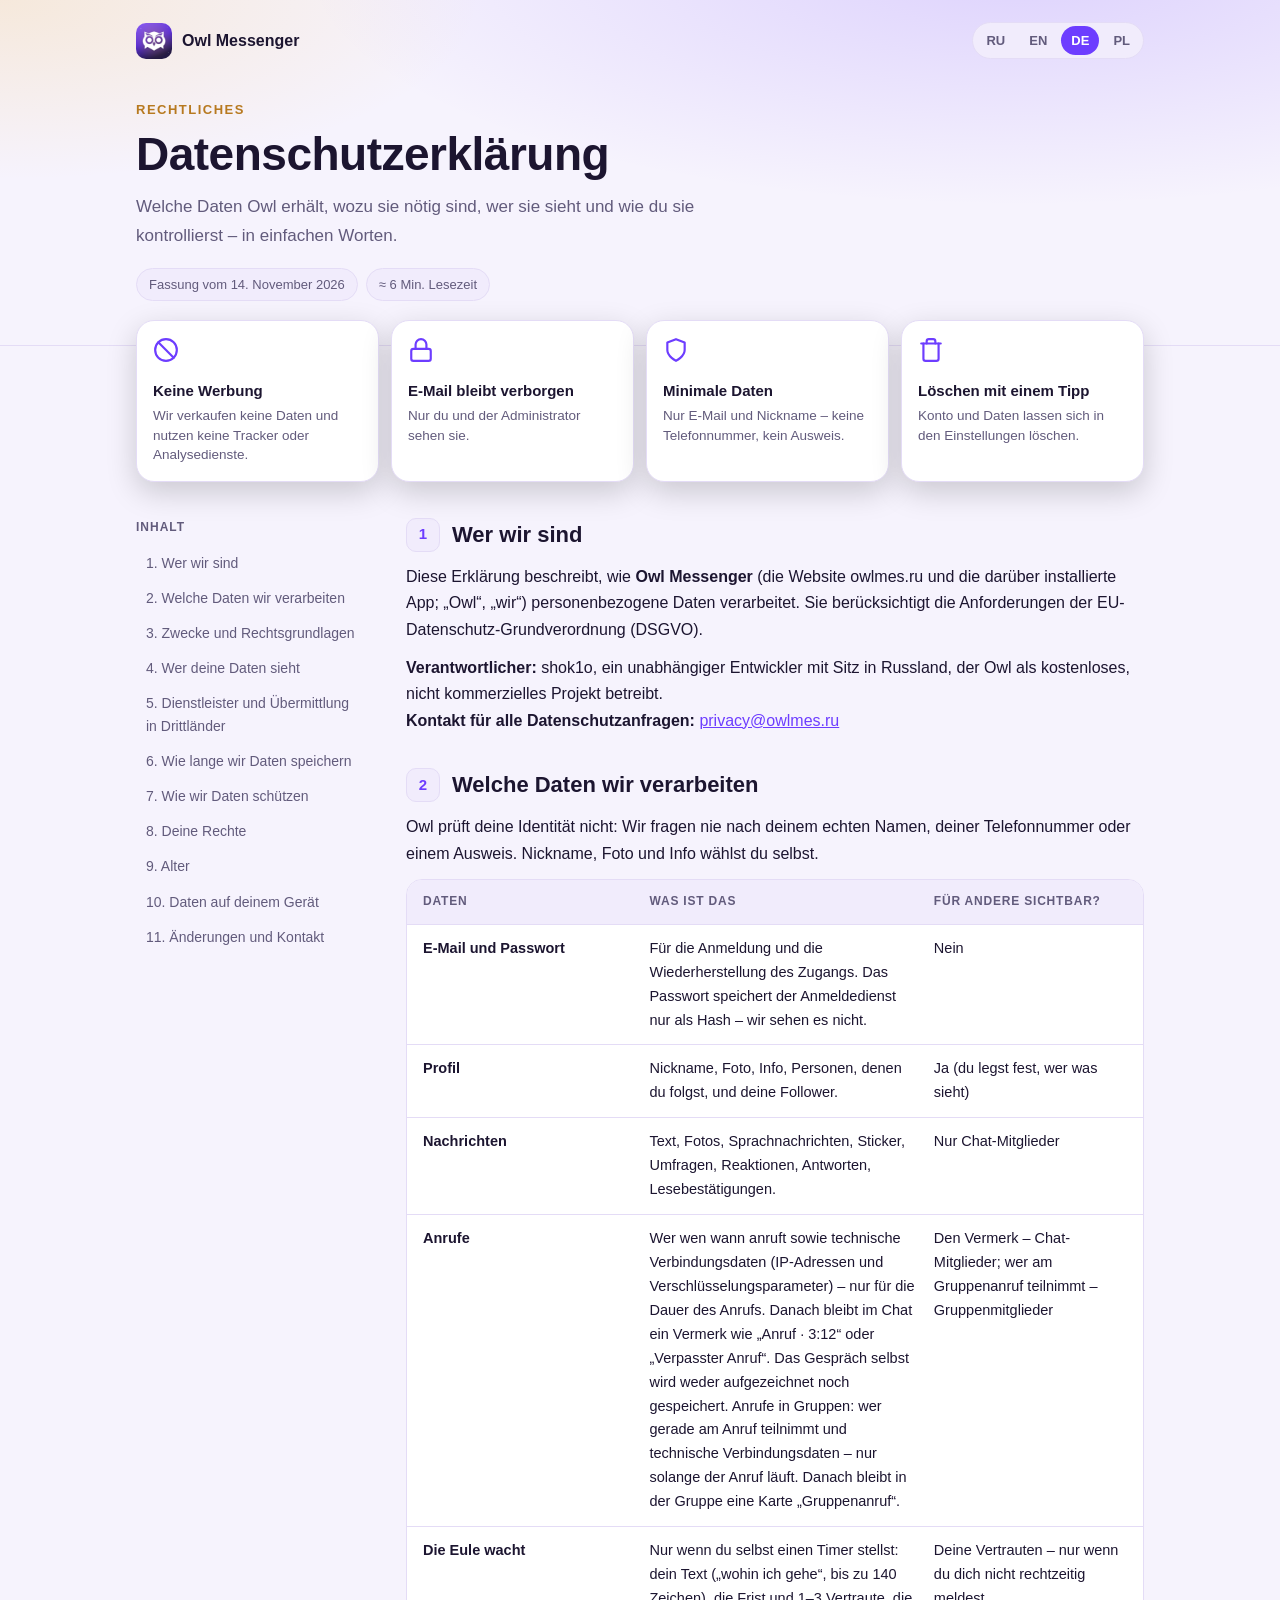
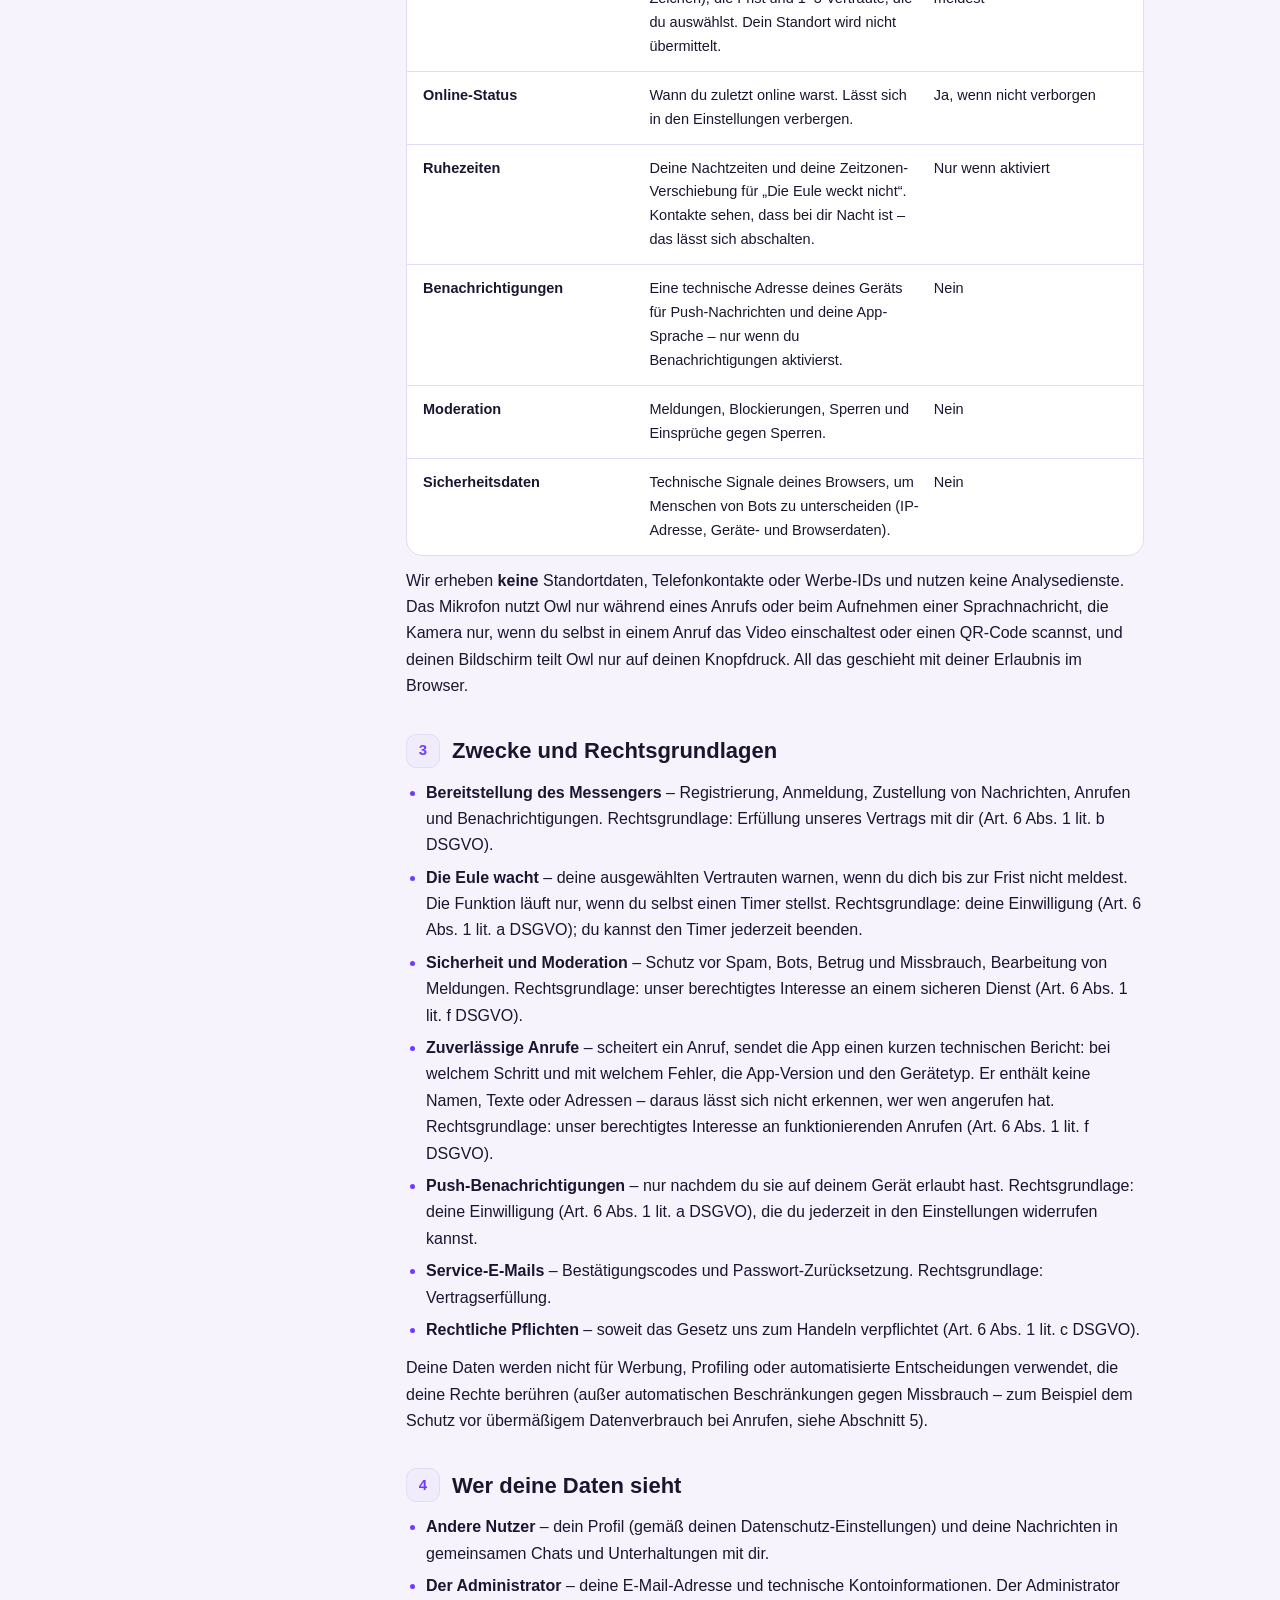
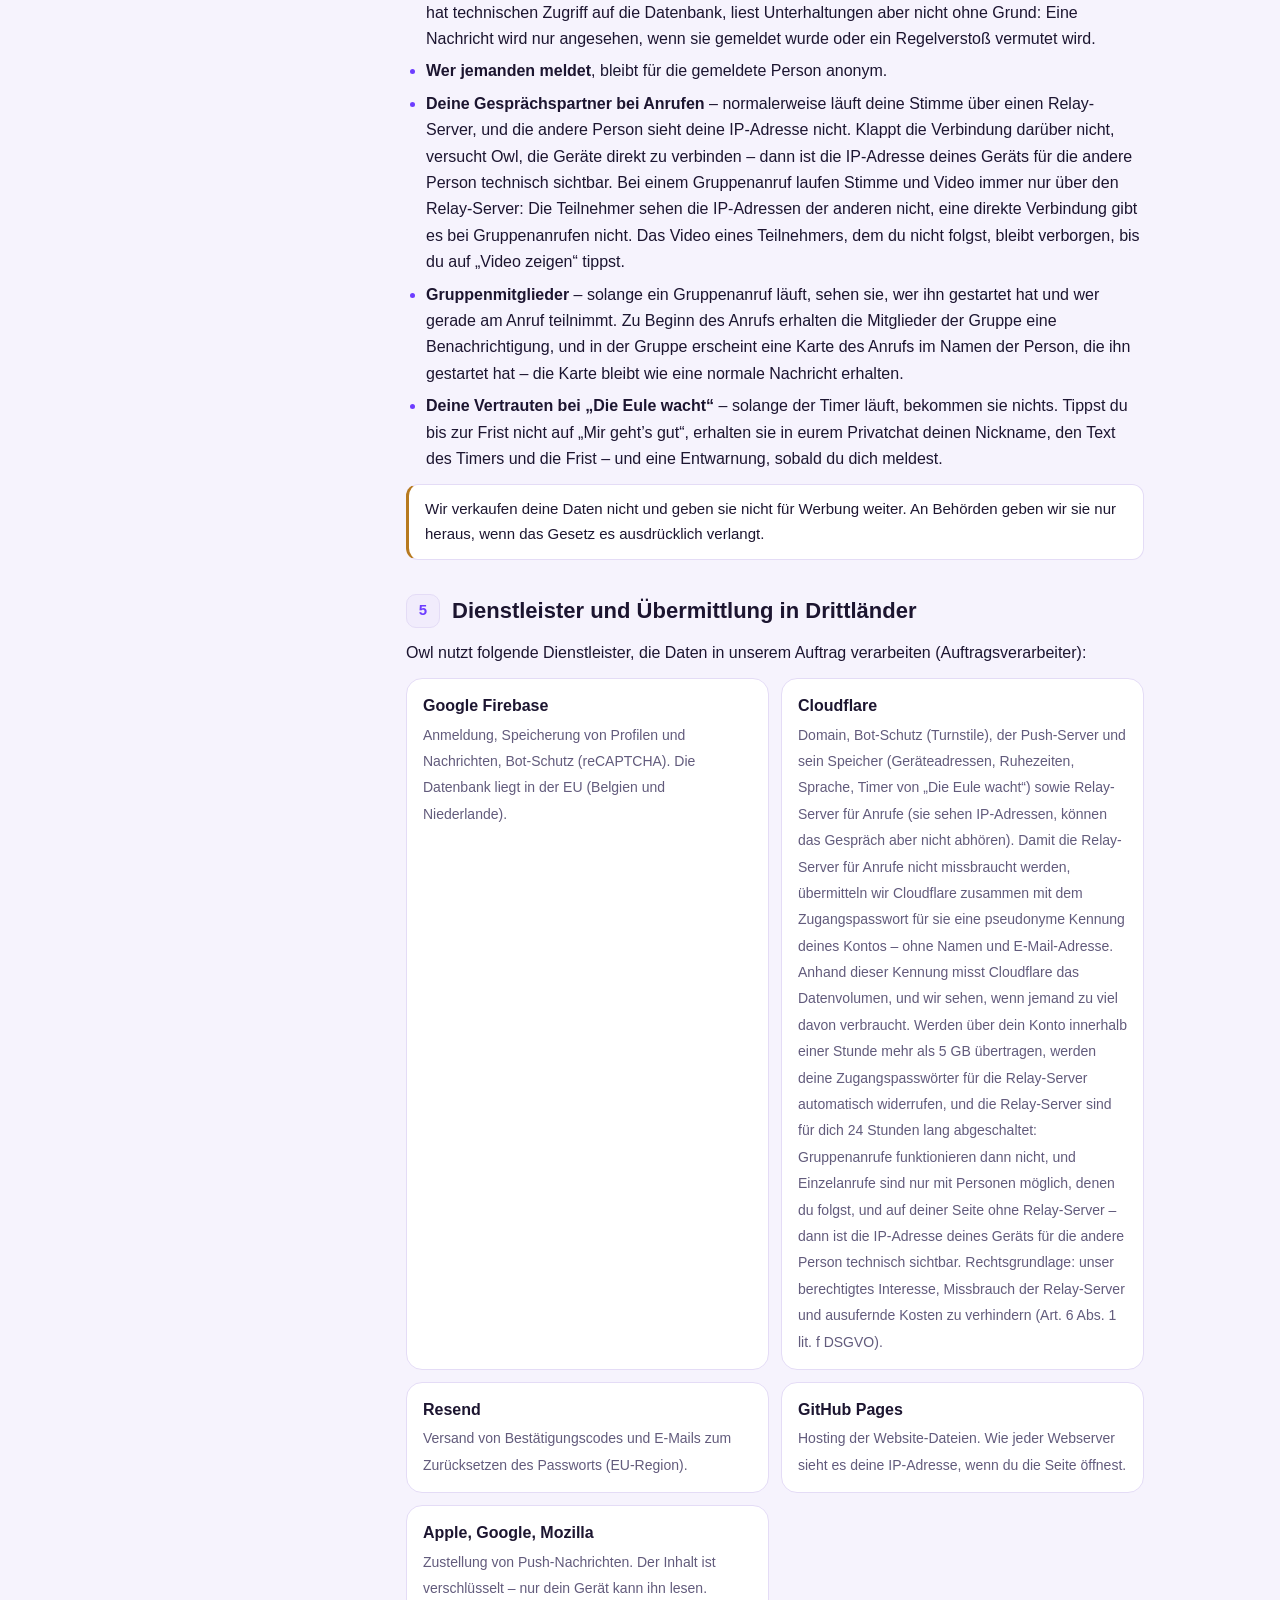
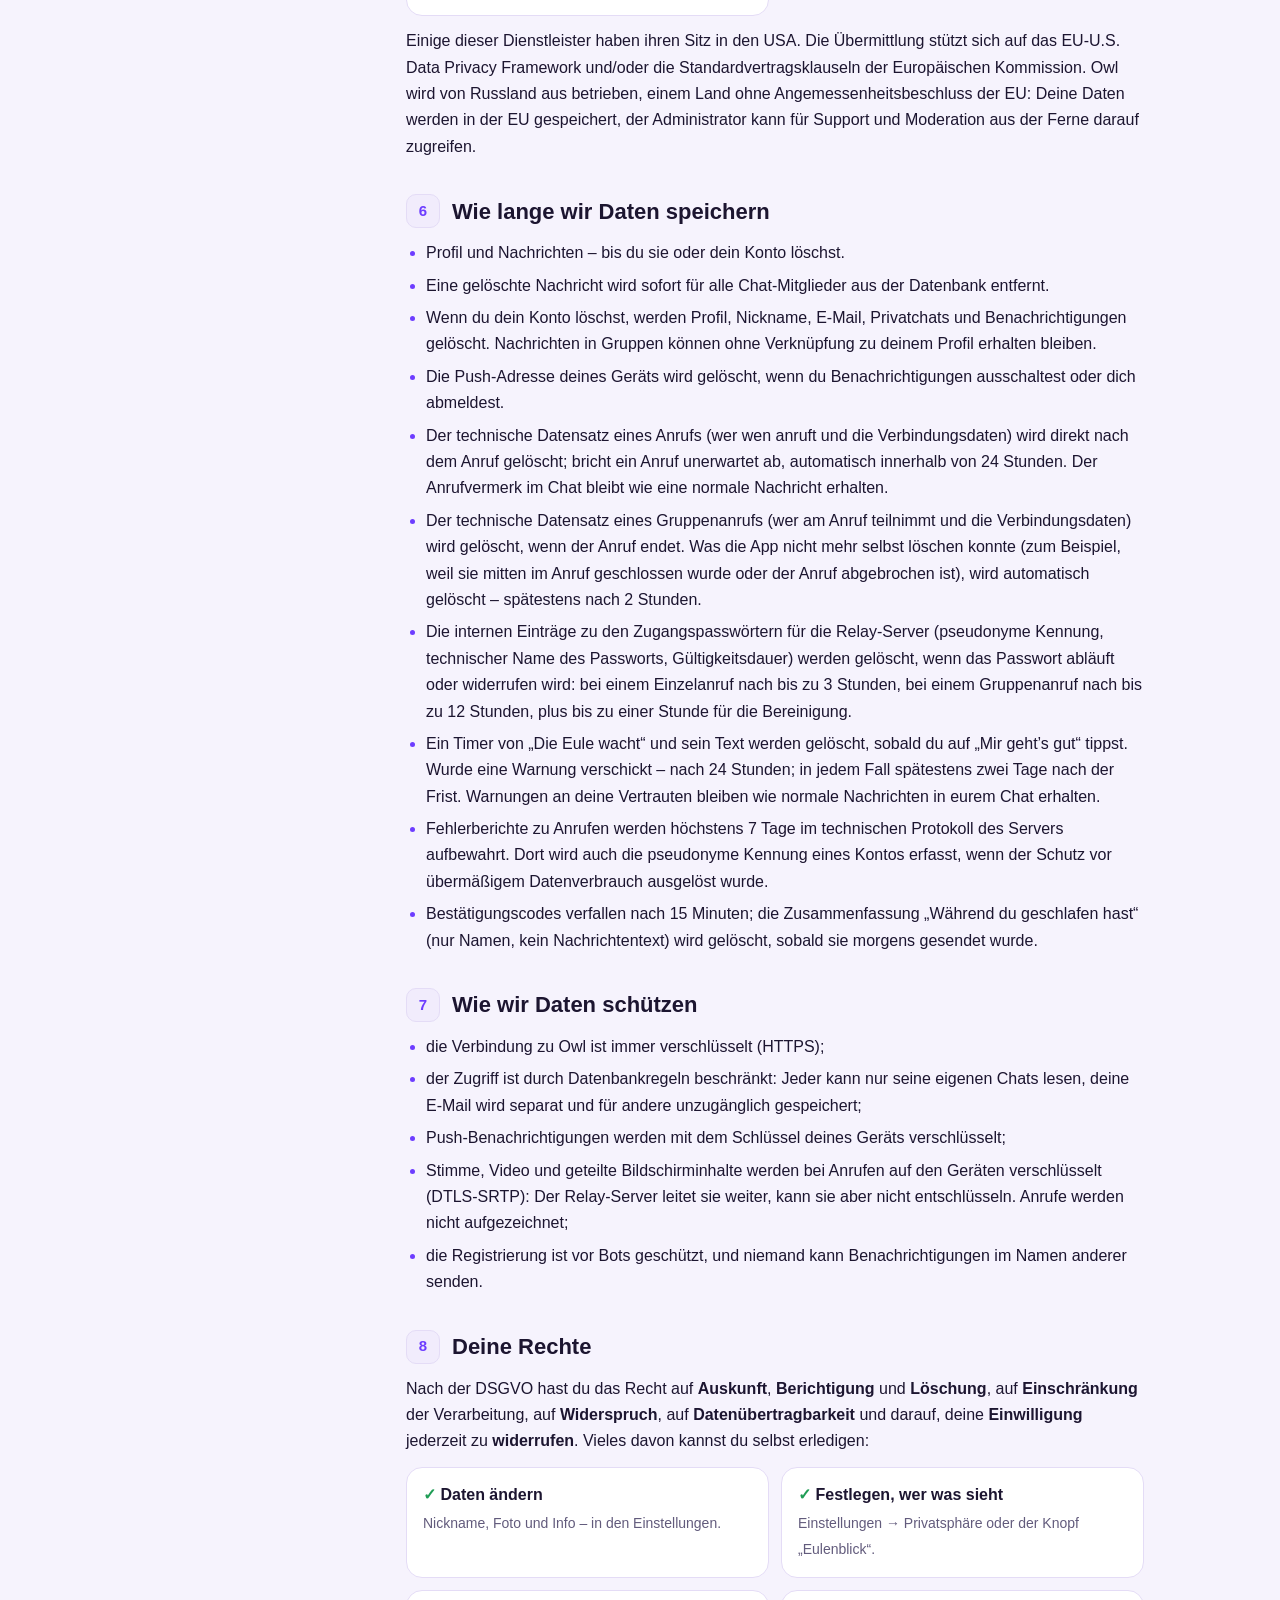
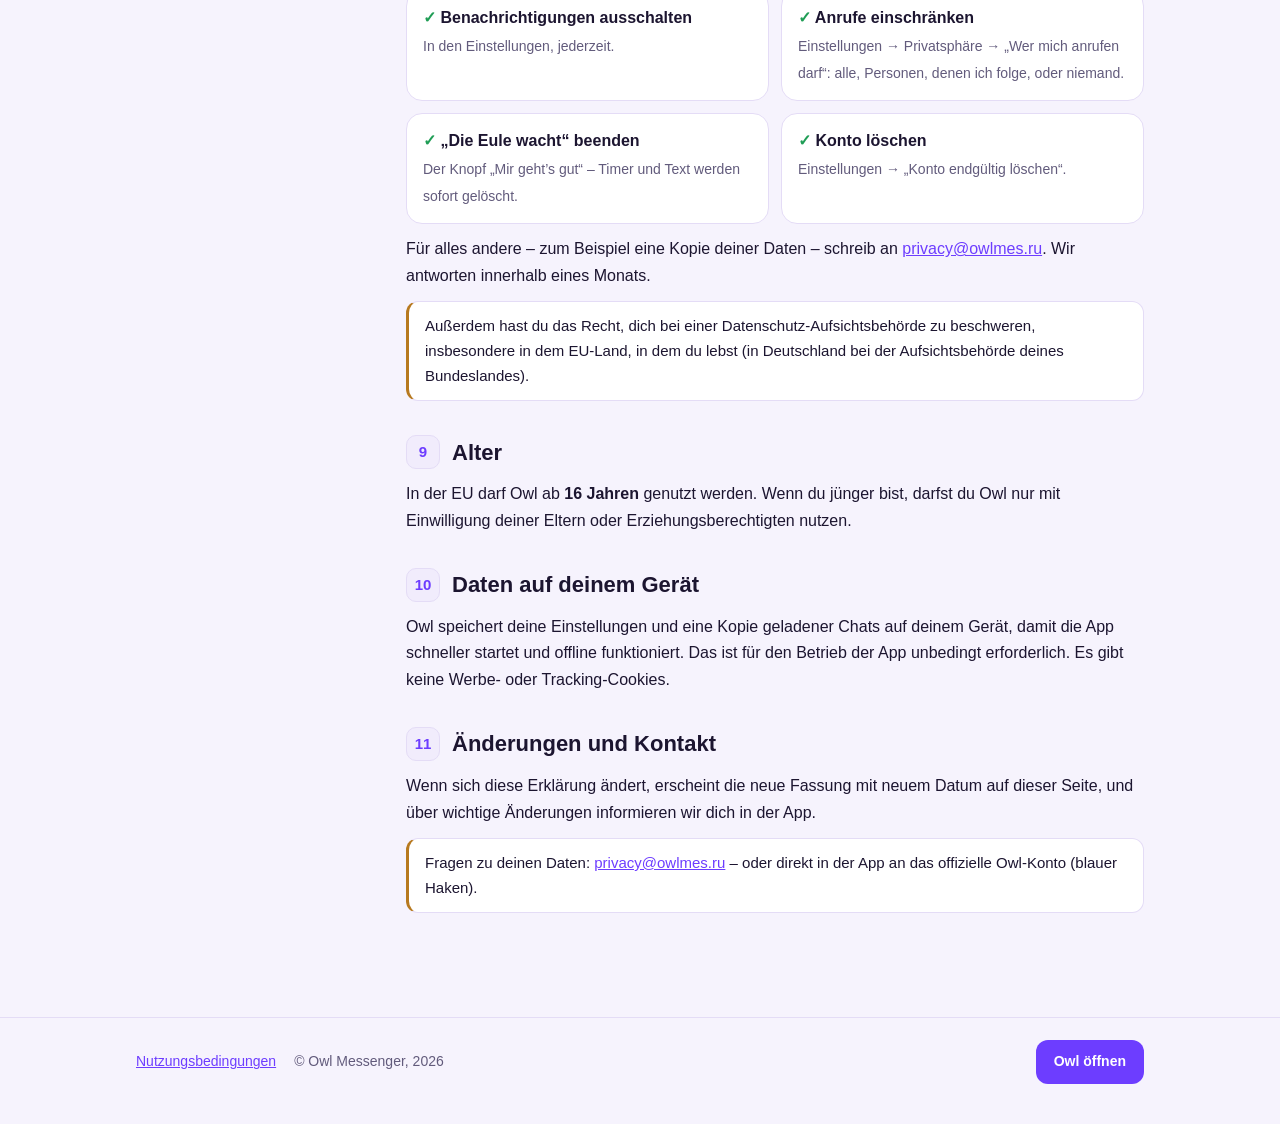
<file: privacy-de.html>
<!DOCTYPE html>
<html lang="de">
<head>
<meta charset="utf-8">
<!-- Защита от чужих скриптов (CSP): только свои файлы — оформление legal.css, иконка, защита от рамки. Без inline-кода и inline-стилей -->
<meta http-equiv="Content-Security-Policy" content="default-src 'none'; script-src 'self'; style-src 'self'; img-src 'self'; object-src 'none'; base-uri 'none'; form-action 'none'">
<script src="/frame-guard.js?v=1"></script>
<meta name="viewport" content="width=device-width, initial-scale=1">
<title>Datenschutzerklärung — Owl Messenger</title>
<meta name="description" content="Welche Daten Owl Messenger verarbeitet, wozu und wie du sie kontrollierst.">
<meta name="theme-color" content="#141120">
<link rel="icon" href="/icon-192.png">
<link rel="alternate" hreflang="ru" href="https://owlmes.ru/privacy.html"><link rel="alternate" hreflang="en" href="https://owlmes.ru/privacy-en.html"><link rel="alternate" hreflang="de" href="https://owlmes.ru/privacy-de.html"><link rel="alternate" hreflang="pl" href="https://owlmes.ru/privacy-pl.html">
<link rel="stylesheet" href="/legal.css?v=1">
</head>
<body>

<header class="hero"><div class="hero-in">
  <div class="top"><a class="brand" href="/"><img src="/icon-192.png" alt="">Owl Messenger</a><nav class="langs" aria-label="Language"><a href="/privacy.html" hreflang="ru" lang="ru">RU</a><a href="/privacy-en.html" hreflang="en" lang="en">EN</a><a href="/privacy-de.html" class="on" hreflang="de" lang="de">DE</a><a href="/privacy-pl.html" hreflang="pl" lang="pl">PL</a></nav></div>
  <div class="eyebrow">Rechtliches</div>
  <h1>Datenschutzerklärung</h1>
  <p class="lead">Welche Daten Owl erhält, wozu sie nötig sind, wer sie sieht und wie du sie kontrollierst – in einfachen Worten.</p>
  <div class="meta"><span class="pill">Fassung vom 14. November 2026</span><span class="pill">≈ 6 Min. Lesezeit</span></div>
</div></header>

<div class="tldr">
  <div class="tl"><svg viewBox="0 0 24 24" fill="none" stroke="currentColor" stroke-width="2" stroke-linecap="round" stroke-linejoin="round"><circle cx="12" cy="12" r="10"/><line x1="4.9" y1="4.9" x2="19.1" y2="19.1"/></svg><b>Keine Werbung</b><span>Wir verkaufen keine Daten und nutzen keine Tracker oder Analysedienste.</span></div><div class="tl"><svg viewBox="0 0 24 24" fill="none" stroke="currentColor" stroke-width="2" stroke-linecap="round" stroke-linejoin="round"><rect x="3" y="11" width="18" height="11" rx="2"/><path d="M7 11V7a5 5 0 0 1 10 0v4"/></svg><b>E-Mail bleibt verborgen</b><span>Nur du und der Administrator sehen sie.</span></div><div class="tl"><svg viewBox="0 0 24 24" fill="none" stroke="currentColor" stroke-width="2" stroke-linecap="round" stroke-linejoin="round"><path d="M12 22s8-4 8-10V5l-8-3-8 3v7c0 6 8 10 8 10z"/></svg><b>Minimale Daten</b><span>Nur E-Mail und Nickname – keine Telefonnummer, kein Ausweis.</span></div><div class="tl"><svg viewBox="0 0 24 24" fill="none" stroke="currentColor" stroke-width="2" stroke-linecap="round" stroke-linejoin="round"><polyline points="3 6 5 6 21 6"/><path d="M19 6v14a2 2 0 0 1-2 2H7a2 2 0 0 1-2-2V6m3 0V4a2 2 0 0 1 2-2h4a2 2 0 0 1 2 2v2"/></svg><b>Löschen mit einem Tipp</b><span>Konto und Daten lassen sich in den Einstellungen löschen.</span></div>
</div>

<div class="layout">
  <nav class="toc">
    <b>Inhalt</b>
    <a href="#s1">1. Wer wir sind</a><a href="#s2">2. Welche Daten wir verarbeiten</a><a href="#s3">3. Zwecke und Rechtsgrundlagen</a><a href="#s4">4. Wer deine Daten sieht</a><a href="#s5">5. Dienstleister und Übermittlung in Drittländer</a><a href="#s6">6. Wie lange wir Daten speichern</a><a href="#s7">7. Wie wir Daten schützen</a><a href="#s8">8. Deine Rechte</a><a href="#s9">9. Alter</a><a href="#s10">10. Daten auf deinem Gerät</a><a href="#s11">11. Änderungen und Kontakt</a>
  </nav>

  <main>
    <section id="s1">
      <h2><span class="n">1</span>Wer wir sind</h2>
      <p>Diese Erklärung beschreibt, wie <b>Owl Messenger</b> (die Website owlmes.ru und die darüber installierte App; „Owl“, „wir“) personenbezogene Daten verarbeitet. Sie berücksichtigt die Anforderungen der EU-Datenschutz-Grundverordnung (DSGVO).</p>
<p><b>Verantwortlicher:</b> shok1o, ein unabhängiger Entwickler mit Sitz in Russland, der Owl als kostenloses, nicht kommerzielles Projekt betreibt.<br><b>Kontakt für alle Datenschutzanfragen:</b> <a href="mailto:privacy@owlmes.ru">privacy@owlmes.ru</a></p>
    </section>

    <section id="s2">
      <h2><span class="n">2</span>Welche Daten wir verarbeiten</h2>
      <p>Owl prüft deine Identität nicht: Wir fragen nie nach deinem echten Namen, deiner Telefonnummer oder einem Ausweis. Nickname, Foto und Info wählst du selbst.</p>
<div class="table">
<div class="row"><span>Daten</span><span>Was ist das</span><span>Für andere sichtbar?</span></div>
<div class="row"><span><b>E-Mail und Passwort</b></span><span>Für die Anmeldung und die Wiederherstellung des Zugangs. Das Passwort speichert der Anmeldedienst nur als Hash – wir sehen es nicht.</span><span>Nein</span></div>
<div class="row"><span><b>Profil</b></span><span>Nickname, Foto, Info, Personen, denen du folgst, und deine Follower.</span><span>Ja (du legst fest, wer was sieht)</span></div>
<div class="row"><span><b>Nachrichten</b></span><span>Text, Fotos, Sprachnachrichten, Sticker, Umfragen, Reaktionen, Antworten, Lesebestätigungen.</span><span>Nur Chat-Mitglieder</span></div>
<div class="row"><span><b>Anrufe</b></span><span>Wer wen wann anruft sowie technische Verbindungsdaten (IP-Adressen und Verschlüsselungsparameter) – nur für die Dauer des Anrufs. Danach bleibt im Chat ein Vermerk wie „Anruf · 3:12“ oder „Verpasster Anruf“. Das Gespräch selbst wird weder aufgezeichnet noch gespeichert. Anrufe in Gruppen: wer gerade am Anruf teilnimmt und technische Verbindungsdaten – nur solange der Anruf läuft. Danach bleibt in der Gruppe eine Karte „Gruppenanruf“.</span><span>Den Vermerk – Chat-Mitglieder; wer am Gruppenanruf teilnimmt – Gruppenmitglieder</span></div>
<div class="row"><span><b>Die Eule wacht</b></span><span>Nur wenn du selbst einen Timer stellst: dein Text („wohin ich gehe“, bis zu 140 Zeichen), die Frist und 1–3 Vertraute, die du auswählst. Dein Standort wird nicht übermittelt.</span><span>Deine Vertrauten – nur wenn du dich nicht rechtzeitig meldest</span></div>
<div class="row"><span><b>Online-Status</b></span><span>Wann du zuletzt online warst. Lässt sich in den Einstellungen verbergen.</span><span>Ja, wenn nicht verborgen</span></div>
<div class="row"><span><b>Ruhezeiten</b></span><span>Deine Nachtzeiten und deine Zeitzonen-Verschiebung für „Die Eule weckt nicht“. Kontakte sehen, dass bei dir Nacht ist – das lässt sich abschalten.</span><span>Nur wenn aktiviert</span></div>
<div class="row"><span><b>Benachrichtigungen</b></span><span>Eine technische Adresse deines Geräts für Push-Nachrichten und deine App-Sprache – nur wenn du Benachrichtigungen aktivierst.</span><span>Nein</span></div>
<div class="row"><span><b>Moderation</b></span><span>Meldungen, Blockierungen, Sperren und Einsprüche gegen Sperren.</span><span>Nein</span></div>
<div class="row"><span><b>Sicherheitsdaten</b></span><span>Technische Signale deines Browsers, um Menschen von Bots zu unterscheiden (IP-Adresse, Geräte- und Browserdaten).</span><span>Nein</span></div>
</div>
<p class="gap-top">Wir erheben <b>keine</b> Standortdaten, Telefonkontakte oder Werbe-IDs und nutzen keine Analysedienste. Das Mikrofon nutzt Owl nur während eines Anrufs oder beim Aufnehmen einer Sprachnachricht, die Kamera nur, wenn du selbst in einem Anruf das Video einschaltest oder einen QR-Code scannst, und deinen Bildschirm teilt Owl nur auf deinen Knopfdruck. All das geschieht mit deiner Erlaubnis im Browser.</p>
    </section>

    <section id="s3">
      <h2><span class="n">3</span>Zwecke und Rechtsgrundlagen</h2>
      <ul>
<li><b>Bereitstellung des Messengers</b> – Registrierung, Anmeldung, Zustellung von Nachrichten, Anrufen und Benachrichtigungen. Rechtsgrundlage: Erfüllung unseres Vertrags mit dir (Art. 6 Abs. 1 lit. b DSGVO).</li>
<li><b>Die Eule wacht</b> – deine ausgewählten Vertrauten warnen, wenn du dich bis zur Frist nicht meldest. Die Funktion läuft nur, wenn du selbst einen Timer stellst. Rechtsgrundlage: deine Einwilligung (Art. 6 Abs. 1 lit. a DSGVO); du kannst den Timer jederzeit beenden.</li>
<li><b>Sicherheit und Moderation</b> – Schutz vor Spam, Bots, Betrug und Missbrauch, Bearbeitung von Meldungen. Rechtsgrundlage: unser berechtigtes Interesse an einem sicheren Dienst (Art. 6 Abs. 1 lit. f DSGVO).</li>
<li><b>Zuverlässige Anrufe</b> – scheitert ein Anruf, sendet die App einen kurzen technischen Bericht: bei welchem Schritt und mit welchem Fehler, die App-Version und den Gerätetyp. Er enthält keine Namen, Texte oder Adressen – daraus lässt sich nicht erkennen, wer wen angerufen hat. Rechtsgrundlage: unser berechtigtes Interesse an funktionierenden Anrufen (Art. 6 Abs. 1 lit. f DSGVO).</li>
<li><b>Push-Benachrichtigungen</b> – nur nachdem du sie auf deinem Gerät erlaubt hast. Rechtsgrundlage: deine Einwilligung (Art. 6 Abs. 1 lit. a DSGVO), die du jederzeit in den Einstellungen widerrufen kannst.</li>
<li><b>Service-E-Mails</b> – Bestätigungscodes und Passwort-Zurücksetzung. Rechtsgrundlage: Vertragserfüllung.</li>
<li><b>Rechtliche Pflichten</b> – soweit das Gesetz uns zum Handeln verpflichtet (Art. 6 Abs. 1 lit. c DSGVO).</li>
</ul>
<p>Deine Daten werden nicht für Werbung, Profiling oder automatisierte Entscheidungen verwendet, die deine Rechte berühren (außer automatischen Beschränkungen gegen Missbrauch – zum Beispiel dem Schutz vor übermäßigem Datenverbrauch bei Anrufen, siehe Abschnitt 5).</p>
    </section>

    <section id="s4">
      <h2><span class="n">4</span>Wer deine Daten sieht</h2>
      <ul>
<li><b>Andere Nutzer</b> – dein Profil (gemäß deinen Datenschutz-Einstellungen) und deine Nachrichten in gemeinsamen Chats und Unterhaltungen mit dir.</li>
<li><b>Der Administrator</b> – deine E-Mail-Adresse und technische Kontoinformationen. Der Administrator hat technischen Zugriff auf die Datenbank, liest Unterhaltungen aber nicht ohne Grund: Eine Nachricht wird nur angesehen, wenn sie gemeldet wurde oder ein Regelverstoß vermutet wird.</li>
<li><b>Wer jemanden meldet</b>, bleibt für die gemeldete Person anonym.</li>
<li><b>Deine Gesprächspartner bei Anrufen</b> – normalerweise läuft deine Stimme über einen Relay-Server, und die andere Person sieht deine IP-Adresse nicht. Klappt die Verbindung darüber nicht, versucht Owl, die Geräte direkt zu verbinden – dann ist die IP-Adresse deines Geräts für die andere Person technisch sichtbar. Bei einem Gruppenanruf laufen Stimme und Video immer nur über den Relay-Server: Die Teilnehmer sehen die IP-Adressen der anderen nicht, eine direkte Verbindung gibt es bei Gruppenanrufen nicht. Das Video eines Teilnehmers, dem du nicht folgst, bleibt verborgen, bis du auf „Video zeigen“ tippst.</li>
<li><b>Gruppenmitglieder</b> – solange ein Gruppenanruf läuft, sehen sie, wer ihn gestartet hat und wer gerade am Anruf teilnimmt. Zu Beginn des Anrufs erhalten die Mitglieder der Gruppe eine Benachrichtigung, und in der Gruppe erscheint eine Karte des Anrufs im Namen der Person, die ihn gestartet hat – die Karte bleibt wie eine normale Nachricht erhalten.</li>
<li><b>Deine Vertrauten bei „Die Eule wacht“</b> – solange der Timer läuft, bekommen sie nichts. Tippst du bis zur Frist nicht auf „Mir geht’s gut“, erhalten sie in eurem Privatchat deinen Nickname, den Text des Timers und die Frist – und eine Entwarnung, sobald du dich meldest.</li>
</ul>
<p class="note">Wir verkaufen deine Daten nicht und geben sie nicht für Werbung weiter. An Behörden geben wir sie nur heraus, wenn das Gesetz es ausdrücklich verlangt.</p>
    </section>

    <section id="s5">
      <h2><span class="n">5</span>Dienstleister und Übermittlung in Drittländer</h2>
      <p>Owl nutzt folgende Dienstleister, die Daten in unserem Auftrag verarbeiten (Auftragsverarbeiter):</p>
<div class="grid2">
<div class="card"><b>Google Firebase</b><span>Anmeldung, Speicherung von Profilen und Nachrichten, Bot-Schutz (reCAPTCHA). Die Datenbank liegt in der EU (Belgien und Niederlande).</span></div>
<div class="card"><b>Cloudflare</b><span>Domain, Bot-Schutz (Turnstile), der Push-Server und sein Speicher (Geräteadressen, Ruhezeiten, Sprache, Timer von „Die Eule wacht“) sowie Relay-Server für Anrufe (sie sehen IP-Adressen, können das Gespräch aber nicht abhören). Damit die Relay-Server für Anrufe nicht missbraucht werden, übermitteln wir Cloudflare zusammen mit dem Zugangspasswort für sie eine pseudonyme Kennung deines Kontos – ohne Namen und E-Mail-Adresse. Anhand dieser Kennung misst Cloudflare das Datenvolumen, und wir sehen, wenn jemand zu viel davon verbraucht. Werden über dein Konto innerhalb einer Stunde mehr als 5 GB übertragen, werden deine Zugangspasswörter für die Relay-Server automatisch widerrufen, und die Relay-Server sind für dich 24 Stunden lang abgeschaltet: Gruppenanrufe funktionieren dann nicht, und Einzelanrufe sind nur mit Personen möglich, denen du folgst, und auf deiner Seite ohne Relay-Server – dann ist die IP-Adresse deines Geräts für die andere Person technisch sichtbar. Rechtsgrundlage: unser berechtigtes Interesse, Missbrauch der Relay-Server und ausufernde Kosten zu verhindern (Art. 6 Abs. 1 lit. f DSGVO).</span></div>
<div class="card"><b>Resend</b><span>Versand von Bestätigungscodes und E-Mails zum Zurücksetzen des Passworts (EU-Region).</span></div>
<div class="card"><b>GitHub Pages</b><span>Hosting der Website-Dateien. Wie jeder Webserver sieht es deine IP-Adresse, wenn du die Seite öffnest.</span></div>
<div class="card"><b>Apple, Google, Mozilla</b><span>Zustellung von Push-Nachrichten. Der Inhalt ist verschlüsselt – nur dein Gerät kann ihn lesen.</span></div>
</div>
<p class="gap-top">Einige dieser Dienstleister haben ihren Sitz in den USA. Die Übermittlung stützt sich auf das EU-U.S. Data Privacy Framework und/oder die Standardvertragsklauseln der Europäischen Kommission. Owl wird von Russland aus betrieben, einem Land ohne Angemessenheitsbeschluss der EU: Deine Daten werden in der EU gespeichert, der Administrator kann für Support und Moderation aus der Ferne darauf zugreifen.</p>
    </section>

    <section id="s6">
      <h2><span class="n">6</span>Wie lange wir Daten speichern</h2>
      <ul>
<li>Profil und Nachrichten – bis du sie oder dein Konto löschst.</li>
<li>Eine gelöschte Nachricht wird sofort für alle Chat-Mitglieder aus der Datenbank entfernt.</li>
<li>Wenn du dein Konto löschst, werden Profil, Nickname, E-Mail, Privatchats und Benachrichtigungen gelöscht. Nachrichten in Gruppen können ohne Verknüpfung zu deinem Profil erhalten bleiben.</li>
<li>Die Push-Adresse deines Geräts wird gelöscht, wenn du Benachrichtigungen ausschaltest oder dich abmeldest.</li>
<li>Der technische Datensatz eines Anrufs (wer wen anruft und die Verbindungsdaten) wird direkt nach dem Anruf gelöscht; bricht ein Anruf unerwartet ab, automatisch innerhalb von 24 Stunden. Der Anrufvermerk im Chat bleibt wie eine normale Nachricht erhalten.</li>
<li>Der technische Datensatz eines Gruppenanrufs (wer am Anruf teilnimmt und die Verbindungsdaten) wird gelöscht, wenn der Anruf endet. Was die App nicht mehr selbst löschen konnte (zum Beispiel, weil sie mitten im Anruf geschlossen wurde oder der Anruf abgebrochen ist), wird automatisch gelöscht – spätestens nach 2 Stunden.</li>
<li>Die internen Einträge zu den Zugangspasswörtern für die Relay-Server (pseudonyme Kennung, technischer Name des Passworts, Gültigkeitsdauer) werden gelöscht, wenn das Passwort abläuft oder widerrufen wird: bei einem Einzelanruf nach bis zu 3 Stunden, bei einem Gruppenanruf nach bis zu 12 Stunden, plus bis zu einer Stunde für die Bereinigung.</li>
<li>Ein Timer von „Die Eule wacht“ und sein Text werden gelöscht, sobald du auf „Mir geht’s gut“ tippst. Wurde eine Warnung verschickt – nach 24 Stunden; in jedem Fall spätestens zwei Tage nach der Frist. Warnungen an deine Vertrauten bleiben wie normale Nachrichten in eurem Chat erhalten.</li>
<li>Fehlerberichte zu Anrufen werden höchstens 7 Tage im technischen Protokoll des Servers aufbewahrt. Dort wird auch die pseudonyme Kennung eines Kontos erfasst, wenn der Schutz vor übermäßigem Datenverbrauch ausgelöst wurde.</li>
<li>Bestätigungscodes verfallen nach 15 Minuten; die Zusammenfassung „Während du geschlafen hast“ (nur Namen, kein Nachrichtentext) wird gelöscht, sobald sie morgens gesendet wurde.</li>
</ul>
    </section>

    <section id="s7">
      <h2><span class="n">7</span>Wie wir Daten schützen</h2>
      <ul>
<li>die Verbindung zu Owl ist immer verschlüsselt (HTTPS);</li>
<li>der Zugriff ist durch Datenbankregeln beschränkt: Jeder kann nur seine eigenen Chats lesen, deine E-Mail wird separat und für andere unzugänglich gespeichert;</li>
<li>Push-Benachrichtigungen werden mit dem Schlüssel deines Geräts verschlüsselt;</li>
<li>Stimme, Video und geteilte Bildschirminhalte werden bei Anrufen auf den Geräten verschlüsselt (DTLS-SRTP): Der Relay-Server leitet sie weiter, kann sie aber nicht entschlüsseln. Anrufe werden nicht aufgezeichnet;</li>
<li>die Registrierung ist vor Bots geschützt, und niemand kann Benachrichtigungen im Namen anderer senden.</li>
</ul>
    </section>

    <section id="s8" class="rights">
      <h2><span class="n">8</span>Deine Rechte</h2>
      <p>Nach der DSGVO hast du das Recht auf <b>Auskunft</b>, <b>Berichtigung</b> und <b>Löschung</b>, auf <b>Einschränkung</b> der Verarbeitung, auf <b>Widerspruch</b>, auf <b>Datenübertragbarkeit</b> und darauf, deine <b>Einwilligung</b> jederzeit zu <b>widerrufen</b>. Vieles davon kannst du selbst erledigen:</p>
<div class="grid2">
<div class="card"><b>Daten ändern</b><span>Nickname, Foto und Info – in den Einstellungen.</span></div>
<div class="card"><b>Festlegen, wer was sieht</b><span>Einstellungen → Privatsphäre oder der Knopf „Eulenblick“.</span></div>
<div class="card"><b>Benachrichtigungen ausschalten</b><span>In den Einstellungen, jederzeit.</span></div>
<div class="card"><b>Anrufe einschränken</b><span>Einstellungen → Privatsphäre → „Wer mich anrufen darf“: alle, Personen, denen ich folge, oder niemand.</span></div>
<div class="card"><b>„Die Eule wacht“ beenden</b><span>Der Knopf „Mir geht’s gut“ – Timer und Text werden sofort gelöscht.</span></div>
<div class="card"><b>Konto löschen</b><span>Einstellungen → „Konto endgültig löschen“.</span></div>
</div>
<p class="gap-top">Für alles andere – zum Beispiel eine Kopie deiner Daten – schreib an <a href="mailto:privacy@owlmes.ru">privacy@owlmes.ru</a>. Wir antworten innerhalb eines Monats.</p>
<p class="note">Außerdem hast du das Recht, dich bei einer Datenschutz-Aufsichtsbehörde zu beschweren, insbesondere in dem EU-Land, in dem du lebst (in Deutschland bei der Aufsichtsbehörde deines Bundeslandes).</p>
    </section>

    <section id="s9">
      <h2><span class="n">9</span>Alter</h2>
      <p>In der EU darf Owl ab <b>16 Jahren</b> genutzt werden. Wenn du jünger bist, darfst du Owl nur mit Einwilligung deiner Eltern oder Erziehungsberechtigten nutzen.</p>
    </section>

    <section id="s10">
      <h2><span class="n">10</span>Daten auf deinem Gerät</h2>
      <p>Owl speichert deine Einstellungen und eine Kopie geladener Chats auf deinem Gerät, damit die App schneller startet und offline funktioniert. Das ist für den Betrieb der App unbedingt erforderlich. Es gibt keine Werbe- oder Tracking-Cookies.</p>
    </section>

    <section id="s11">
      <h2><span class="n">11</span>Änderungen und Kontakt</h2>
      <p>Wenn sich diese Erklärung ändert, erscheint die neue Fassung mit neuem Datum auf dieser Seite, und über wichtige Änderungen informieren wir dich in der App.</p>
<p class="note">Fragen zu deinen Daten: <a href="mailto:privacy@owlmes.ru">privacy@owlmes.ru</a> – oder direkt in der App an das offizielle Owl-Konto (blauer Haken).</p>
    </section>
  </main>
</div>

<footer><div class="foot">
  <a href="/terms-de.html">Nutzungsbedingungen</a>
  <span>© Owl Messenger, 2026</span>
  <a class="cta" href="/">Owl öffnen</a>
</div></footer>

</body>
</html>
</file>
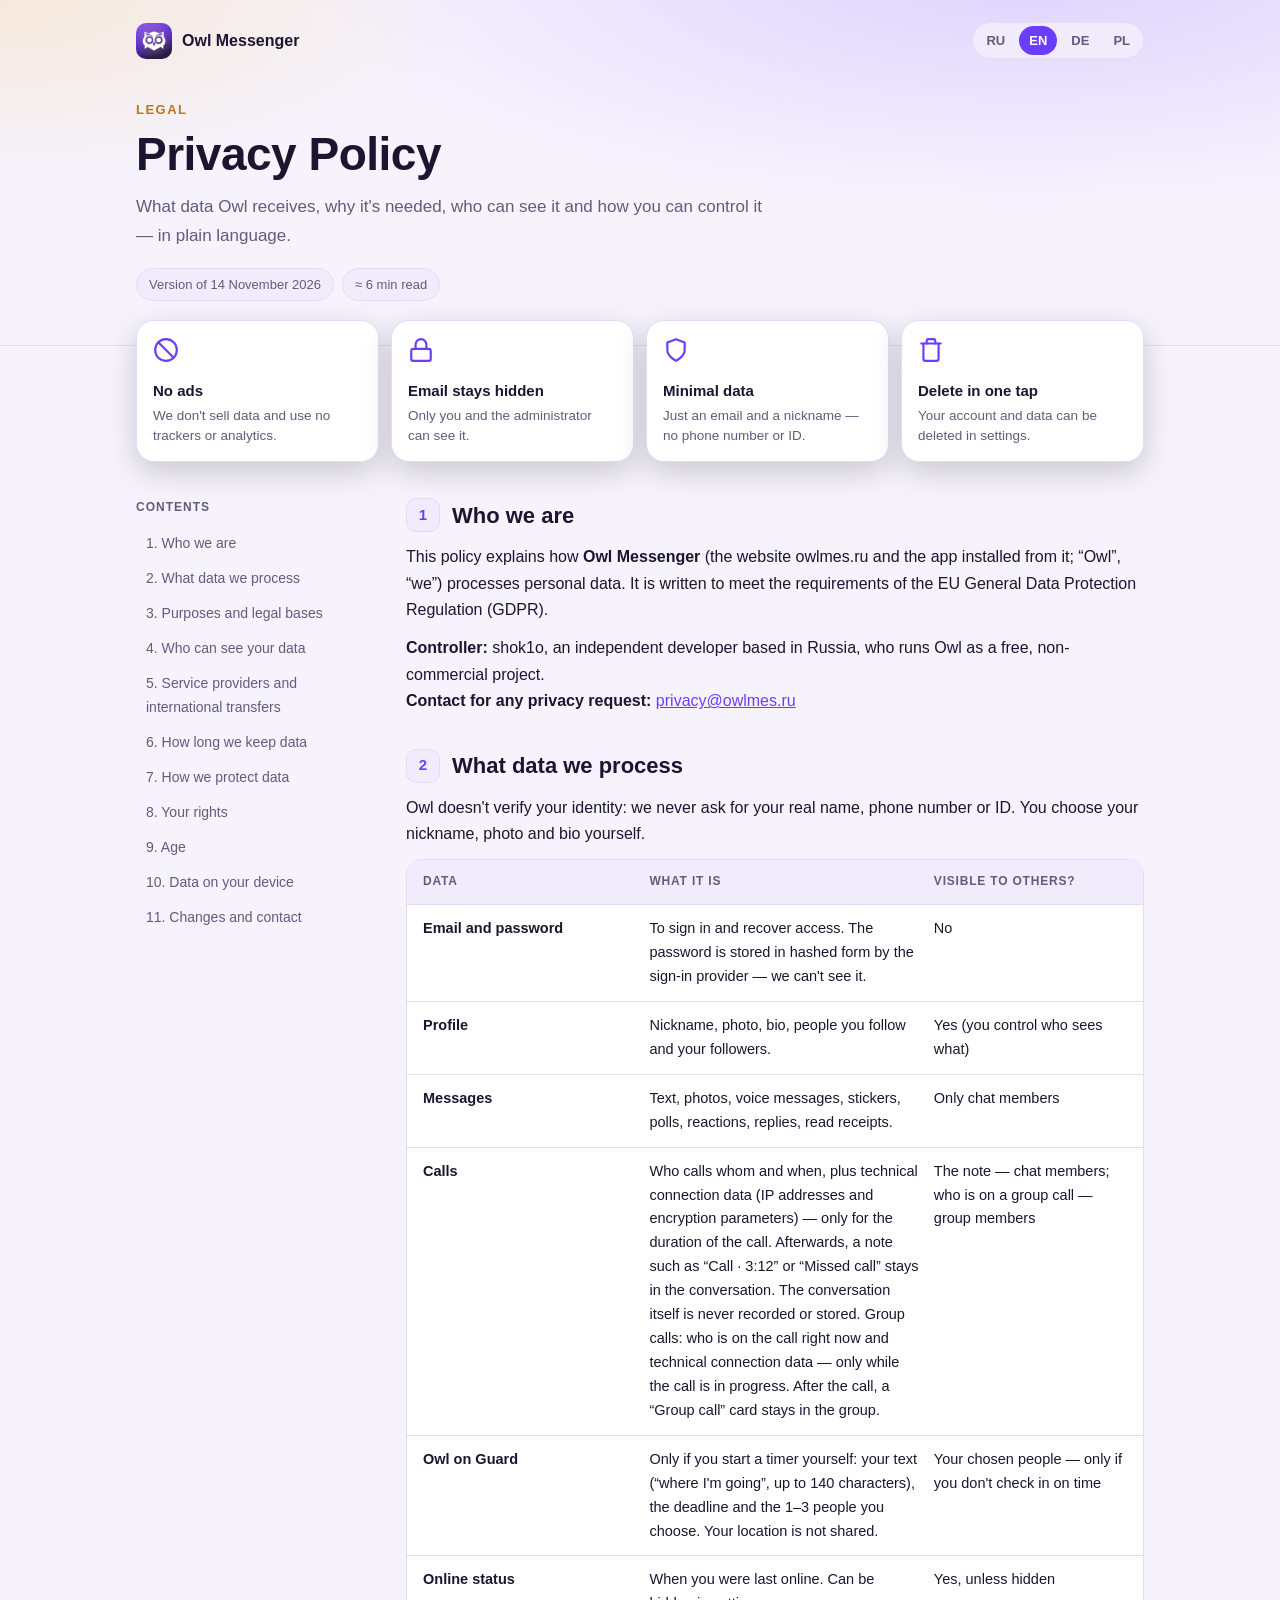
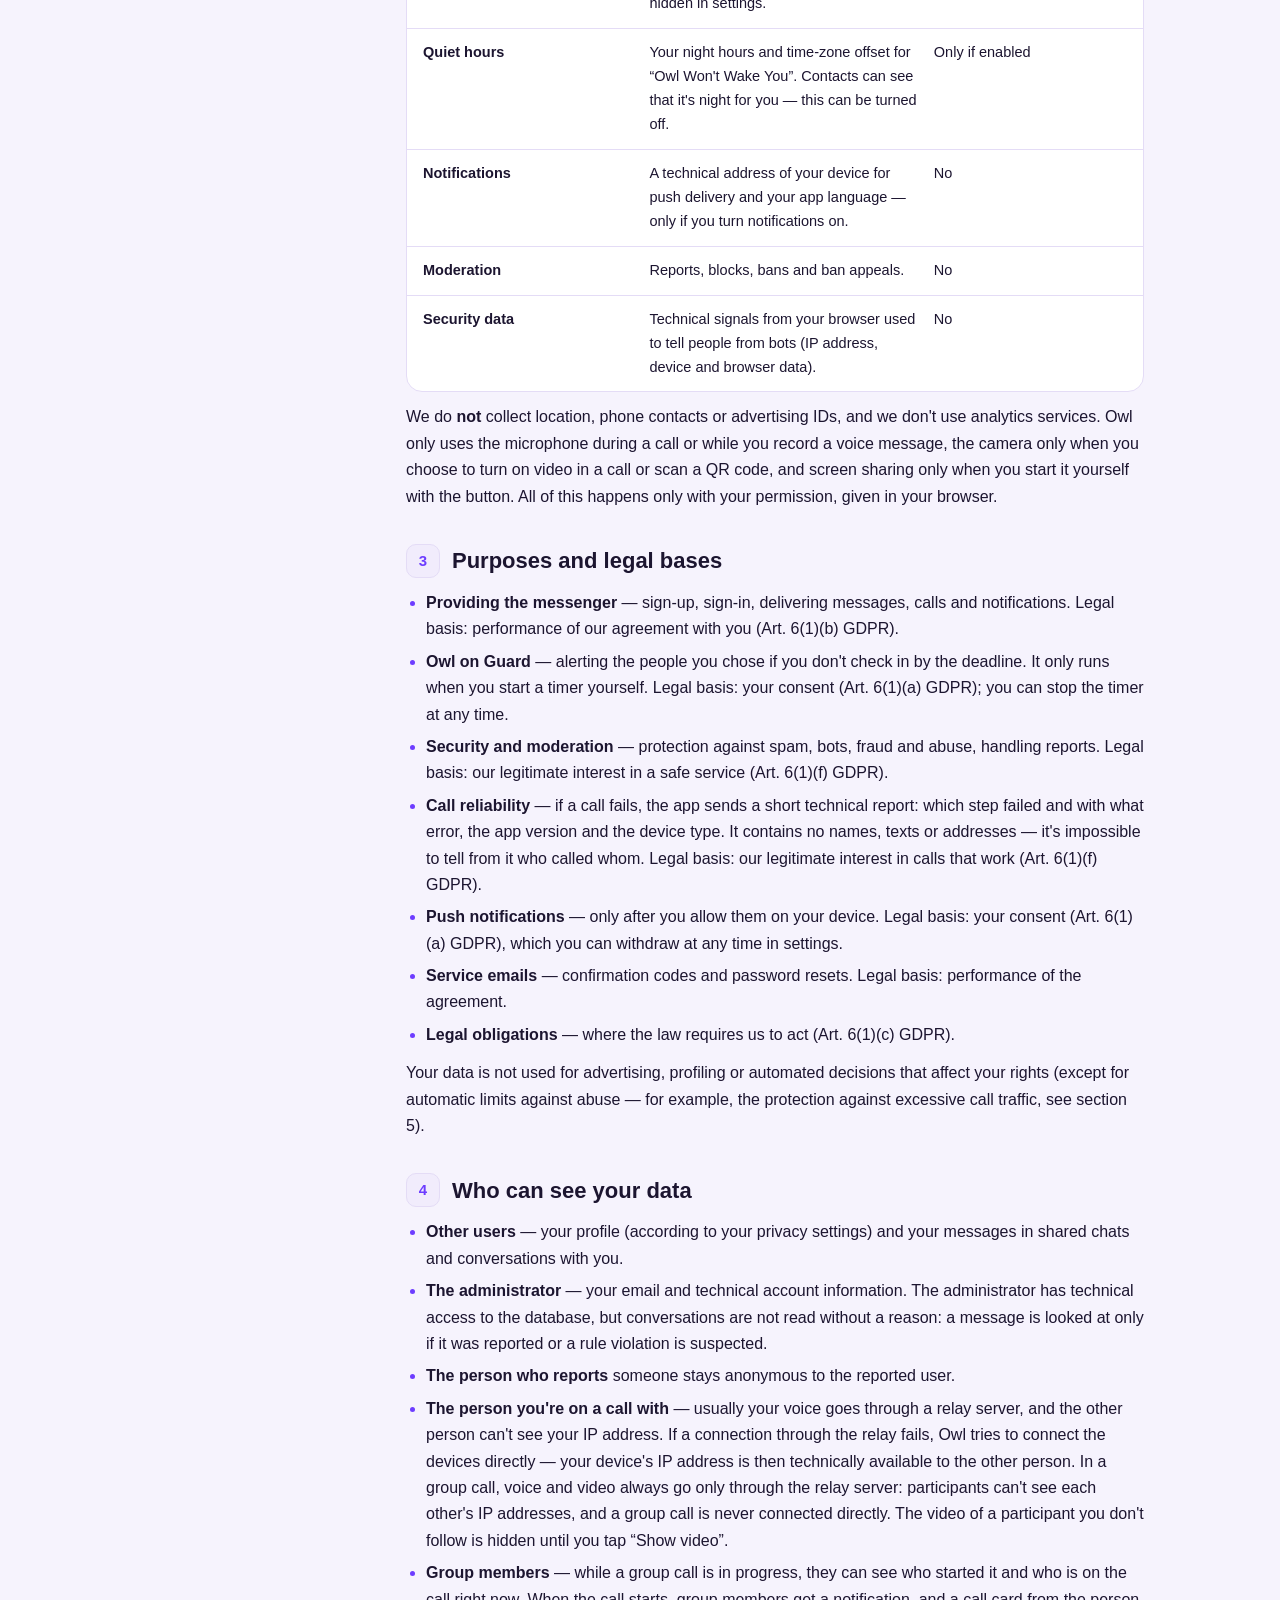
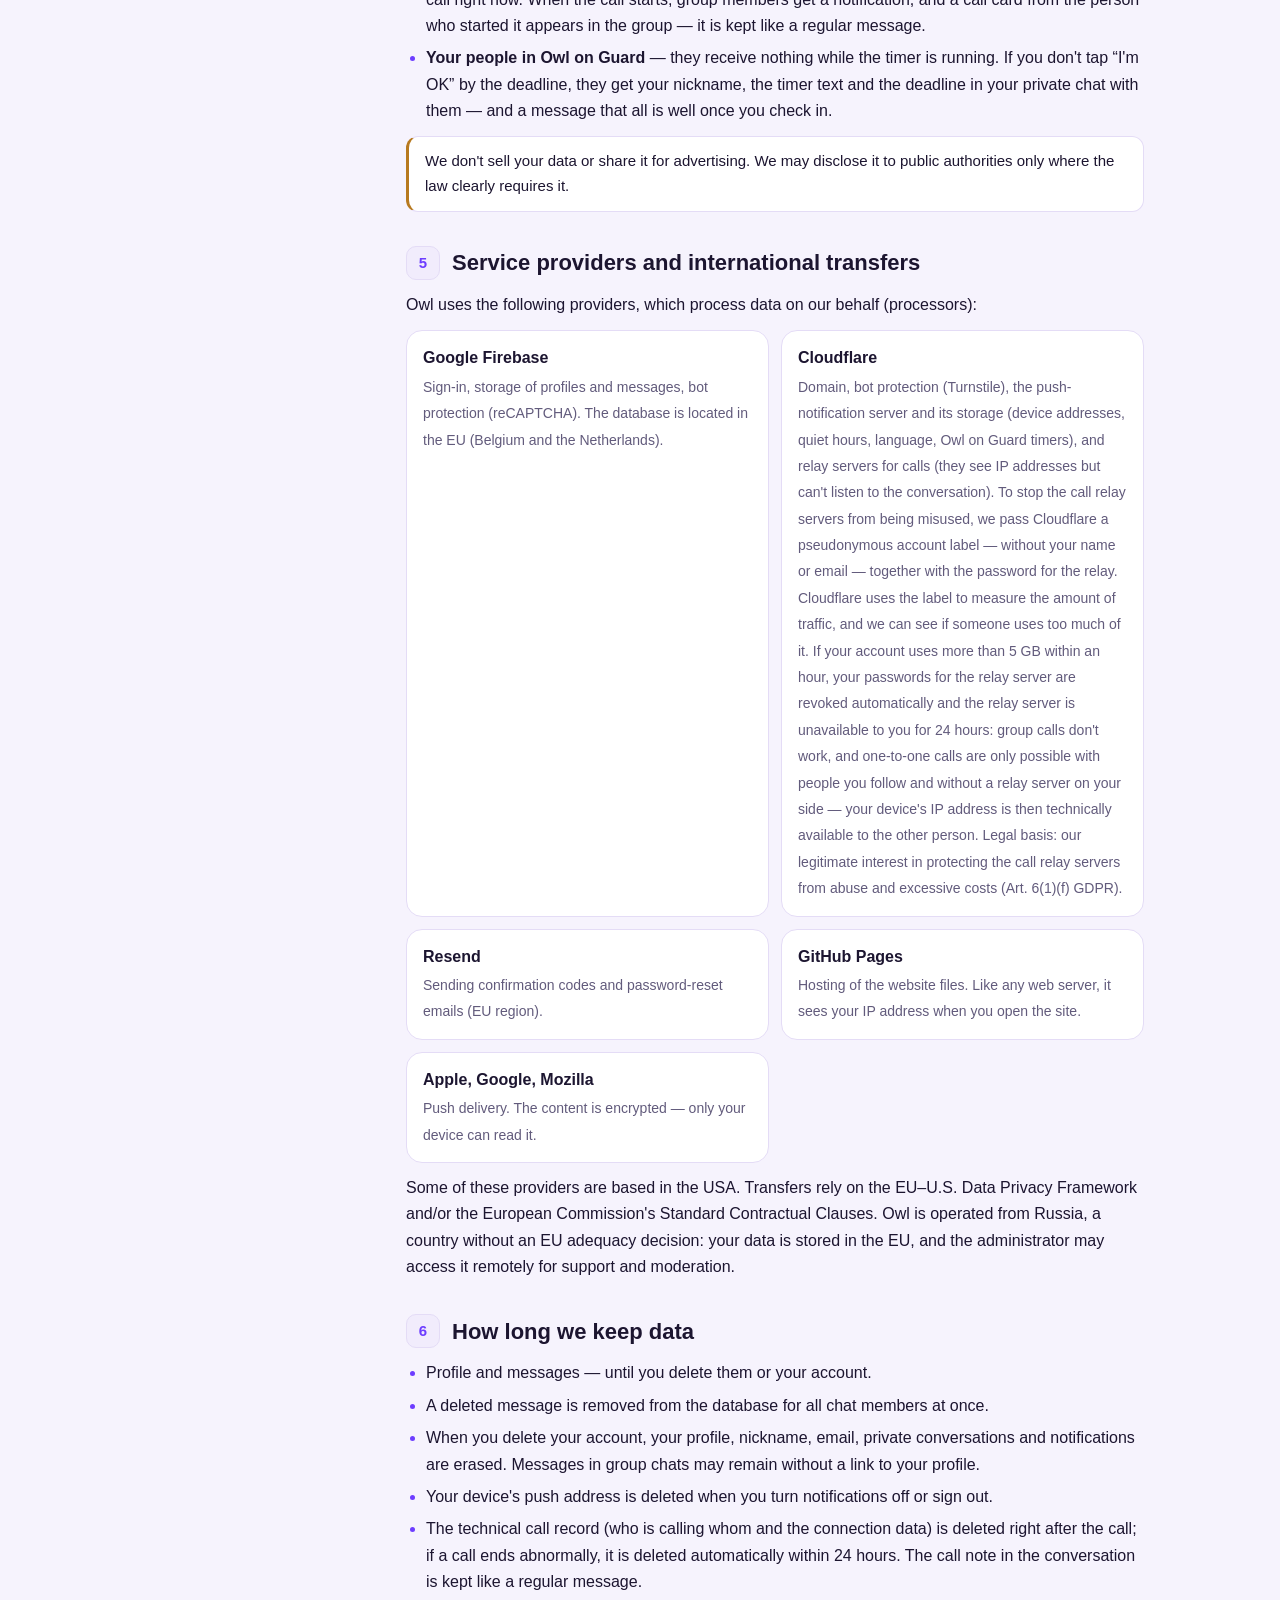
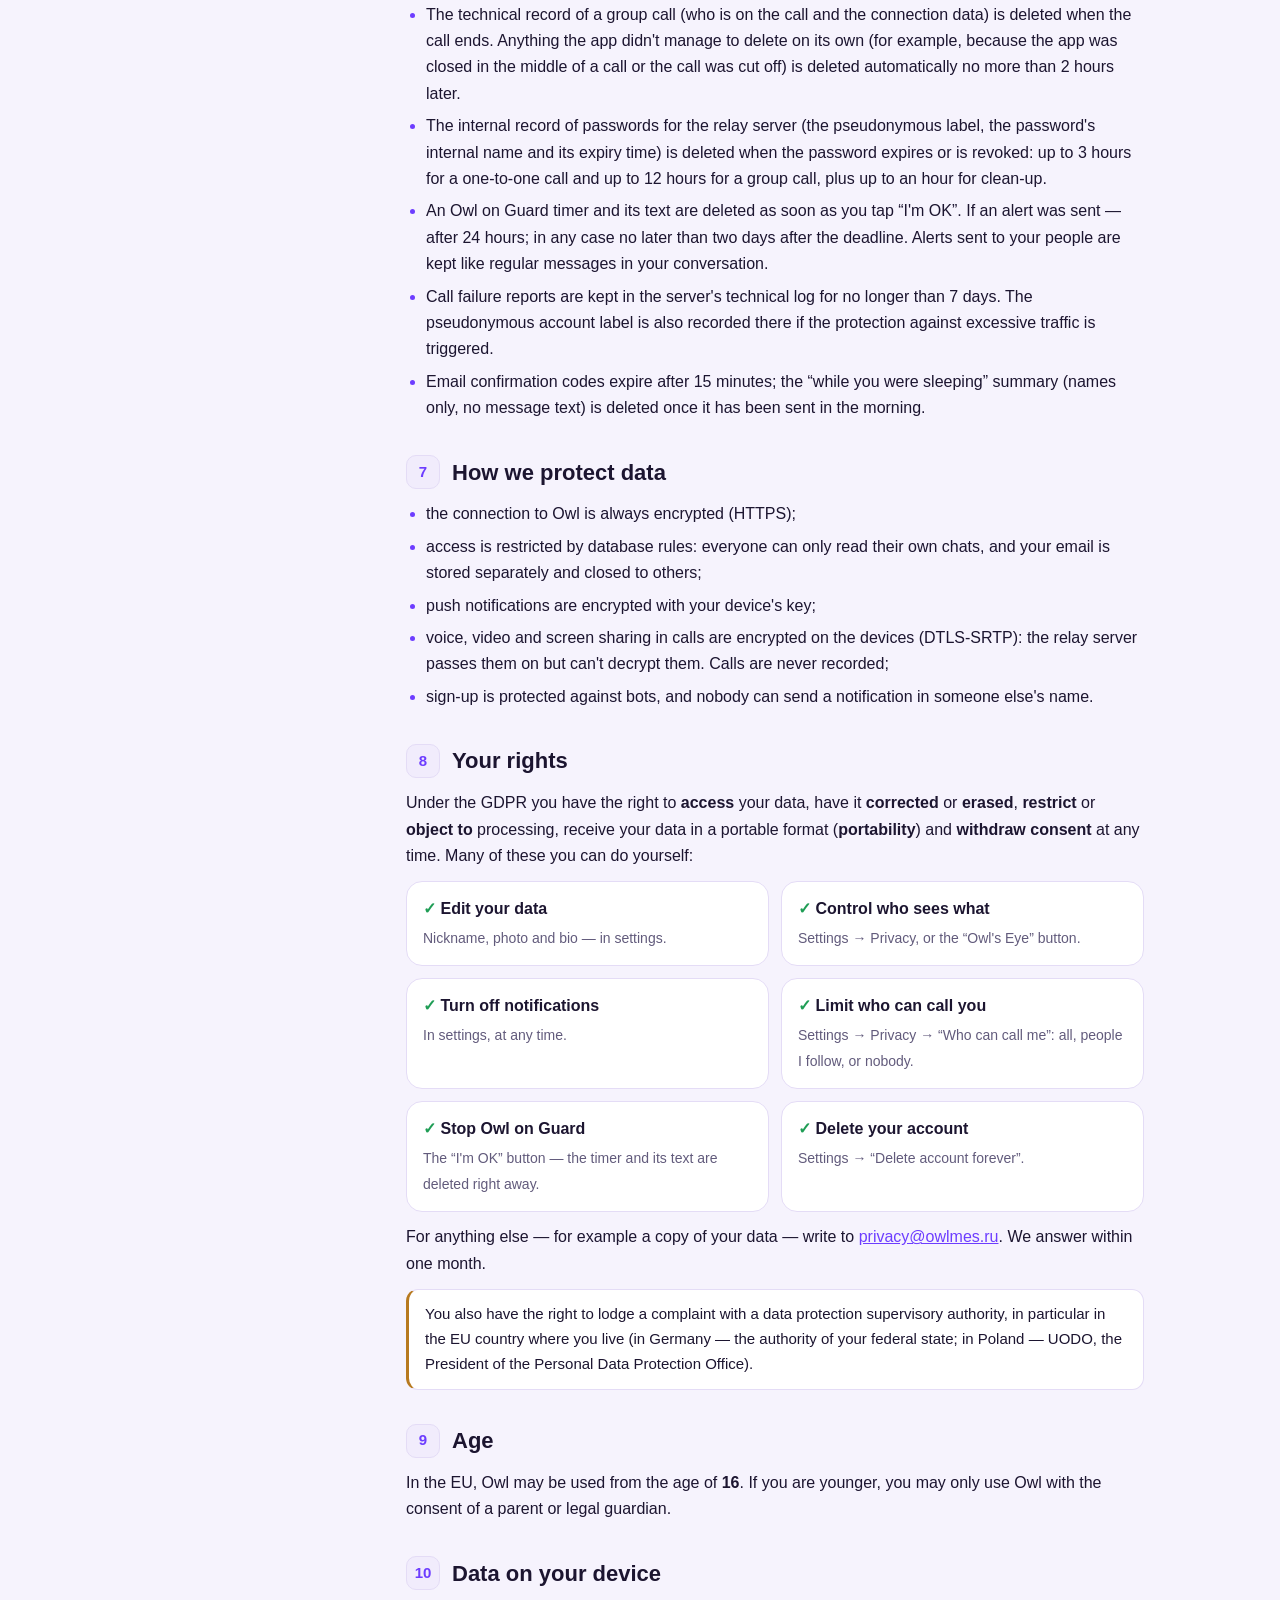
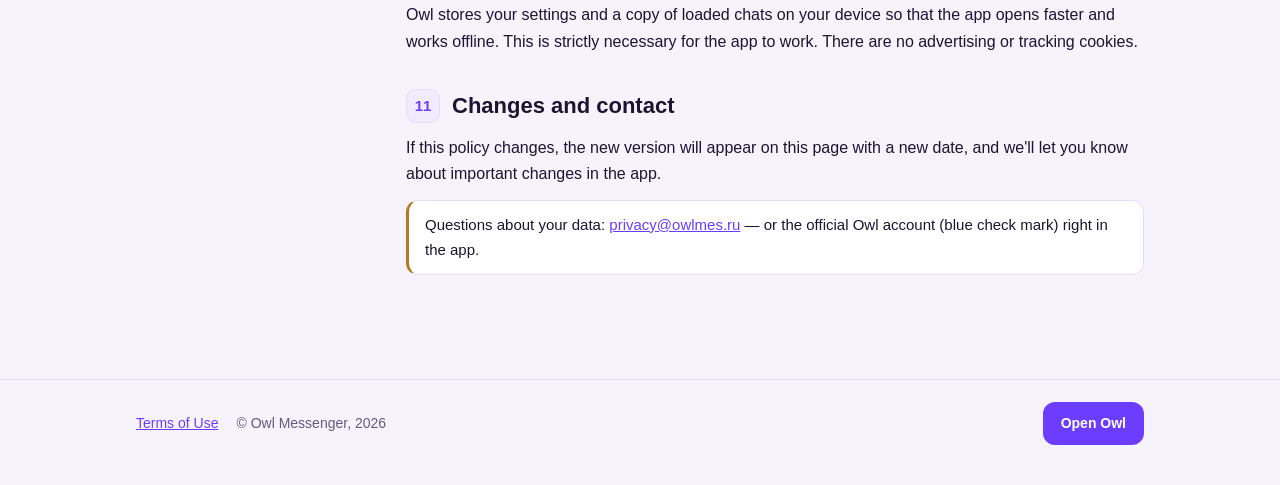
<file: privacy-en.html>
<!DOCTYPE html>
<html lang="en">
<head>
<meta charset="utf-8">
<!-- Защита от чужих скриптов (CSP): только свои файлы — оформление legal.css, иконка, защита от рамки. Без inline-кода и inline-стилей -->
<meta http-equiv="Content-Security-Policy" content="default-src 'none'; script-src 'self'; style-src 'self'; img-src 'self'; object-src 'none'; base-uri 'none'; form-action 'none'">
<script src="/frame-guard.js?v=1"></script>
<meta name="viewport" content="width=device-width, initial-scale=1">
<title>Privacy Policy — Owl Messenger</title>
<meta name="description" content="What data Owl Messenger processes, why, and how you can control it.">
<meta name="theme-color" content="#141120">
<link rel="icon" href="/icon-192.png">
<link rel="alternate" hreflang="ru" href="https://owlmes.ru/privacy.html"><link rel="alternate" hreflang="en" href="https://owlmes.ru/privacy-en.html"><link rel="alternate" hreflang="de" href="https://owlmes.ru/privacy-de.html"><link rel="alternate" hreflang="pl" href="https://owlmes.ru/privacy-pl.html">
<link rel="stylesheet" href="/legal.css?v=1">
</head>
<body>

<header class="hero"><div class="hero-in">
  <div class="top"><a class="brand" href="/"><img src="/icon-192.png" alt="">Owl Messenger</a><nav class="langs" aria-label="Language"><a href="/privacy.html" hreflang="ru" lang="ru">RU</a><a href="/privacy-en.html" class="on" hreflang="en" lang="en">EN</a><a href="/privacy-de.html" hreflang="de" lang="de">DE</a><a href="/privacy-pl.html" hreflang="pl" lang="pl">PL</a></nav></div>
  <div class="eyebrow">Legal</div>
  <h1>Privacy Policy</h1>
  <p class="lead">What data Owl receives, why it's needed, who can see it and how you can control it — in plain language.</p>
  <div class="meta"><span class="pill">Version of 14 November 2026</span><span class="pill">≈ 6 min read</span></div>
</div></header>

<div class="tldr">
  <div class="tl"><svg viewBox="0 0 24 24" fill="none" stroke="currentColor" stroke-width="2" stroke-linecap="round" stroke-linejoin="round"><circle cx="12" cy="12" r="10"/><line x1="4.9" y1="4.9" x2="19.1" y2="19.1"/></svg><b>No ads</b><span>We don't sell data and use no trackers or analytics.</span></div><div class="tl"><svg viewBox="0 0 24 24" fill="none" stroke="currentColor" stroke-width="2" stroke-linecap="round" stroke-linejoin="round"><rect x="3" y="11" width="18" height="11" rx="2"/><path d="M7 11V7a5 5 0 0 1 10 0v4"/></svg><b>Email stays hidden</b><span>Only you and the administrator can see it.</span></div><div class="tl"><svg viewBox="0 0 24 24" fill="none" stroke="currentColor" stroke-width="2" stroke-linecap="round" stroke-linejoin="round"><path d="M12 22s8-4 8-10V5l-8-3-8 3v7c0 6 8 10 8 10z"/></svg><b>Minimal data</b><span>Just an email and a nickname — no phone number or ID.</span></div><div class="tl"><svg viewBox="0 0 24 24" fill="none" stroke="currentColor" stroke-width="2" stroke-linecap="round" stroke-linejoin="round"><polyline points="3 6 5 6 21 6"/><path d="M19 6v14a2 2 0 0 1-2 2H7a2 2 0 0 1-2-2V6m3 0V4a2 2 0 0 1 2-2h4a2 2 0 0 1 2 2v2"/></svg><b>Delete in one tap</b><span>Your account and data can be deleted in settings.</span></div>
</div>

<div class="layout">
  <nav class="toc">
    <b>Contents</b>
    <a href="#s1">1. Who we are</a><a href="#s2">2. What data we process</a><a href="#s3">3. Purposes and legal bases</a><a href="#s4">4. Who can see your data</a><a href="#s5">5. Service providers and international transfers</a><a href="#s6">6. How long we keep data</a><a href="#s7">7. How we protect data</a><a href="#s8">8. Your rights</a><a href="#s9">9. Age</a><a href="#s10">10. Data on your device</a><a href="#s11">11. Changes and contact</a>
  </nav>

  <main>
    <section id="s1">
      <h2><span class="n">1</span>Who we are</h2>
      <p>This policy explains how <b>Owl Messenger</b> (the website owlmes.ru and the app installed from it; “Owl”, “we”) processes personal data. It is written to meet the requirements of the EU General Data Protection Regulation (GDPR).</p>
<p><b>Controller:</b> shok1o, an independent developer based in Russia, who runs Owl as a free, non-commercial project.<br><b>Contact for any privacy request:</b> <a href="mailto:privacy@owlmes.ru">privacy@owlmes.ru</a></p>
    </section>

    <section id="s2">
      <h2><span class="n">2</span>What data we process</h2>
      <p>Owl doesn't verify your identity: we never ask for your real name, phone number or ID. You choose your nickname, photo and bio yourself.</p>
<div class="table">
<div class="row"><span>Data</span><span>What it is</span><span>Visible to others?</span></div>
<div class="row"><span><b>Email and password</b></span><span>To sign in and recover access. The password is stored in hashed form by the sign-in provider — we can't see it.</span><span>No</span></div>
<div class="row"><span><b>Profile</b></span><span>Nickname, photo, bio, people you follow and your followers.</span><span>Yes (you control who sees what)</span></div>
<div class="row"><span><b>Messages</b></span><span>Text, photos, voice messages, stickers, polls, reactions, replies, read receipts.</span><span>Only chat members</span></div>
<div class="row"><span><b>Calls</b></span><span>Who calls whom and when, plus technical connection data (IP addresses and encryption parameters) — only for the duration of the call. Afterwards, a note such as “Call · 3:12” or “Missed call” stays in the conversation. The conversation itself is never recorded or stored. Group calls: who is on the call right now and technical connection data — only while the call is in progress. After the call, a “Group call” card stays in the group.</span><span>The note — chat members; who is on a group call — group members</span></div>
<div class="row"><span><b>Owl on Guard</b></span><span>Only if you start a timer yourself: your text (“where I'm going”, up to 140 characters), the deadline and the 1–3 people you choose. Your location is not shared.</span><span>Your chosen people — only if you don't check in on time</span></div>
<div class="row"><span><b>Online status</b></span><span>When you were last online. Can be hidden in settings.</span><span>Yes, unless hidden</span></div>
<div class="row"><span><b>Quiet hours</b></span><span>Your night hours and time-zone offset for “Owl Won't Wake You”. Contacts can see that it's night for you — this can be turned off.</span><span>Only if enabled</span></div>
<div class="row"><span><b>Notifications</b></span><span>A technical address of your device for push delivery and your app language — only if you turn notifications on.</span><span>No</span></div>
<div class="row"><span><b>Moderation</b></span><span>Reports, blocks, bans and ban appeals.</span><span>No</span></div>
<div class="row"><span><b>Security data</b></span><span>Technical signals from your browser used to tell people from bots (IP address, device and browser data).</span><span>No</span></div>
</div>
<p class="gap-top">We do <b>not</b> collect location, phone contacts or advertising IDs, and we don't use analytics services. Owl only uses the microphone during a call or while you record a voice message, the camera only when you choose to turn on video in a call or scan a QR code, and screen sharing only when you start it yourself with the button. All of this happens only with your permission, given in your browser.</p>
    </section>

    <section id="s3">
      <h2><span class="n">3</span>Purposes and legal bases</h2>
      <ul>
<li><b>Providing the messenger</b> — sign-up, sign-in, delivering messages, calls and notifications. Legal basis: performance of our agreement with you (Art. 6(1)(b) GDPR).</li>
<li><b>Owl on Guard</b> — alerting the people you chose if you don't check in by the deadline. It only runs when you start a timer yourself. Legal basis: your consent (Art. 6(1)(a) GDPR); you can stop the timer at any time.</li>
<li><b>Security and moderation</b> — protection against spam, bots, fraud and abuse, handling reports. Legal basis: our legitimate interest in a safe service (Art. 6(1)(f) GDPR).</li>
<li><b>Call reliability</b> — if a call fails, the app sends a short technical report: which step failed and with what error, the app version and the device type. It contains no names, texts or addresses — it's impossible to tell from it who called whom. Legal basis: our legitimate interest in calls that work (Art. 6(1)(f) GDPR).</li>
<li><b>Push notifications</b> — only after you allow them on your device. Legal basis: your consent (Art. 6(1)(a) GDPR), which you can withdraw at any time in settings.</li>
<li><b>Service emails</b> — confirmation codes and password resets. Legal basis: performance of the agreement.</li>
<li><b>Legal obligations</b> — where the law requires us to act (Art. 6(1)(c) GDPR).</li>
</ul>
<p>Your data is not used for advertising, profiling or automated decisions that affect your rights (except for automatic limits against abuse — for example, the protection against excessive call traffic, see section 5).</p>
    </section>

    <section id="s4">
      <h2><span class="n">4</span>Who can see your data</h2>
      <ul>
<li><b>Other users</b> — your profile (according to your privacy settings) and your messages in shared chats and conversations with you.</li>
<li><b>The administrator</b> — your email and technical account information. The administrator has technical access to the database, but conversations are not read without a reason: a message is looked at only if it was reported or a rule violation is suspected.</li>
<li><b>The person who reports</b> someone stays anonymous to the reported user.</li>
<li><b>The person you're on a call with</b> — usually your voice goes through a relay server, and the other person can't see your IP address. If a connection through the relay fails, Owl tries to connect the devices directly — your device's IP address is then technically available to the other person. In a group call, voice and video always go only through the relay server: participants can't see each other's IP addresses, and a group call is never connected directly. The video of a participant you don't follow is hidden until you tap “Show video”.</li>
<li><b>Group members</b> — while a group call is in progress, they can see who started it and who is on the call right now. When the call starts, group members get a notification, and a call card from the person who started it appears in the group — it is kept like a regular message.</li>
<li><b>Your people in Owl on Guard</b> — they receive nothing while the timer is running. If you don't tap “I'm OK” by the deadline, they get your nickname, the timer text and the deadline in your private chat with them — and a message that all is well once you check in.</li>
</ul>
<p class="note">We don't sell your data or share it for advertising. We may disclose it to public authorities only where the law clearly requires it.</p>
    </section>

    <section id="s5">
      <h2><span class="n">5</span>Service providers and international transfers</h2>
      <p>Owl uses the following providers, which process data on our behalf (processors):</p>
<div class="grid2">
<div class="card"><b>Google Firebase</b><span>Sign-in, storage of profiles and messages, bot protection (reCAPTCHA). The database is located in the EU (Belgium and the Netherlands).</span></div>
<div class="card"><b>Cloudflare</b><span>Domain, bot protection (Turnstile), the push-notification server and its storage (device addresses, quiet hours, language, Owl on Guard timers), and relay servers for calls (they see IP addresses but can't listen to the conversation). To stop the call relay servers from being misused, we pass Cloudflare a pseudonymous account label — without your name or email — together with the password for the relay. Cloudflare uses the label to measure the amount of traffic, and we can see if someone uses too much of it. If your account uses more than 5 GB within an hour, your passwords for the relay server are revoked automatically and the relay server is unavailable to you for 24 hours: group calls don't work, and one-to-one calls are only possible with people you follow and without a relay server on your side — your device's IP address is then technically available to the other person. Legal basis: our legitimate interest in protecting the call relay servers from abuse and excessive costs (Art. 6(1)(f) GDPR).</span></div>
<div class="card"><b>Resend</b><span>Sending confirmation codes and password-reset emails (EU region).</span></div>
<div class="card"><b>GitHub Pages</b><span>Hosting of the website files. Like any web server, it sees your IP address when you open the site.</span></div>
<div class="card"><b>Apple, Google, Mozilla</b><span>Push delivery. The content is encrypted — only your device can read it.</span></div>
</div>
<p class="gap-top">Some of these providers are based in the USA. Transfers rely on the EU–U.S. Data Privacy Framework and/or the European Commission's Standard Contractual Clauses. Owl is operated from Russia, a country without an EU adequacy decision: your data is stored in the EU, and the administrator may access it remotely for support and moderation.</p>
    </section>

    <section id="s6">
      <h2><span class="n">6</span>How long we keep data</h2>
      <ul>
<li>Profile and messages — until you delete them or your account.</li>
<li>A deleted message is removed from the database for all chat members at once.</li>
<li>When you delete your account, your profile, nickname, email, private conversations and notifications are erased. Messages in group chats may remain without a link to your profile.</li>
<li>Your device's push address is deleted when you turn notifications off or sign out.</li>
<li>The technical call record (who is calling whom and the connection data) is deleted right after the call; if a call ends abnormally, it is deleted automatically within 24 hours. The call note in the conversation is kept like a regular message.</li>
<li>The technical record of a group call (who is on the call and the connection data) is deleted when the call ends. Anything the app didn't manage to delete on its own (for example, because the app was closed in the middle of a call or the call was cut off) is deleted automatically no more than 2 hours later.</li>
<li>The internal record of passwords for the relay server (the pseudonymous label, the password's internal name and its expiry time) is deleted when the password expires or is revoked: up to 3 hours for a one-to-one call and up to 12 hours for a group call, plus up to an hour for clean-up.</li>
<li>An Owl on Guard timer and its text are deleted as soon as you tap “I'm OK”. If an alert was sent — after 24 hours; in any case no later than two days after the deadline. Alerts sent to your people are kept like regular messages in your conversation.</li>
<li>Call failure reports are kept in the server's technical log for no longer than 7 days. The pseudonymous account label is also recorded there if the protection against excessive traffic is triggered.</li>
<li>Email confirmation codes expire after 15 minutes; the “while you were sleeping” summary (names only, no message text) is deleted once it has been sent in the morning.</li>
</ul>
    </section>

    <section id="s7">
      <h2><span class="n">7</span>How we protect data</h2>
      <ul>
<li>the connection to Owl is always encrypted (HTTPS);</li>
<li>access is restricted by database rules: everyone can only read their own chats, and your email is stored separately and closed to others;</li>
<li>push notifications are encrypted with your device's key;</li>
<li>voice, video and screen sharing in calls are encrypted on the devices (DTLS-SRTP): the relay server passes them on but can't decrypt them. Calls are never recorded;</li>
<li>sign-up is protected against bots, and nobody can send a notification in someone else's name.</li>
</ul>
    </section>

    <section id="s8" class="rights">
      <h2><span class="n">8</span>Your rights</h2>
      <p>Under the GDPR you have the right to <b>access</b> your data, have it <b>corrected</b> or <b>erased</b>, <b>restrict</b> or <b>object to</b> processing, receive your data in a portable format (<b>portability</b>) and <b>withdraw consent</b> at any time. Many of these you can do yourself:</p>
<div class="grid2">
<div class="card"><b>Edit your data</b><span>Nickname, photo and bio — in settings.</span></div>
<div class="card"><b>Control who sees what</b><span>Settings → Privacy, or the “Owl's Eye” button.</span></div>
<div class="card"><b>Turn off notifications</b><span>In settings, at any time.</span></div>
<div class="card"><b>Limit who can call you</b><span>Settings → Privacy → “Who can call me”: all, people I follow, or nobody.</span></div>
<div class="card"><b>Stop Owl on Guard</b><span>The “I'm OK” button — the timer and its text are deleted right away.</span></div>
<div class="card"><b>Delete your account</b><span>Settings → “Delete account forever”.</span></div>
</div>
<p class="gap-top">For anything else — for example a copy of your data — write to <a href="mailto:privacy@owlmes.ru">privacy@owlmes.ru</a>. We answer within one month.</p>
<p class="note">You also have the right to lodge a complaint with a data protection supervisory authority, in particular in the EU country where you live (in Germany — the authority of your federal state; in Poland — UODO, the President of the Personal Data Protection Office).</p>
    </section>

    <section id="s9">
      <h2><span class="n">9</span>Age</h2>
      <p>In the EU, Owl may be used from the age of <b>16</b>. If you are younger, you may only use Owl with the consent of a parent or legal guardian.</p>
    </section>

    <section id="s10">
      <h2><span class="n">10</span>Data on your device</h2>
      <p>Owl stores your settings and a copy of loaded chats on your device so that the app opens faster and works offline. This is strictly necessary for the app to work. There are no advertising or tracking cookies.</p>
    </section>

    <section id="s11">
      <h2><span class="n">11</span>Changes and contact</h2>
      <p>If this policy changes, the new version will appear on this page with a new date, and we'll let you know about important changes in the app.</p>
<p class="note">Questions about your data: <a href="mailto:privacy@owlmes.ru">privacy@owlmes.ru</a> — or the official Owl account (blue check mark) right in the app.</p>
    </section>
  </main>
</div>

<footer><div class="foot">
  <a href="/terms-en.html">Terms of Use</a>
  <span>© Owl Messenger, 2026</span>
  <a class="cta" href="/">Open Owl</a>
</div></footer>

</body>
</html>
</file>
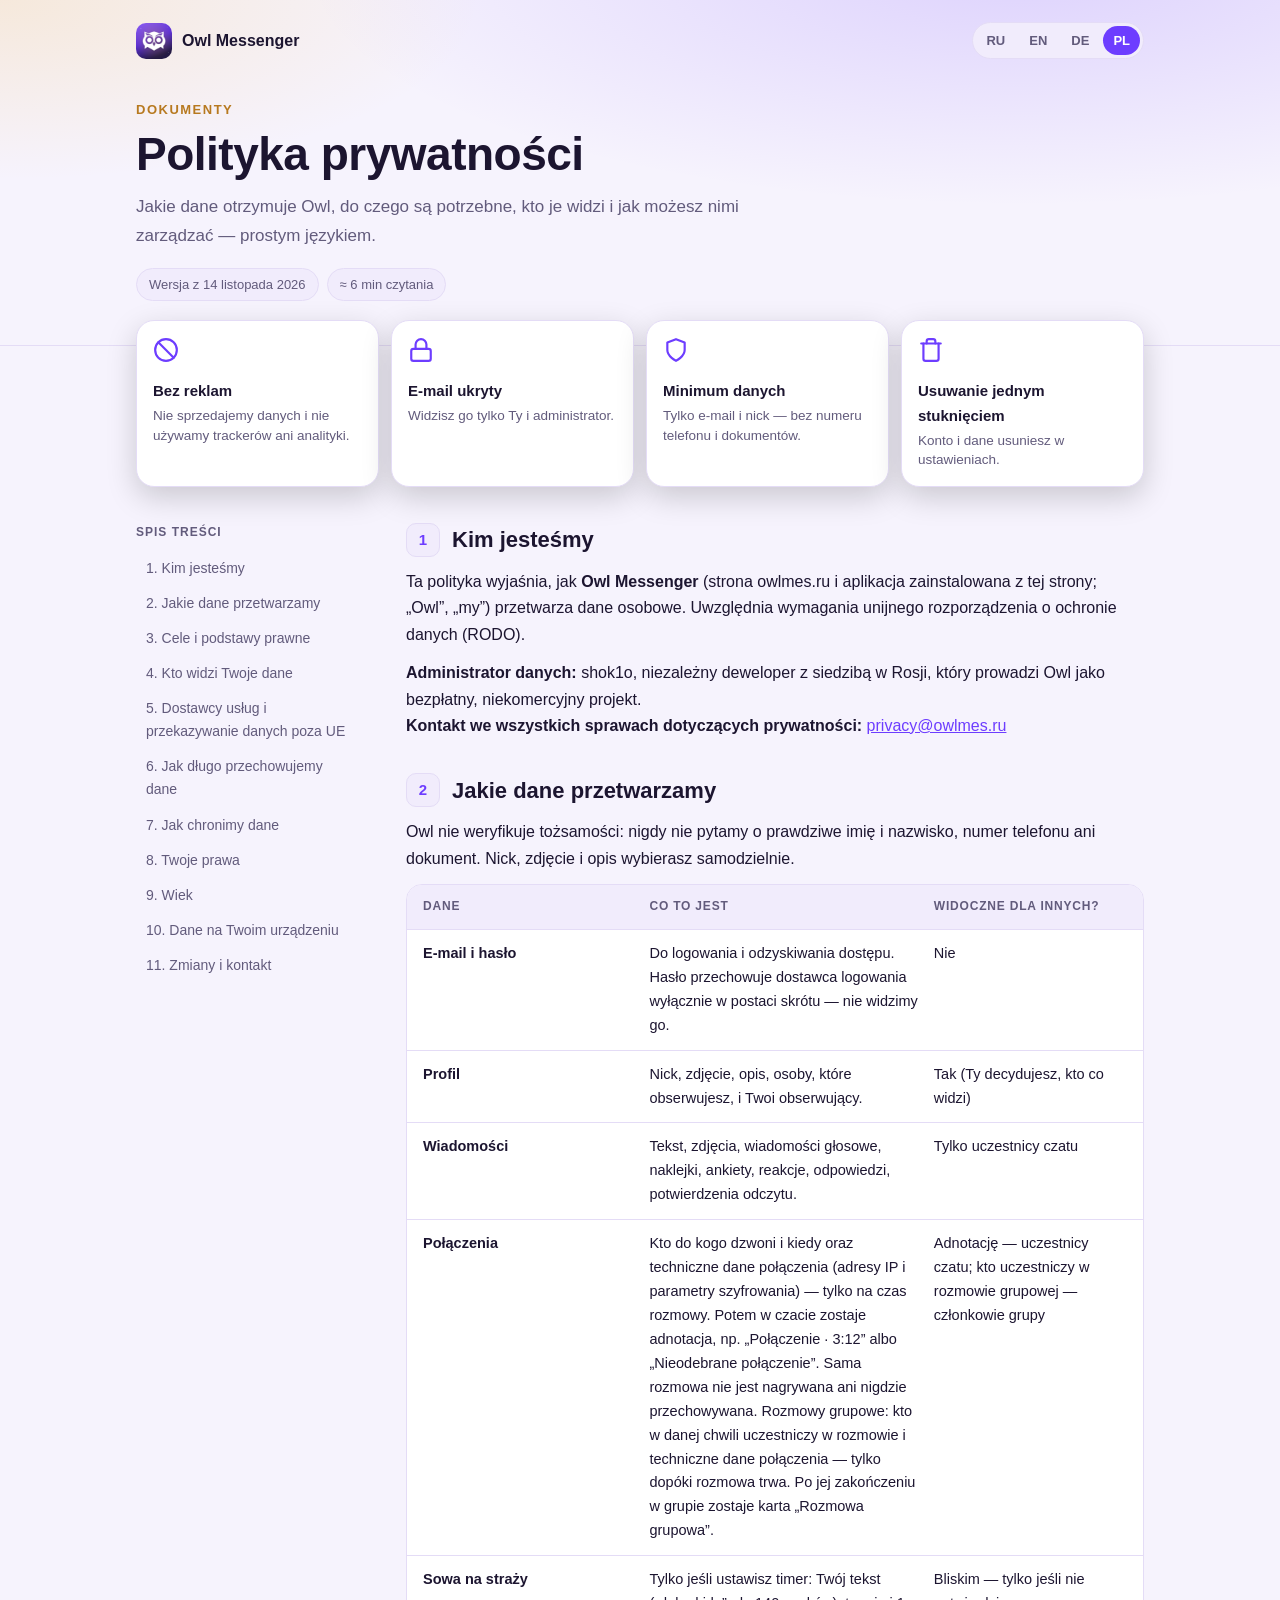
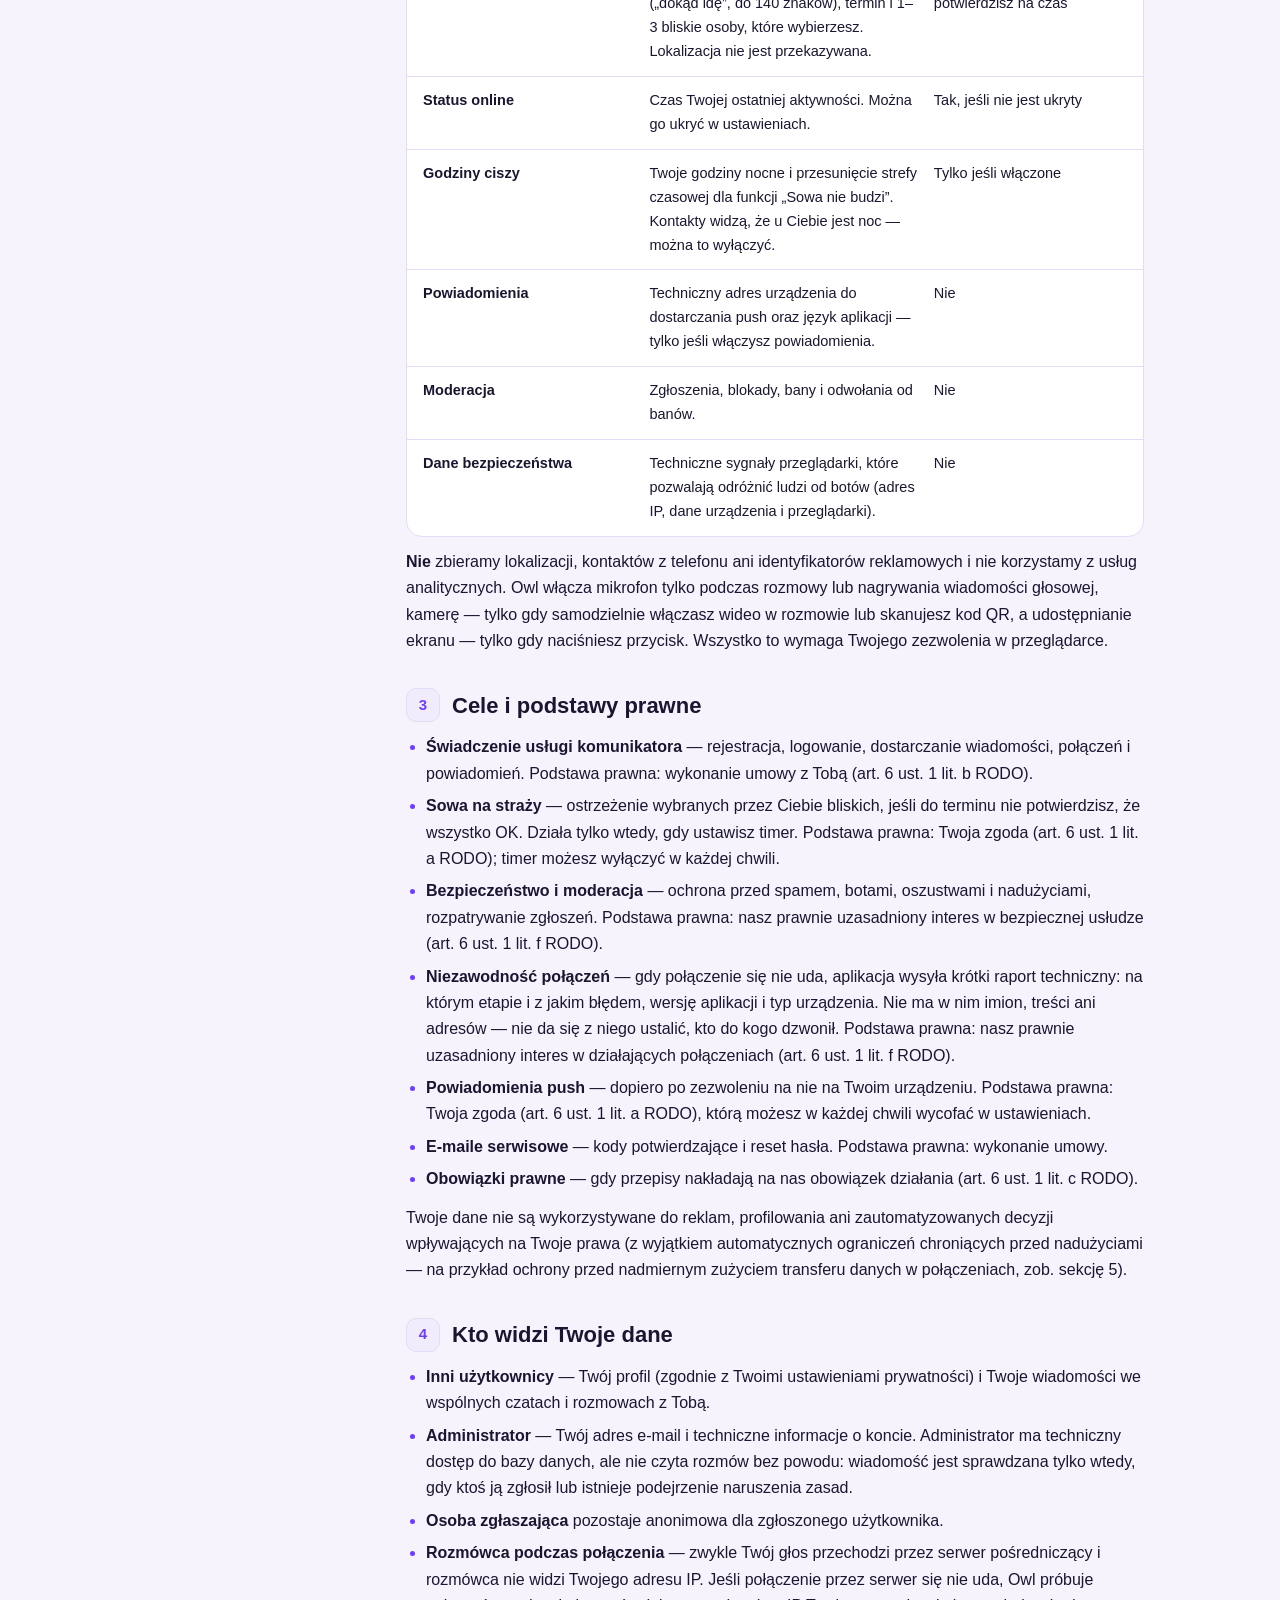
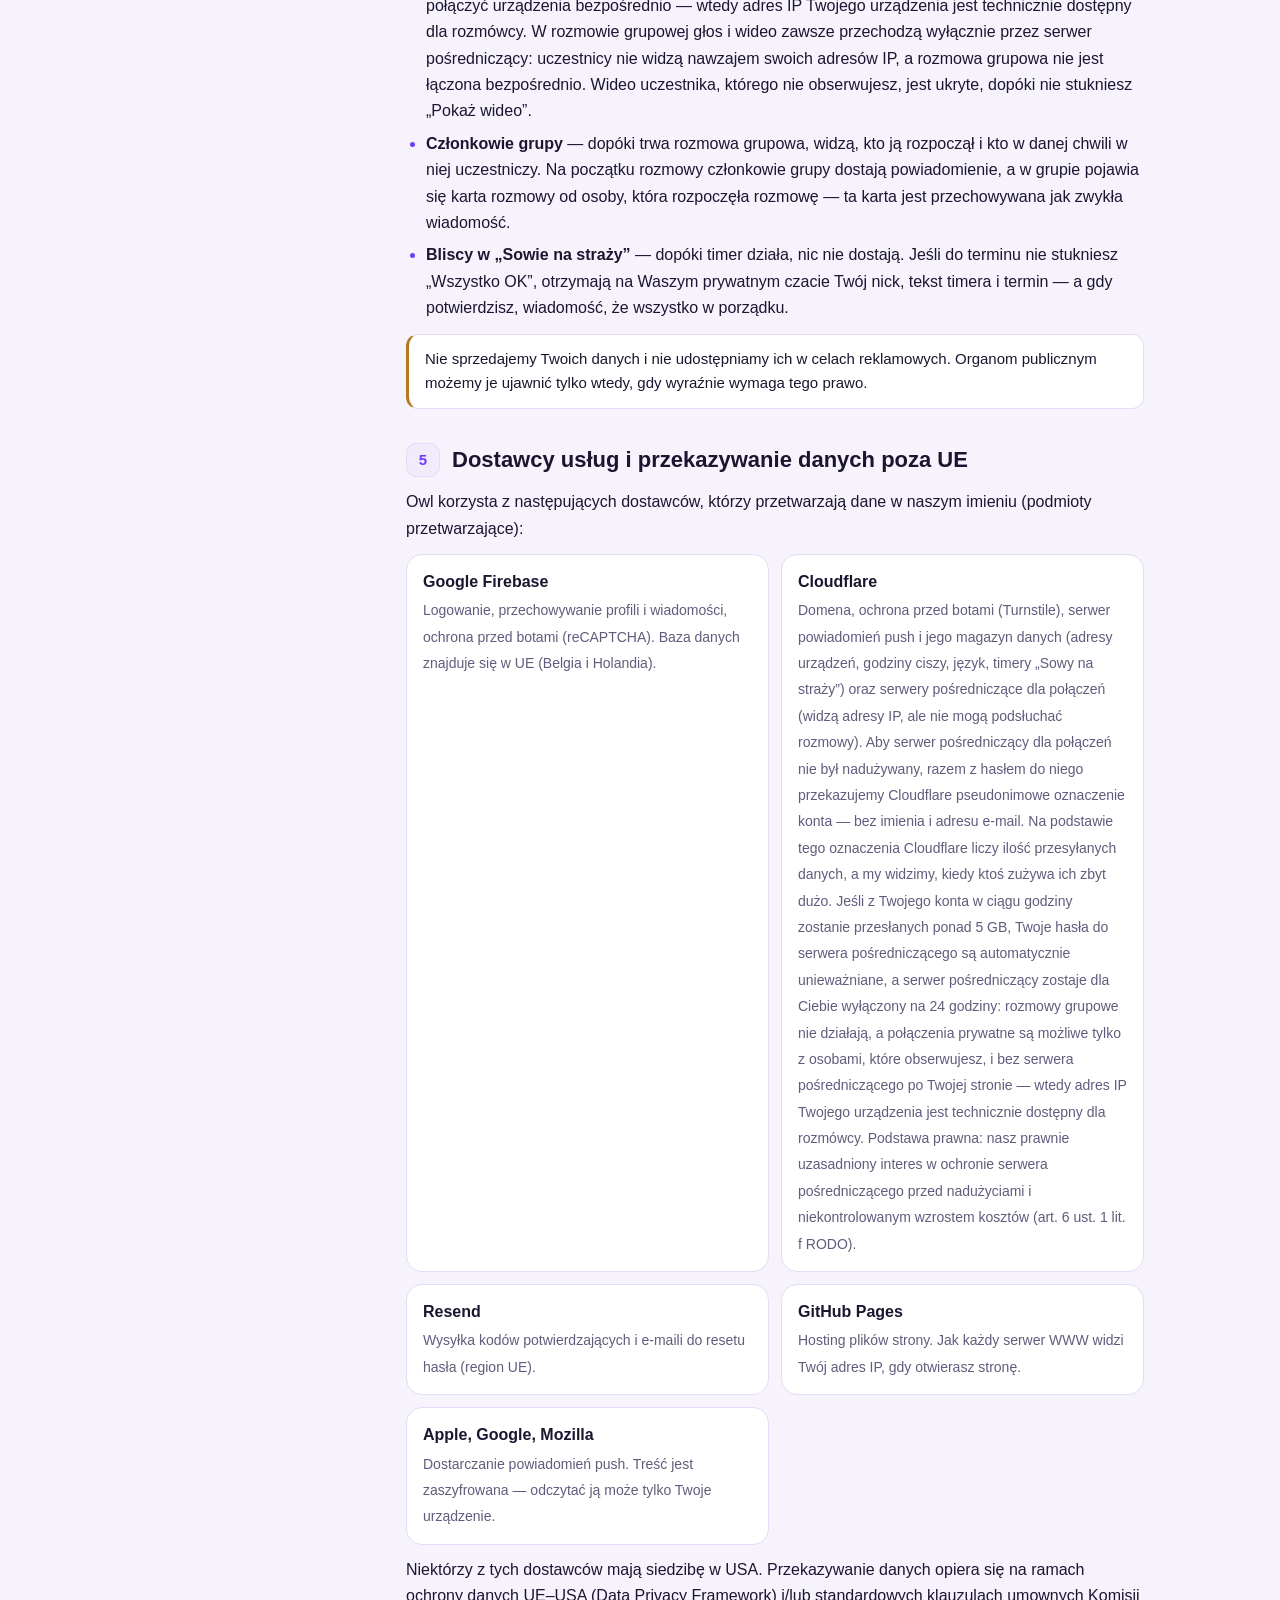
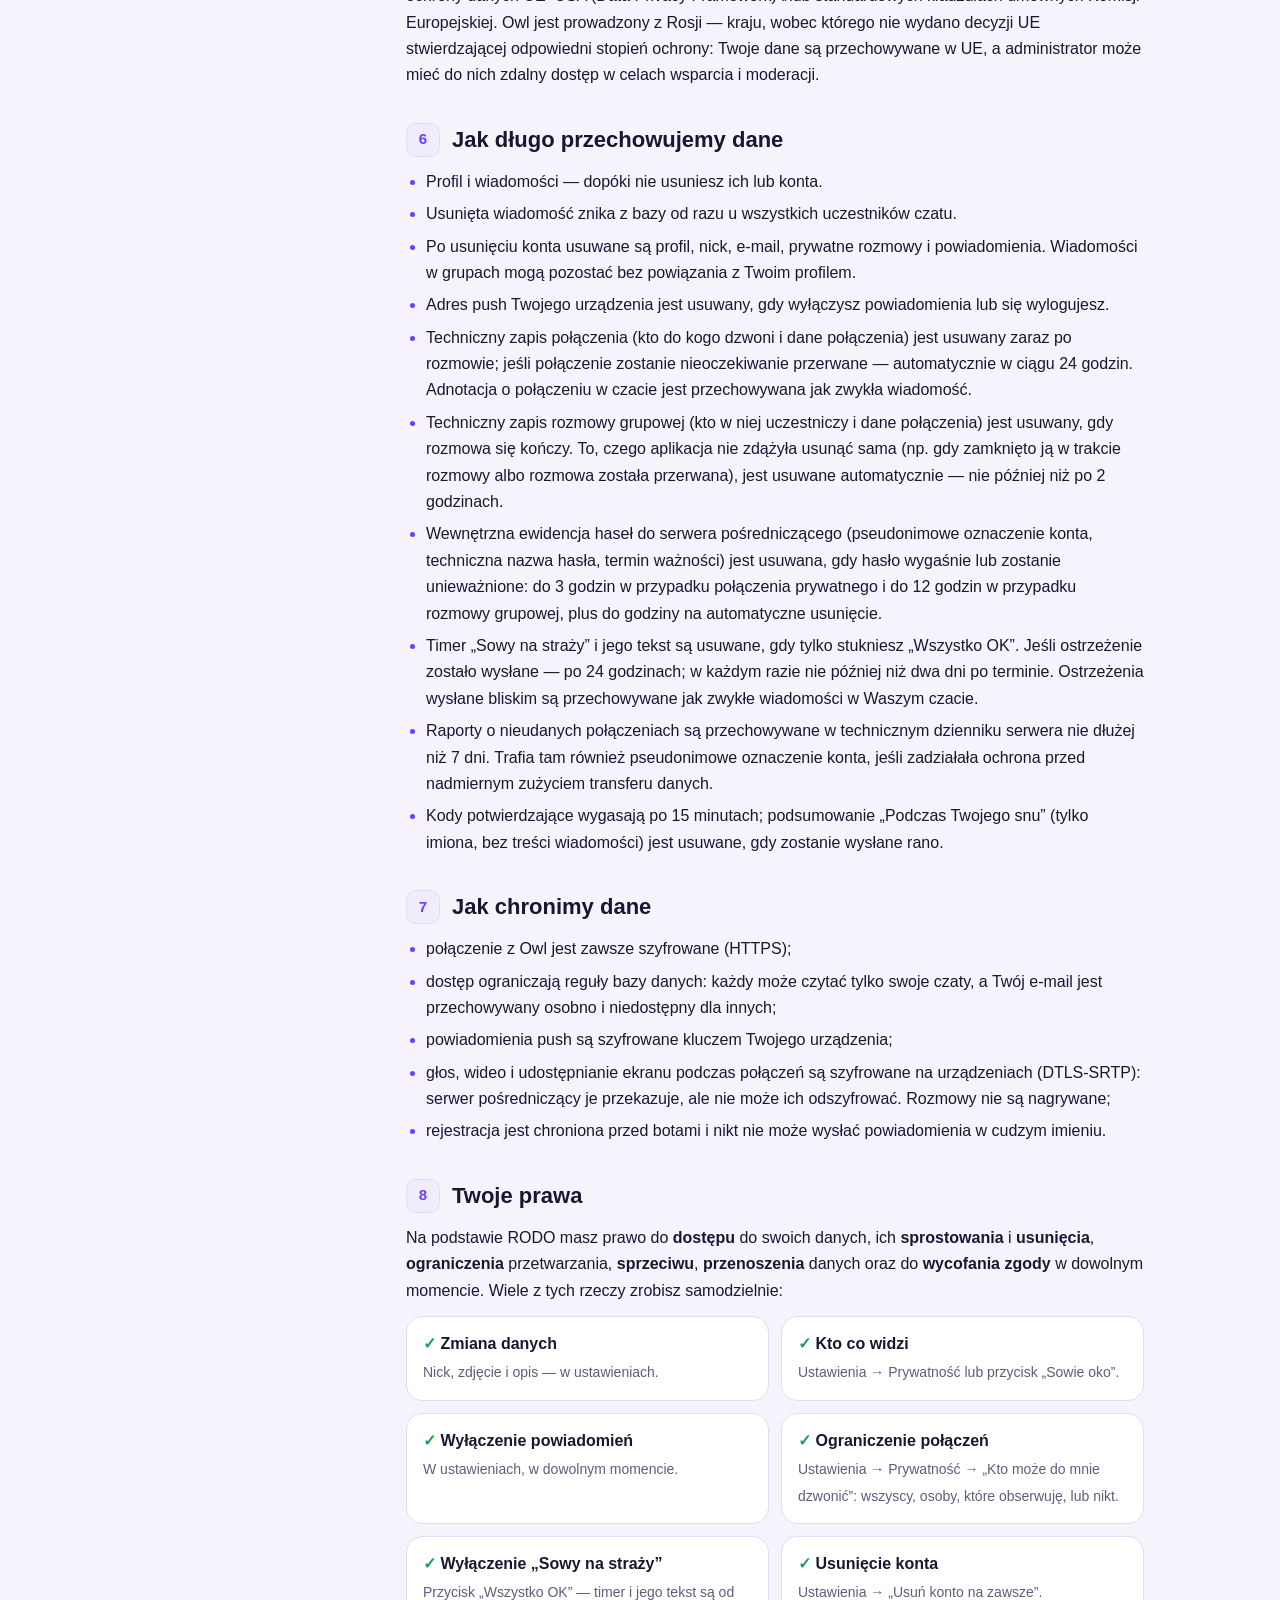
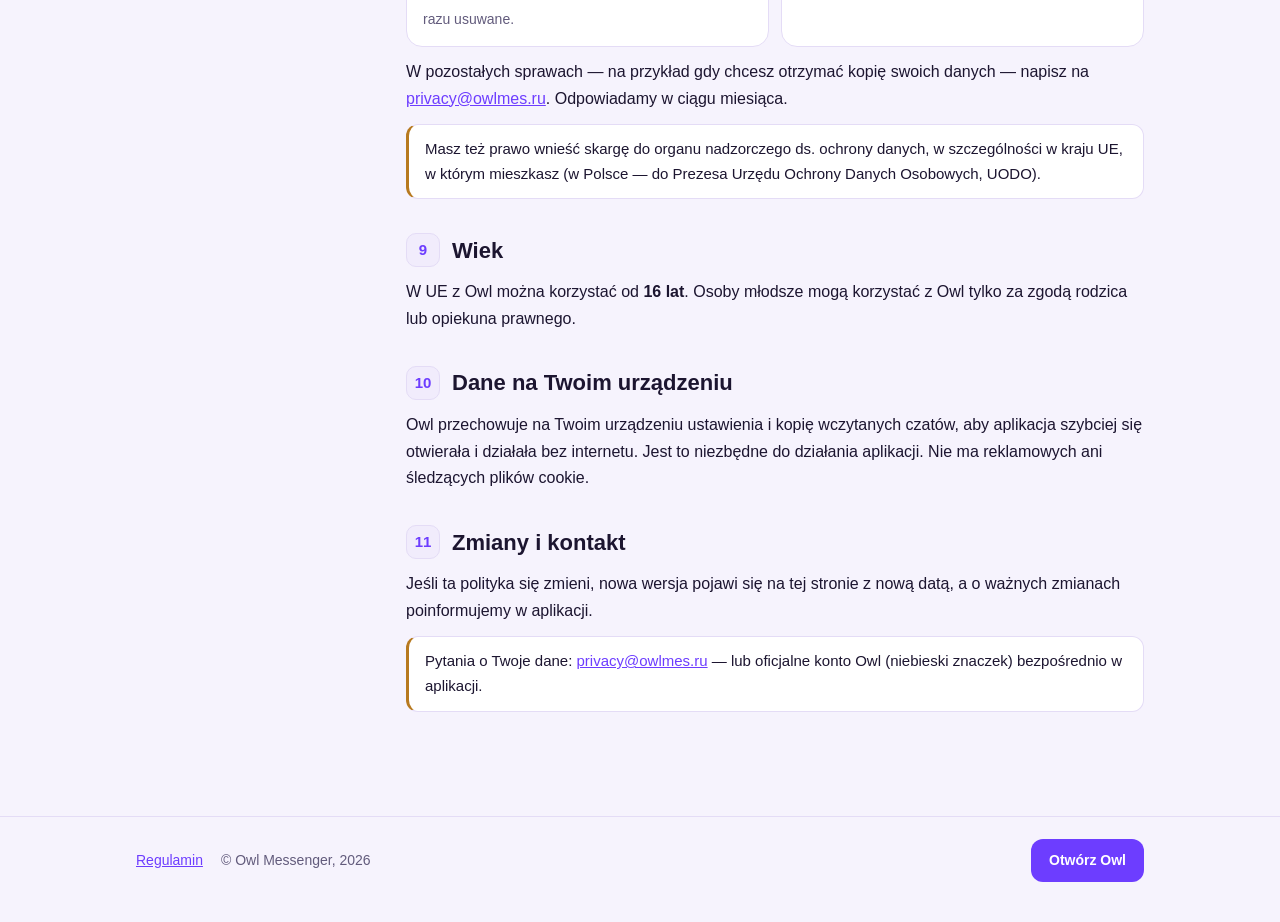
<file: privacy-pl.html>
<!DOCTYPE html>
<html lang="pl">
<head>
<meta charset="utf-8">
<!-- Защита от чужих скриптов (CSP): только свои файлы — оформление legal.css, иконка, защита от рамки. Без inline-кода и inline-стилей -->
<meta http-equiv="Content-Security-Policy" content="default-src 'none'; script-src 'self'; style-src 'self'; img-src 'self'; object-src 'none'; base-uri 'none'; form-action 'none'">
<script src="/frame-guard.js?v=1"></script>
<meta name="viewport" content="width=device-width, initial-scale=1">
<title>Polityka prywatności — Owl Messenger</title>
<meta name="description" content="Jakie dane przetwarza Owl Messenger, w jakim celu i jak możesz nimi zarządzać.">
<meta name="theme-color" content="#141120">
<link rel="icon" href="/icon-192.png">
<link rel="alternate" hreflang="ru" href="https://owlmes.ru/privacy.html"><link rel="alternate" hreflang="en" href="https://owlmes.ru/privacy-en.html"><link rel="alternate" hreflang="de" href="https://owlmes.ru/privacy-de.html"><link rel="alternate" hreflang="pl" href="https://owlmes.ru/privacy-pl.html">
<link rel="stylesheet" href="/legal.css?v=1">
</head>
<body>

<header class="hero"><div class="hero-in">
  <div class="top"><a class="brand" href="/"><img src="/icon-192.png" alt="">Owl Messenger</a><nav class="langs" aria-label="Language"><a href="/privacy.html" hreflang="ru" lang="ru">RU</a><a href="/privacy-en.html" hreflang="en" lang="en">EN</a><a href="/privacy-de.html" hreflang="de" lang="de">DE</a><a href="/privacy-pl.html" class="on" hreflang="pl" lang="pl">PL</a></nav></div>
  <div class="eyebrow">Dokumenty</div>
  <h1>Polityka prywatności</h1>
  <p class="lead">Jakie dane otrzymuje Owl, do czego są potrzebne, kto je widzi i jak możesz nimi zarządzać — prostym językiem.</p>
  <div class="meta"><span class="pill">Wersja z 14 listopada 2026</span><span class="pill">≈ 6 min czytania</span></div>
</div></header>

<div class="tldr">
  <div class="tl"><svg viewBox="0 0 24 24" fill="none" stroke="currentColor" stroke-width="2" stroke-linecap="round" stroke-linejoin="round"><circle cx="12" cy="12" r="10"/><line x1="4.9" y1="4.9" x2="19.1" y2="19.1"/></svg><b>Bez reklam</b><span>Nie sprzedajemy danych i nie używamy trackerów ani analityki.</span></div><div class="tl"><svg viewBox="0 0 24 24" fill="none" stroke="currentColor" stroke-width="2" stroke-linecap="round" stroke-linejoin="round"><rect x="3" y="11" width="18" height="11" rx="2"/><path d="M7 11V7a5 5 0 0 1 10 0v4"/></svg><b>E-mail ukryty</b><span>Widzisz go tylko Ty i administrator.</span></div><div class="tl"><svg viewBox="0 0 24 24" fill="none" stroke="currentColor" stroke-width="2" stroke-linecap="round" stroke-linejoin="round"><path d="M12 22s8-4 8-10V5l-8-3-8 3v7c0 6 8 10 8 10z"/></svg><b>Minimum danych</b><span>Tylko e-mail i nick — bez numeru telefonu i dokumentów.</span></div><div class="tl"><svg viewBox="0 0 24 24" fill="none" stroke="currentColor" stroke-width="2" stroke-linecap="round" stroke-linejoin="round"><polyline points="3 6 5 6 21 6"/><path d="M19 6v14a2 2 0 0 1-2 2H7a2 2 0 0 1-2-2V6m3 0V4a2 2 0 0 1 2-2h4a2 2 0 0 1 2 2v2"/></svg><b>Usuwanie jednym stuknięciem</b><span>Konto i dane usuniesz w ustawieniach.</span></div>
</div>

<div class="layout">
  <nav class="toc">
    <b>Spis treści</b>
    <a href="#s1">1. Kim jesteśmy</a><a href="#s2">2. Jakie dane przetwarzamy</a><a href="#s3">3. Cele i podstawy prawne</a><a href="#s4">4. Kto widzi Twoje dane</a><a href="#s5">5. Dostawcy usług i przekazywanie danych poza UE</a><a href="#s6">6. Jak długo przechowujemy dane</a><a href="#s7">7. Jak chronimy dane</a><a href="#s8">8. Twoje prawa</a><a href="#s9">9. Wiek</a><a href="#s10">10. Dane na Twoim urządzeniu</a><a href="#s11">11. Zmiany i kontakt</a>
  </nav>

  <main>
    <section id="s1">
      <h2><span class="n">1</span>Kim jesteśmy</h2>
      <p>Ta polityka wyjaśnia, jak <b>Owl Messenger</b> (strona owlmes.ru i aplikacja zainstalowana z tej strony; „Owl”, „my”) przetwarza dane osobowe. Uwzględnia wymagania unijnego rozporządzenia o ochronie danych (RODO).</p>
<p><b>Administrator danych:</b> shok1o, niezależny deweloper z siedzibą w Rosji, który prowadzi Owl jako bezpłatny, niekomercyjny projekt.<br><b>Kontakt we wszystkich sprawach dotyczących prywatności:</b> <a href="mailto:privacy@owlmes.ru">privacy@owlmes.ru</a></p>
    </section>

    <section id="s2">
      <h2><span class="n">2</span>Jakie dane przetwarzamy</h2>
      <p>Owl nie weryfikuje tożsamości: nigdy nie pytamy o prawdziwe imię i nazwisko, numer telefonu ani dokument. Nick, zdjęcie i opis wybierasz samodzielnie.</p>
<div class="table">
<div class="row"><span>Dane</span><span>Co to jest</span><span>Widoczne dla innych?</span></div>
<div class="row"><span><b>E-mail i hasło</b></span><span>Do logowania i odzyskiwania dostępu. Hasło przechowuje dostawca logowania wyłącznie w postaci skrótu — nie widzimy go.</span><span>Nie</span></div>
<div class="row"><span><b>Profil</b></span><span>Nick, zdjęcie, opis, osoby, które obserwujesz, i Twoi obserwujący.</span><span>Tak (Ty decydujesz, kto co widzi)</span></div>
<div class="row"><span><b>Wiadomości</b></span><span>Tekst, zdjęcia, wiadomości głosowe, naklejki, ankiety, reakcje, odpowiedzi, potwierdzenia odczytu.</span><span>Tylko uczestnicy czatu</span></div>
<div class="row"><span><b>Połączenia</b></span><span>Kto do kogo dzwoni i kiedy oraz techniczne dane połączenia (adresy IP i parametry szyfrowania) — tylko na czas rozmowy. Potem w czacie zostaje adnotacja, np. „Połączenie · 3:12” albo „Nieodebrane połączenie”. Sama rozmowa nie jest nagrywana ani nigdzie przechowywana. Rozmowy grupowe: kto w danej chwili uczestniczy w rozmowie i techniczne dane połączenia — tylko dopóki rozmowa trwa. Po jej zakończeniu w grupie zostaje karta „Rozmowa grupowa”.</span><span>Adnotację — uczestnicy czatu; kto uczestniczy w rozmowie grupowej — członkowie grupy</span></div>
<div class="row"><span><b>Sowa na straży</b></span><span>Tylko jeśli ustawisz timer: Twój tekst („dokąd idę”, do 140 znaków), termin i 1–3 bliskie osoby, które wybierzesz. Lokalizacja nie jest przekazywana.</span><span>Bliskim — tylko jeśli nie potwierdzisz na czas</span></div>
<div class="row"><span><b>Status online</b></span><span>Czas Twojej ostatniej aktywności. Można go ukryć w ustawieniach.</span><span>Tak, jeśli nie jest ukryty</span></div>
<div class="row"><span><b>Godziny ciszy</b></span><span>Twoje godziny nocne i przesunięcie strefy czasowej dla funkcji „Sowa nie budzi”. Kontakty widzą, że u Ciebie jest noc — można to wyłączyć.</span><span>Tylko jeśli włączone</span></div>
<div class="row"><span><b>Powiadomienia</b></span><span>Techniczny adres urządzenia do dostarczania push oraz język aplikacji — tylko jeśli włączysz powiadomienia.</span><span>Nie</span></div>
<div class="row"><span><b>Moderacja</b></span><span>Zgłoszenia, blokady, bany i odwołania od banów.</span><span>Nie</span></div>
<div class="row"><span><b>Dane bezpieczeństwa</b></span><span>Techniczne sygnały przeglądarki, które pozwalają odróżnić ludzi od botów (adres IP, dane urządzenia i przeglądarki).</span><span>Nie</span></div>
</div>
<p class="gap-top"><b>Nie</b> zbieramy lokalizacji, kontaktów z telefonu ani identyfikatorów reklamowych i nie korzystamy z usług analitycznych. Owl włącza mikrofon tylko podczas rozmowy lub nagrywania wiadomości głosowej, kamerę — tylko gdy samodzielnie włączasz wideo w rozmowie lub skanujesz kod QR, a udostępnianie ekranu — tylko gdy naciśniesz przycisk. Wszystko to wymaga Twojego zezwolenia w przeglądarce.</p>
    </section>

    <section id="s3">
      <h2><span class="n">3</span>Cele i podstawy prawne</h2>
      <ul>
<li><b>Świadczenie usługi komunikatora</b> — rejestracja, logowanie, dostarczanie wiadomości, połączeń i powiadomień. Podstawa prawna: wykonanie umowy z Tobą (art. 6 ust. 1 lit. b RODO).</li>
<li><b>Sowa na straży</b> — ostrzeżenie wybranych przez Ciebie bliskich, jeśli do terminu nie potwierdzisz, że wszystko OK. Działa tylko wtedy, gdy ustawisz timer. Podstawa prawna: Twoja zgoda (art. 6 ust. 1 lit. a RODO); timer możesz wyłączyć w każdej chwili.</li>
<li><b>Bezpieczeństwo i moderacja</b> — ochrona przed spamem, botami, oszustwami i nadużyciami, rozpatrywanie zgłoszeń. Podstawa prawna: nasz prawnie uzasadniony interes w bezpiecznej usłudze (art. 6 ust. 1 lit. f RODO).</li>
<li><b>Niezawodność połączeń</b> — gdy połączenie się nie uda, aplikacja wysyła krótki raport techniczny: na którym etapie i z jakim błędem, wersję aplikacji i typ urządzenia. Nie ma w nim imion, treści ani adresów — nie da się z niego ustalić, kto do kogo dzwonił. Podstawa prawna: nasz prawnie uzasadniony interes w działających połączeniach (art. 6 ust. 1 lit. f RODO).</li>
<li><b>Powiadomienia push</b> — dopiero po zezwoleniu na nie na Twoim urządzeniu. Podstawa prawna: Twoja zgoda (art. 6 ust. 1 lit. a RODO), którą możesz w każdej chwili wycofać w ustawieniach.</li>
<li><b>E-maile serwisowe</b> — kody potwierdzające i reset hasła. Podstawa prawna: wykonanie umowy.</li>
<li><b>Obowiązki prawne</b> — gdy przepisy nakładają na nas obowiązek działania (art. 6 ust. 1 lit. c RODO).</li>
</ul>
<p>Twoje dane nie są wykorzystywane do reklam, profilowania ani zautomatyzowanych decyzji wpływających na Twoje prawa (z wyjątkiem automatycznych ograniczeń chroniących przed nadużyciami — na przykład ochrony przed nadmiernym zużyciem transferu danych w połączeniach, zob. sekcję 5).</p>
    </section>

    <section id="s4">
      <h2><span class="n">4</span>Kto widzi Twoje dane</h2>
      <ul>
<li><b>Inni użytkownicy</b> — Twój profil (zgodnie z Twoimi ustawieniami prywatności) i Twoje wiadomości we wspólnych czatach i rozmowach z Tobą.</li>
<li><b>Administrator</b> — Twój adres e-mail i techniczne informacje o koncie. Administrator ma techniczny dostęp do bazy danych, ale nie czyta rozmów bez powodu: wiadomość jest sprawdzana tylko wtedy, gdy ktoś ją zgłosił lub istnieje podejrzenie naruszenia zasad.</li>
<li><b>Osoba zgłaszająca</b> pozostaje anonimowa dla zgłoszonego użytkownika.</li>
<li><b>Rozmówca podczas połączenia</b> — zwykle Twój głos przechodzi przez serwer pośredniczący i rozmówca nie widzi Twojego adresu IP. Jeśli połączenie przez serwer się nie uda, Owl próbuje połączyć urządzenia bezpośrednio — wtedy adres IP Twojego urządzenia jest technicznie dostępny dla rozmówcy. W rozmowie grupowej głos i wideo zawsze przechodzą wyłącznie przez serwer pośredniczący: uczestnicy nie widzą nawzajem swoich adresów IP, a rozmowa grupowa nie jest łączona bezpośrednio. Wideo uczestnika, którego nie obserwujesz, jest ukryte, dopóki nie stukniesz „Pokaż wideo”.</li>
<li><b>Członkowie grupy</b> — dopóki trwa rozmowa grupowa, widzą, kto ją rozpoczął i kto w danej chwili w niej uczestniczy. Na początku rozmowy członkowie grupy dostają powiadomienie, a w grupie pojawia się karta rozmowy od osoby, która rozpoczęła rozmowę — ta karta jest przechowywana jak zwykła wiadomość.</li>
<li><b>Bliscy w „Sowie na straży”</b> — dopóki timer działa, nic nie dostają. Jeśli do terminu nie stukniesz „Wszystko OK”, otrzymają na Waszym prywatnym czacie Twój nick, tekst timera i termin — a gdy potwierdzisz, wiadomość, że wszystko w porządku.</li>
</ul>
<p class="note">Nie sprzedajemy Twoich danych i nie udostępniamy ich w celach reklamowych. Organom publicznym możemy je ujawnić tylko wtedy, gdy wyraźnie wymaga tego prawo.</p>
    </section>

    <section id="s5">
      <h2><span class="n">5</span>Dostawcy usług i przekazywanie danych poza UE</h2>
      <p>Owl korzysta z następujących dostawców, którzy przetwarzają dane w naszym imieniu (podmioty przetwarzające):</p>
<div class="grid2">
<div class="card"><b>Google Firebase</b><span>Logowanie, przechowywanie profili i wiadomości, ochrona przed botami (reCAPTCHA). Baza danych znajduje się w UE (Belgia i Holandia).</span></div>
<div class="card"><b>Cloudflare</b><span>Domena, ochrona przed botami (Turnstile), serwer powiadomień push i jego magazyn danych (adresy urządzeń, godziny ciszy, język, timery „Sowy na straży”) oraz serwery pośredniczące dla połączeń (widzą adresy IP, ale nie mogą podsłuchać rozmowy). Aby serwer pośredniczący dla połączeń nie był nadużywany, razem z hasłem do niego przekazujemy Cloudflare pseudonimowe oznaczenie konta — bez imienia i adresu e-mail. Na podstawie tego oznaczenia Cloudflare liczy ilość przesyłanych danych, a my widzimy, kiedy ktoś zużywa ich zbyt dużo. Jeśli z Twojego konta w ciągu godziny zostanie przesłanych ponad 5 GB, Twoje hasła do serwera pośredniczącego są automatycznie unieważniane, a serwer pośredniczący zostaje dla Ciebie wyłączony na 24 godziny: rozmowy grupowe nie działają, a połączenia prywatne są możliwe tylko z osobami, które obserwujesz, i bez serwera pośredniczącego po Twojej stronie — wtedy adres IP Twojego urządzenia jest technicznie dostępny dla rozmówcy. Podstawa prawna: nasz prawnie uzasadniony interes w ochronie serwera pośredniczącego przed nadużyciami i niekontrolowanym wzrostem kosztów (art. 6 ust. 1 lit. f RODO).</span></div>
<div class="card"><b>Resend</b><span>Wysyłka kodów potwierdzających i e-maili do resetu hasła (region UE).</span></div>
<div class="card"><b>GitHub Pages</b><span>Hosting plików strony. Jak każdy serwer WWW widzi Twój adres IP, gdy otwierasz stronę.</span></div>
<div class="card"><b>Apple, Google, Mozilla</b><span>Dostarczanie powiadomień push. Treść jest zaszyfrowana — odczytać ją może tylko Twoje urządzenie.</span></div>
</div>
<p class="gap-top">Niektórzy z tych dostawców mają siedzibę w USA. Przekazywanie danych opiera się na ramach ochrony danych UE–USA (Data Privacy Framework) i/lub standardowych klauzulach umownych Komisji Europejskiej. Owl jest prowadzony z Rosji — kraju, wobec którego nie wydano decyzji UE stwierdzającej odpowiedni stopień ochrony: Twoje dane są przechowywane w UE, a administrator może mieć do nich zdalny dostęp w celach wsparcia i moderacji.</p>
    </section>

    <section id="s6">
      <h2><span class="n">6</span>Jak długo przechowujemy dane</h2>
      <ul>
<li>Profil i wiadomości — dopóki nie usuniesz ich lub konta.</li>
<li>Usunięta wiadomość znika z bazy od razu u wszystkich uczestników czatu.</li>
<li>Po usunięciu konta usuwane są profil, nick, e-mail, prywatne rozmowy i powiadomienia. Wiadomości w grupach mogą pozostać bez powiązania z Twoim profilem.</li>
<li>Adres push Twojego urządzenia jest usuwany, gdy wyłączysz powiadomienia lub się wylogujesz.</li>
<li>Techniczny zapis połączenia (kto do kogo dzwoni i dane połączenia) jest usuwany zaraz po rozmowie; jeśli połączenie zostanie nieoczekiwanie przerwane — automatycznie w ciągu 24 godzin. Adnotacja o połączeniu w czacie jest przechowywana jak zwykła wiadomość.</li>
<li>Techniczny zapis rozmowy grupowej (kto w niej uczestniczy i dane połączenia) jest usuwany, gdy rozmowa się kończy. To, czego aplikacja nie zdążyła usunąć sama (np. gdy zamknięto ją w trakcie rozmowy albo rozmowa została przerwana), jest usuwane automatycznie — nie później niż po 2 godzinach.</li>
<li>Wewnętrzna ewidencja haseł do serwera pośredniczącego (pseudonimowe oznaczenie konta, techniczna nazwa hasła, termin ważności) jest usuwana, gdy hasło wygaśnie lub zostanie unieważnione: do 3 godzin w przypadku połączenia prywatnego i do 12 godzin w przypadku rozmowy grupowej, plus do godziny na automatyczne usunięcie.</li>
<li>Timer „Sowy na straży” i jego tekst są usuwane, gdy tylko stukniesz „Wszystko OK”. Jeśli ostrzeżenie zostało wysłane — po 24 godzinach; w każdym razie nie później niż dwa dni po terminie. Ostrzeżenia wysłane bliskim są przechowywane jak zwykłe wiadomości w Waszym czacie.</li>
<li>Raporty o nieudanych połączeniach są przechowywane w technicznym dzienniku serwera nie dłużej niż 7 dni. Trafia tam również pseudonimowe oznaczenie konta, jeśli zadziałała ochrona przed nadmiernym zużyciem transferu danych.</li>
<li>Kody potwierdzające wygasają po 15 minutach; podsumowanie „Podczas Twojego snu” (tylko imiona, bez treści wiadomości) jest usuwane, gdy zostanie wysłane rano.</li>
</ul>
    </section>

    <section id="s7">
      <h2><span class="n">7</span>Jak chronimy dane</h2>
      <ul>
<li>połączenie z Owl jest zawsze szyfrowane (HTTPS);</li>
<li>dostęp ograniczają reguły bazy danych: każdy może czytać tylko swoje czaty, a Twój e-mail jest przechowywany osobno i niedostępny dla innych;</li>
<li>powiadomienia push są szyfrowane kluczem Twojego urządzenia;</li>
<li>głos, wideo i udostępnianie ekranu podczas połączeń są szyfrowane na urządzeniach (DTLS-SRTP): serwer pośredniczący je przekazuje, ale nie może ich odszyfrować. Rozmowy nie są nagrywane;</li>
<li>rejestracja jest chroniona przed botami i nikt nie może wysłać powiadomienia w cudzym imieniu.</li>
</ul>
    </section>

    <section id="s8" class="rights">
      <h2><span class="n">8</span>Twoje prawa</h2>
      <p>Na podstawie RODO masz prawo do <b>dostępu</b> do swoich danych, ich <b>sprostowania</b> i <b>usunięcia</b>, <b>ograniczenia</b> przetwarzania, <b>sprzeciwu</b>, <b>przenoszenia</b> danych oraz do <b>wycofania zgody</b> w dowolnym momencie. Wiele z tych rzeczy zrobisz samodzielnie:</p>
<div class="grid2">
<div class="card"><b>Zmiana danych</b><span>Nick, zdjęcie i opis — w ustawieniach.</span></div>
<div class="card"><b>Kto co widzi</b><span>Ustawienia → Prywatność lub przycisk „Sowie oko”.</span></div>
<div class="card"><b>Wyłączenie powiadomień</b><span>W ustawieniach, w dowolnym momencie.</span></div>
<div class="card"><b>Ograniczenie połączeń</b><span>Ustawienia → Prywatność → „Kto może do mnie dzwonić”: wszyscy, osoby, które obserwuję, lub nikt.</span></div>
<div class="card"><b>Wyłączenie „Sowy na straży”</b><span>Przycisk „Wszystko OK” — timer i jego tekst są od razu usuwane.</span></div>
<div class="card"><b>Usunięcie konta</b><span>Ustawienia → „Usuń konto na zawsze”.</span></div>
</div>
<p class="gap-top">W pozostałych sprawach — na przykład gdy chcesz otrzymać kopię swoich danych — napisz na <a href="mailto:privacy@owlmes.ru">privacy@owlmes.ru</a>. Odpowiadamy w ciągu miesiąca.</p>
<p class="note">Masz też prawo wnieść skargę do organu nadzorczego ds. ochrony danych, w szczególności w kraju UE, w którym mieszkasz (w Polsce — do Prezesa Urzędu Ochrony Danych Osobowych, UODO).</p>
    </section>

    <section id="s9">
      <h2><span class="n">9</span>Wiek</h2>
      <p>W UE z Owl można korzystać od <b>16 lat</b>. Osoby młodsze mogą korzystać z Owl tylko za zgodą rodzica lub opiekuna prawnego.</p>
    </section>

    <section id="s10">
      <h2><span class="n">10</span>Dane na Twoim urządzeniu</h2>
      <p>Owl przechowuje na Twoim urządzeniu ustawienia i kopię wczytanych czatów, aby aplikacja szybciej się otwierała i działała bez internetu. Jest to niezbędne do działania aplikacji. Nie ma reklamowych ani śledzących plików cookie.</p>
    </section>

    <section id="s11">
      <h2><span class="n">11</span>Zmiany i kontakt</h2>
      <p>Jeśli ta polityka się zmieni, nowa wersja pojawi się na tej stronie z nową datą, a o ważnych zmianach poinformujemy w aplikacji.</p>
<p class="note">Pytania o Twoje dane: <a href="mailto:privacy@owlmes.ru">privacy@owlmes.ru</a> — lub oficjalne konto Owl (niebieski znaczek) bezpośrednio w aplikacji.</p>
    </section>
  </main>
</div>

<footer><div class="foot">
  <a href="/terms-pl.html">Regulamin</a>
  <span>© Owl Messenger, 2026</span>
  <a class="cta" href="/">Otwórz Owl</a>
</div></footer>

</body>
</html>
</file>
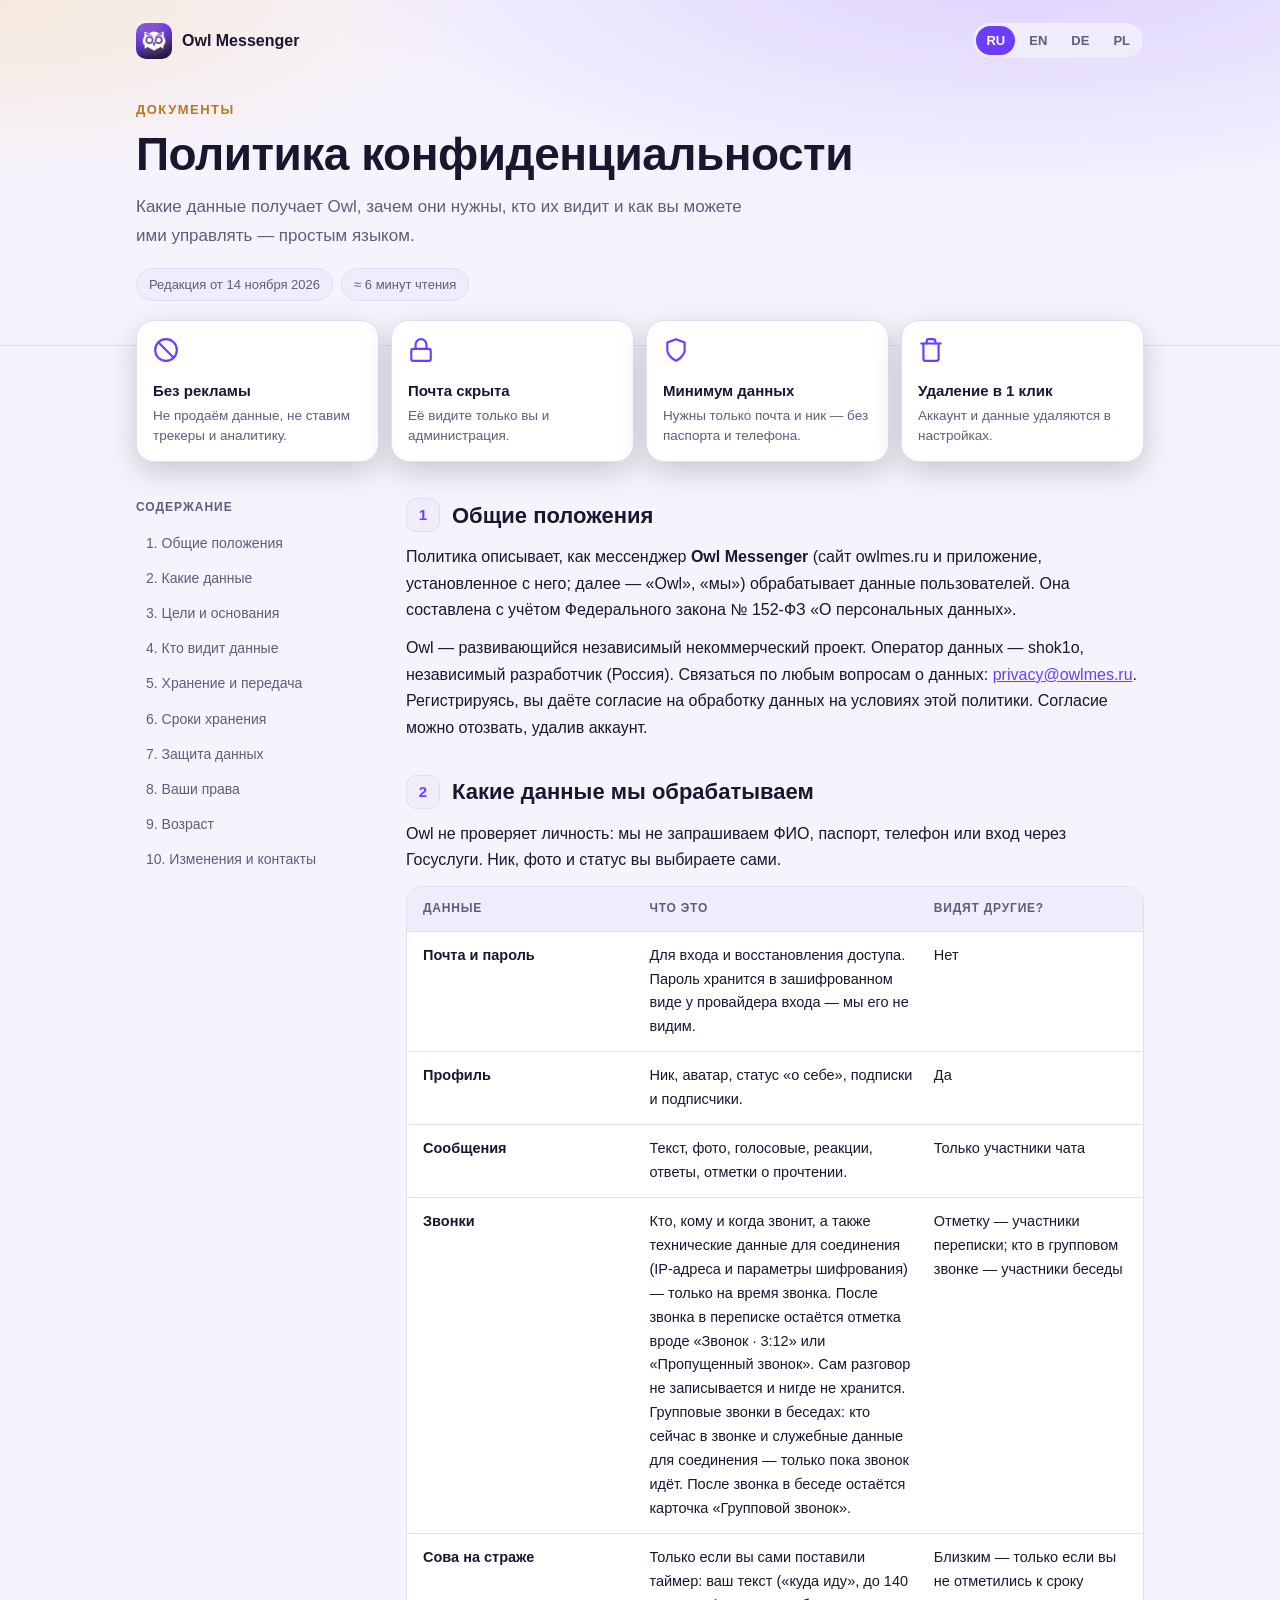
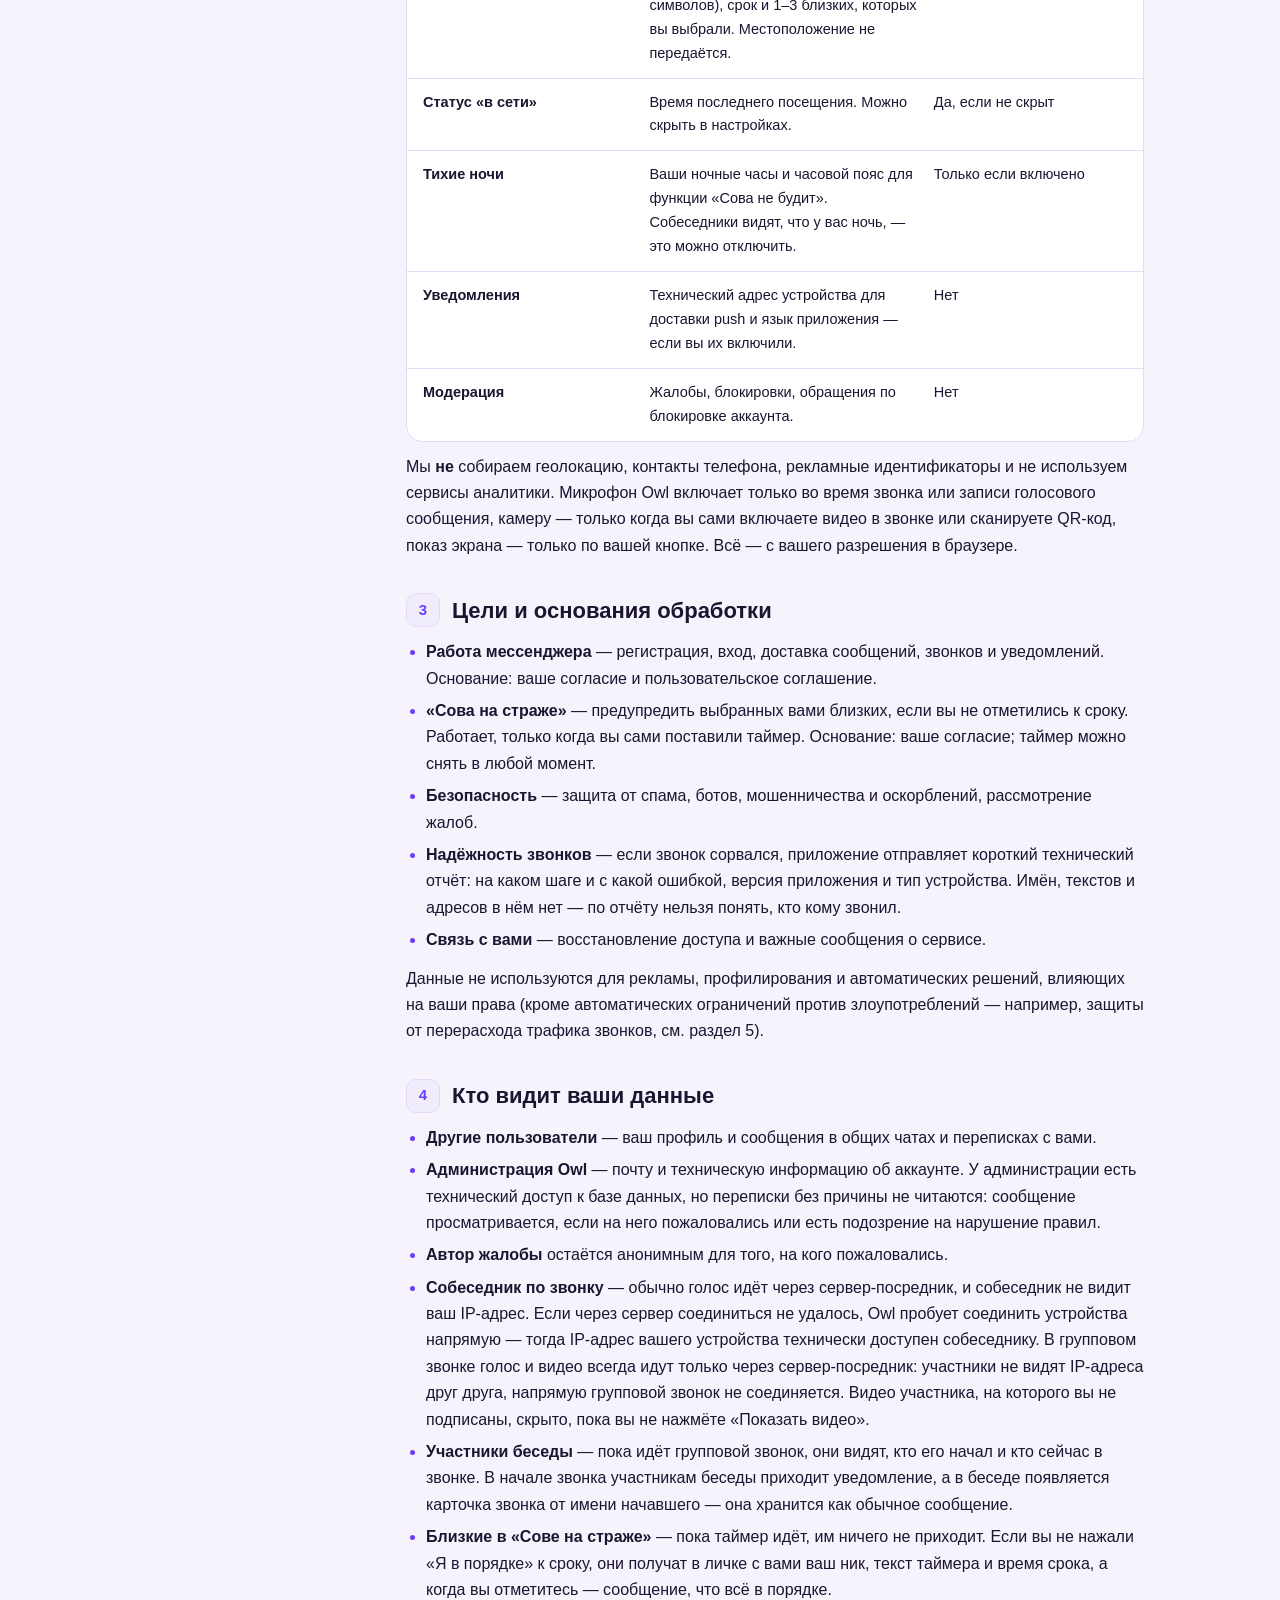
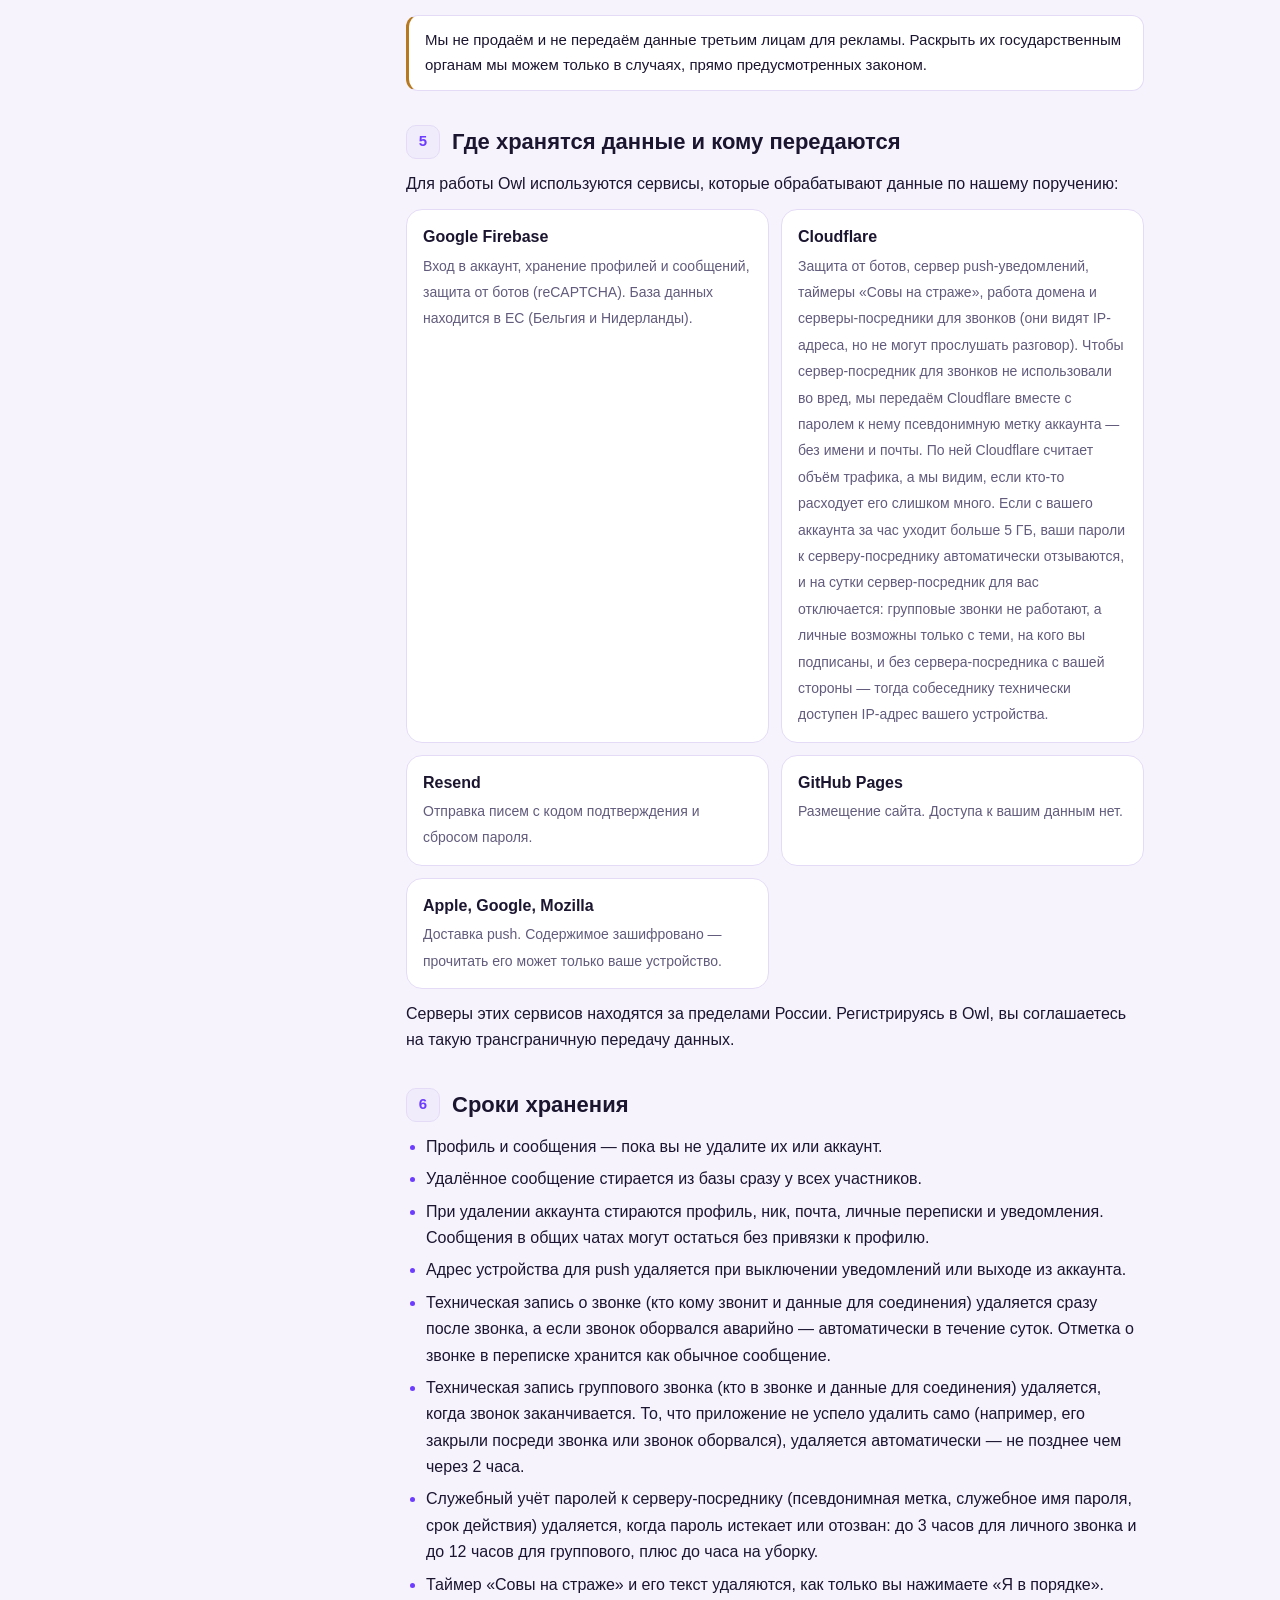
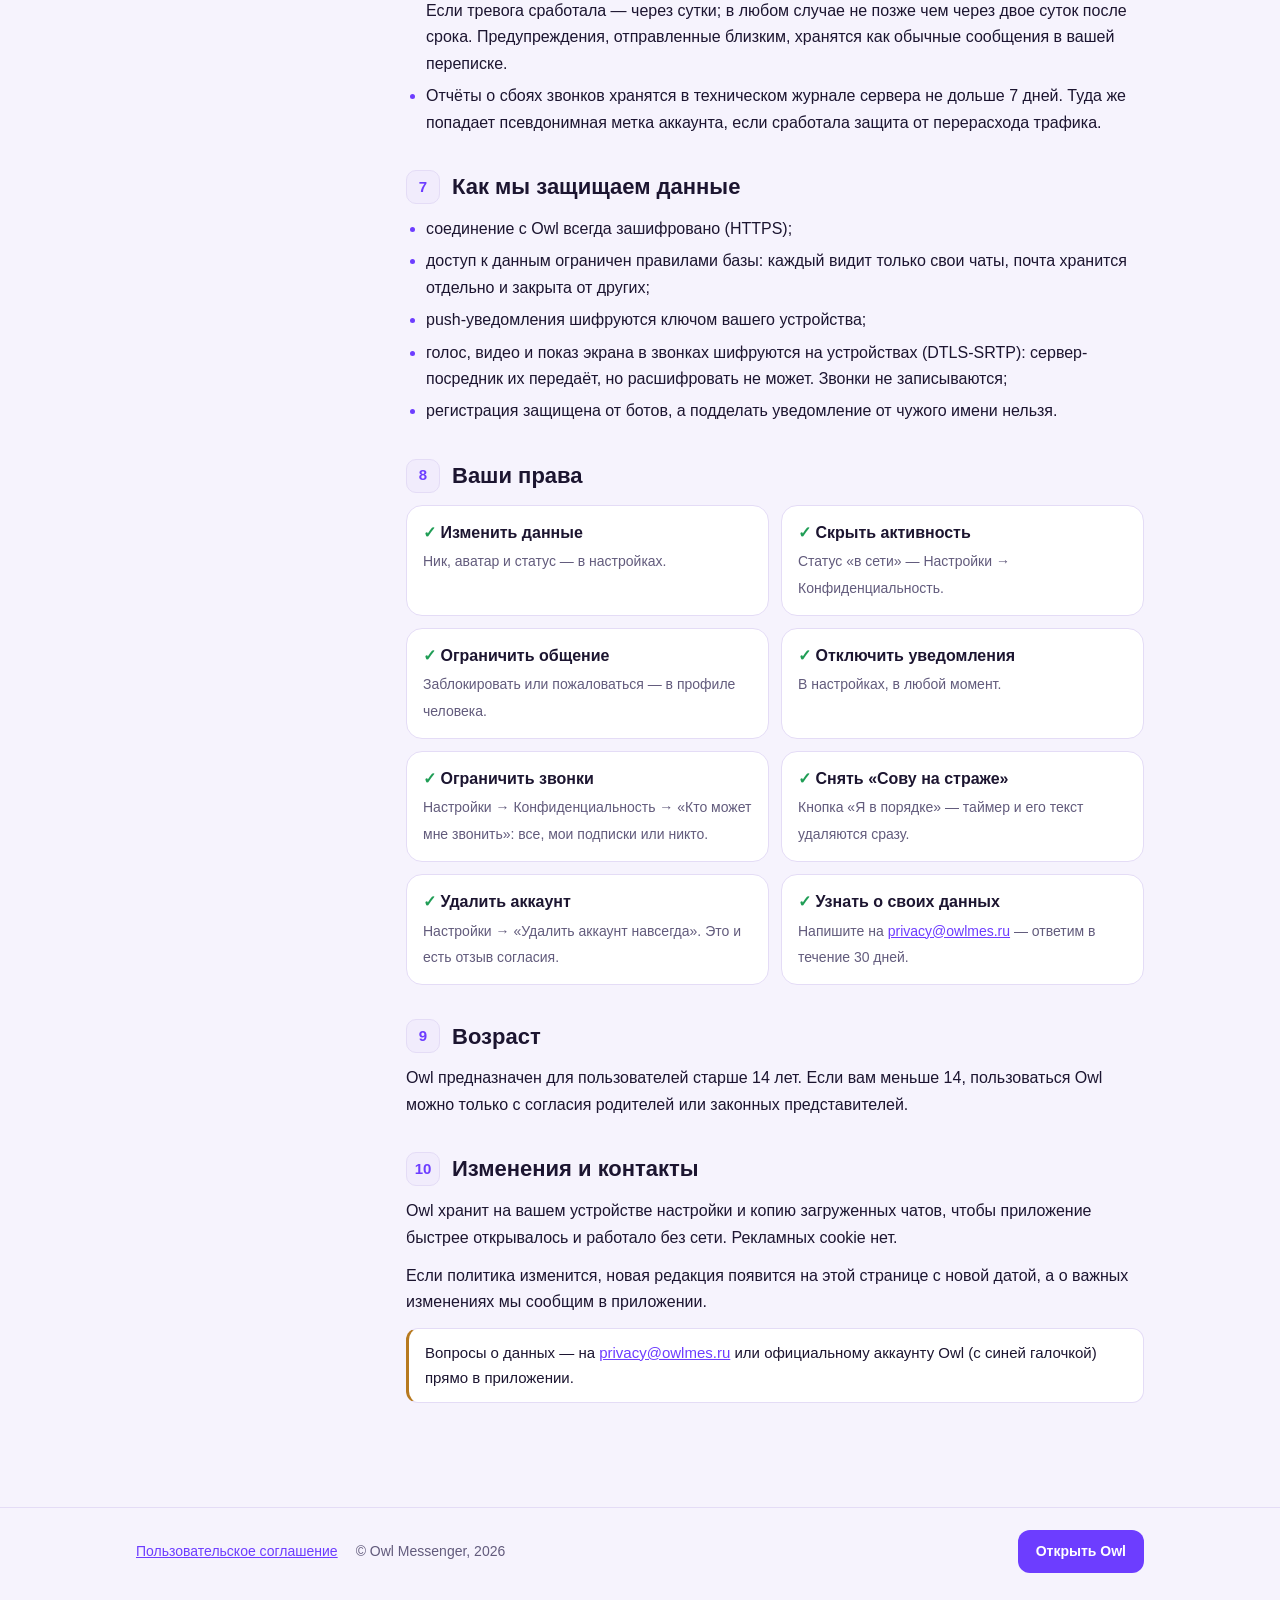
<file: privacy.html>
<!DOCTYPE html>
<html lang="ru">
<head>
<meta charset="utf-8">
<!-- Защита от чужих скриптов (CSP): только свои файлы — оформление legal.css, иконка, защита от рамки. Без inline-кода и inline-стилей -->
<meta http-equiv="Content-Security-Policy" content="default-src 'none'; script-src 'self'; style-src 'self'; img-src 'self'; object-src 'none'; base-uri 'none'; form-action 'none'">
<script src="/frame-guard.js?v=1"></script>
<meta name="viewport" content="width=device-width, initial-scale=1">
<title>Политика конфиденциальности — Owl Messenger</title>
<meta name="description" content="Какие данные собирает Owl Messenger, зачем и как ими управлять.">
<meta name="theme-color" content="#141120">
<link rel="icon" href="/icon-192.png">
<link rel="alternate" hreflang="ru" href="https://owlmes.ru/privacy.html"><link rel="alternate" hreflang="en" href="https://owlmes.ru/privacy-en.html"><link rel="alternate" hreflang="de" href="https://owlmes.ru/privacy-de.html"><link rel="alternate" hreflang="pl" href="https://owlmes.ru/privacy-pl.html">
<link rel="stylesheet" href="/legal.css?v=1">
</head>
<body>

<header class="hero"><div class="hero-in">
  <div class="top"><a class="brand" href="/"><img src="/icon-192.png" alt="">Owl Messenger</a><nav class="langs" aria-label="Language"><a href="/privacy.html" class="on" hreflang="ru" lang="ru">RU</a><a href="/privacy-en.html" hreflang="en" lang="en">EN</a><a href="/privacy-de.html" hreflang="de" lang="de">DE</a><a href="/privacy-pl.html" hreflang="pl" lang="pl">PL</a></nav></div>
  <div class="eyebrow">Документы</div>
  <h1>Политика конфиденциальности</h1>
  <p class="lead">Какие данные получает Owl, зачем они нужны, кто их видит и как вы можете ими управлять — простым языком.</p>
  <div class="meta"><span class="pill">Редакция от 14 ноября 2026</span><span class="pill">≈ 6 минут чтения</span></div>
</div></header>

<div class="tldr">
  <div class="tl"><svg viewBox="0 0 24 24" fill="none" stroke="currentColor" stroke-width="2" stroke-linecap="round" stroke-linejoin="round"><circle cx="12" cy="12" r="10"/><line x1="4.9" y1="4.9" x2="19.1" y2="19.1"/></svg><b>Без рекламы</b><span>Не продаём данные, не ставим трекеры и аналитику.</span></div>
  <div class="tl"><svg viewBox="0 0 24 24" fill="none" stroke="currentColor" stroke-width="2" stroke-linecap="round" stroke-linejoin="round"><rect x="3" y="11" width="18" height="11" rx="2"/><path d="M7 11V7a5 5 0 0 1 10 0v4"/></svg><b>Почта скрыта</b><span>Её видите только вы и администрация.</span></div>
  <div class="tl"><svg viewBox="0 0 24 24" fill="none" stroke="currentColor" stroke-width="2" stroke-linecap="round" stroke-linejoin="round"><path d="M12 22s8-4 8-10V5l-8-3-8 3v7c0 6 8 10 8 10z"/></svg><b>Минимум данных</b><span>Нужны только почта и ник — без паспорта и телефона.</span></div>
  <div class="tl"><svg viewBox="0 0 24 24" fill="none" stroke="currentColor" stroke-width="2" stroke-linecap="round" stroke-linejoin="round"><polyline points="3 6 5 6 21 6"/><path d="M19 6v14a2 2 0 0 1-2 2H7a2 2 0 0 1-2-2V6m3 0V4a2 2 0 0 1 2-2h4a2 2 0 0 1 2 2v2"/></svg><b>Удаление в 1 клик</b><span>Аккаунт и данные удаляются в настройках.</span></div>
</div>

<div class="layout">
  <nav class="toc">
    <b>Содержание</b>
    <a href="#s1">1. Общие положения</a>
    <a href="#s2">2. Какие данные</a>
    <a href="#s3">3. Цели и основания</a>
    <a href="#s4">4. Кто видит данные</a>
    <a href="#s5">5. Хранение и передача</a>
    <a href="#s6">6. Сроки хранения</a>
    <a href="#s7">7. Защита данных</a>
    <a href="#s8">8. Ваши права</a>
    <a href="#s9">9. Возраст</a>
    <a href="#s10">10. Изменения и контакты</a>
  </nav>

  <main>
    <section id="s1">
      <h2><span class="n">1</span>Общие положения</h2>
      <p>Политика описывает, как мессенджер <b>Owl Messenger</b> (сайт owlmes.ru и приложение, установленное с него; далее — «Owl», «мы») обрабатывает данные пользователей. Она составлена с учётом Федерального закона № 152-ФЗ «О персональных данных».</p>
      <p>Owl — развивающийся независимый некоммерческий проект. Оператор данных — shok1o, независимый разработчик (Россия). Связаться по любым вопросам о данных: <a href="mailto:privacy@owlmes.ru">privacy@owlmes.ru</a>. Регистрируясь, вы даёте согласие на обработку данных на условиях этой политики. Согласие можно отозвать, удалив аккаунт.</p>
    </section>

    <section id="s2">
      <h2><span class="n">2</span>Какие данные мы обрабатываем</h2>
      <p>Owl не проверяет личность: мы не запрашиваем ФИО, паспорт, телефон или вход через Госуслуги. Ник, фото и статус вы выбираете сами.</p>
      <div class="table">
        <div class="row"><span>Данные</span><span>Что это</span><span>Видят другие?</span></div>
        <div class="row"><span><b>Почта и пароль</b></span><span>Для входа и восстановления доступа. Пароль хранится в зашифрованном виде у провайдера входа — мы его не видим.</span><span>Нет</span></div>
        <div class="row"><span><b>Профиль</b></span><span>Ник, аватар, статус «о себе», подписки и подписчики.</span><span>Да</span></div>
        <div class="row"><span><b>Сообщения</b></span><span>Текст, фото, голосовые, реакции, ответы, отметки о прочтении.</span><span>Только участники чата</span></div>
        <div class="row"><span><b>Звонки</b></span><span>Кто, кому и когда звонит, а также технические данные для соединения (IP-адреса и параметры шифрования) — только на время звонка. После звонка в переписке остаётся отметка вроде «Звонок · 3:12» или «Пропущенный звонок». Сам разговор не записывается и нигде не хранится. Групповые звонки в беседах: кто сейчас в звонке и служебные данные для соединения — только пока звонок идёт. После звонка в беседе остаётся карточка «Групповой звонок».</span><span>Отметку — участники переписки; кто в групповом звонке — участники беседы</span></div>
        <div class="row"><span><b>Сова на страже</b></span><span>Только если вы сами поставили таймер: ваш текст («куда иду», до 140 символов), срок и 1–3 близких, которых вы выбрали. Местоположение не передаётся.</span><span>Близким — только если вы не отметились к сроку</span></div>
        <div class="row"><span><b>Статус «в сети»</b></span><span>Время последнего посещения. Можно скрыть в настройках.</span><span>Да, если не скрыт</span></div>
        <div class="row"><span><b>Тихие ночи</b></span><span>Ваши ночные часы и часовой пояс для функции «Сова не будит». Собеседники видят, что у вас ночь, — это можно отключить.</span><span>Только если включено</span></div>
        <div class="row"><span><b>Уведомления</b></span><span>Технический адрес устройства для доставки push и язык приложения — если вы их включили.</span><span>Нет</span></div>
        <div class="row"><span><b>Модерация</b></span><span>Жалобы, блокировки, обращения по блокировке аккаунта.</span><span>Нет</span></div>
      </div>
      <p class="gap-top">Мы <b>не</b> собираем геолокацию, контакты телефона, рекламные идентификаторы и не используем сервисы аналитики. Микрофон Owl включает только во время звонка или записи голосового сообщения, камеру — только когда вы сами включаете видео в звонке или сканируете QR-код, показ экрана — только по вашей кнопке. Всё — с вашего разрешения в браузере.</p>
    </section>

    <section id="s3">
      <h2><span class="n">3</span>Цели и основания обработки</h2>
      <ul>
        <li><b>Работа мессенджера</b> — регистрация, вход, доставка сообщений, звонков и уведомлений. Основание: ваше согласие и пользовательское соглашение.</li>
        <li><b>«Сова на страже»</b> — предупредить выбранных вами близких, если вы не отметились к сроку. Работает, только когда вы сами поставили таймер. Основание: ваше согласие; таймер можно снять в любой момент.</li>
        <li><b>Безопасность</b> — защита от спама, ботов, мошенничества и оскорблений, рассмотрение жалоб.</li>
        <li><b>Надёжность звонков</b> — если звонок сорвался, приложение отправляет короткий технический отчёт: на каком шаге и с какой ошибкой, версия приложения и тип устройства. Имён, текстов и адресов в нём нет — по отчёту нельзя понять, кто кому звонил.</li>
        <li><b>Связь с вами</b> — восстановление доступа и важные сообщения о сервисе.</li>
      </ul>
      <p>Данные не используются для рекламы, профилирования и автоматических решений, влияющих на ваши права (кроме автоматических ограничений против злоупотреблений — например, защиты от перерасхода трафика звонков, см. раздел 5).</p>
    </section>

    <section id="s4">
      <h2><span class="n">4</span>Кто видит ваши данные</h2>
      <ul>
        <li><b>Другие пользователи</b> — ваш профиль и сообщения в общих чатах и переписках с вами.</li>
        <li><b>Администрация Owl</b> — почту и техническую информацию об аккаунте. У администрации есть технический доступ к базе данных, но переписки без причины не читаются: сообщение просматривается, если на него пожаловались или есть подозрение на нарушение правил.</li>
        <li><b>Автор жалобы</b> остаётся анонимным для того, на кого пожаловались.</li>
        <li><b>Собеседник по звонку</b> — обычно голос идёт через сервер-посредник, и собеседник не видит ваш IP-адрес. Если через сервер соединиться не удалось, Owl пробует соединить устройства напрямую — тогда IP-адрес вашего устройства технически доступен собеседнику. В групповом звонке голос и видео всегда идут только через сервер-посредник: участники не видят IP-адреса друг друга, напрямую групповой звонок не соединяется. Видео участника, на которого вы не подписаны, скрыто, пока вы не нажмёте «Показать видео».</li>
        <li><b>Участники беседы</b> — пока идёт групповой звонок, они видят, кто его начал и кто сейчас в звонке. В начале звонка участникам беседы приходит уведомление, а в беседе появляется карточка звонка от имени начавшего — она хранится как обычное сообщение.</li>
        <li><b>Близкие в «Сове на страже»</b> — пока таймер идёт, им ничего не приходит. Если вы не нажали «Я в порядке» к сроку, они получат в личке с вами ваш ник, текст таймера и время срока, а когда вы отметитесь — сообщение, что всё в порядке.</li>
      </ul>
      <p class="note">Мы не продаём и не передаём данные третьим лицам для рекламы. Раскрыть их государственным органам мы можем только в случаях, прямо предусмотренных законом.</p>
    </section>

    <section id="s5">
      <h2><span class="n">5</span>Где хранятся данные и кому передаются</h2>
      <p>Для работы Owl используются сервисы, которые обрабатывают данные по нашему поручению:</p>
      <div class="grid2">
        <div class="card"><b>Google Firebase</b><span>Вход в аккаунт, хранение профилей и сообщений, защита от ботов (reCAPTCHA). База данных находится в ЕС (Бельгия и Нидерланды).</span></div>
        <div class="card"><b>Cloudflare</b><span>Защита от ботов, сервер push-уведомлений, таймеры «Совы на страже», работа домена и серверы-посредники для звонков (они видят IP-адреса, но не могут прослушать разговор). Чтобы сервер-посредник для звонков не использовали во вред, мы передаём Cloudflare вместе с паролем к нему псевдонимную метку аккаунта — без имени и почты. По ней Cloudflare считает объём трафика, а мы видим, если кто-то расходует его слишком много. Если с вашего аккаунта за час уходит больше 5 ГБ, ваши пароли к серверу-посреднику автоматически отзываются, и на сутки сервер-посредник для вас отключается: групповые звонки не работают, а личные возможны только с теми, на кого вы подписаны, и без сервера-посредника с вашей стороны — тогда собеседнику технически доступен IP-адрес вашего устройства.</span></div>
        <div class="card"><b>Resend</b><span>Отправка писем с кодом подтверждения и сбросом пароля.</span></div>
        <div class="card"><b>GitHub Pages</b><span>Размещение сайта. Доступа к вашим данным нет.</span></div>
        <div class="card"><b>Apple, Google, Mozilla</b><span>Доставка push. Содержимое зашифровано — прочитать его может только ваше устройство.</span></div>
      </div>
      <p class="gap-top">Серверы этих сервисов находятся за пределами России. Регистрируясь в Owl, вы соглашаетесь на такую трансграничную передачу данных.</p>
    </section>

    <section id="s6">
      <h2><span class="n">6</span>Сроки хранения</h2>
      <ul>
        <li>Профиль и сообщения — пока вы не удалите их или аккаунт.</li>
        <li>Удалённое сообщение стирается из базы сразу у всех участников.</li>
        <li>При удалении аккаунта стираются профиль, ник, почта, личные переписки и уведомления. Сообщения в общих чатах могут остаться без привязки к профилю.</li>
        <li>Адрес устройства для push удаляется при выключении уведомлений или выходе из аккаунта.</li>
        <li>Техническая запись о звонке (кто кому звонит и данные для соединения) удаляется сразу после звонка, а если звонок оборвался аварийно — автоматически в течение суток. Отметка о звонке в переписке хранится как обычное сообщение.</li>
        <li>Техническая запись группового звонка (кто в звонке и данные для соединения) удаляется, когда звонок заканчивается. То, что приложение не успело удалить само (например, его закрыли посреди звонка или звонок оборвался), удаляется автоматически — не позднее чем через 2 часа.</li>
        <li>Служебный учёт паролей к серверу-посреднику (псевдонимная метка, служебное имя пароля, срок действия) удаляется, когда пароль истекает или отозван: до 3 часов для личного звонка и до 12 часов для группового, плюс до часа на уборку.</li>
        <li>Таймер «Совы на страже» и его текст удаляются, как только вы нажимаете «Я в порядке». Если тревога сработала — через сутки; в любом случае не позже чем через двое суток после срока. Предупреждения, отправленные близким, хранятся как обычные сообщения в вашей переписке.</li>
        <li>Отчёты о сбоях звонков хранятся в техническом журнале сервера не дольше 7 дней. Туда же попадает псевдонимная метка аккаунта, если сработала защита от перерасхода трафика.</li>
      </ul>
    </section>

    <section id="s7">
      <h2><span class="n">7</span>Как мы защищаем данные</h2>
      <ul>
        <li>соединение с Owl всегда зашифровано (HTTPS);</li>
        <li>доступ к данным ограничен правилами базы: каждый видит только свои чаты, почта хранится отдельно и закрыта от других;</li>
        <li>push-уведомления шифруются ключом вашего устройства;</li>
        <li>голос, видео и показ экрана в звонках шифруются на устройствах (DTLS-SRTP): сервер-посредник их передаёт, но расшифровать не может. Звонки не записываются;</li>
        <li>регистрация защищена от ботов, а подделать уведомление от чужого имени нельзя.</li>
      </ul>
    </section>

    <section id="s8" class="rights">
      <h2><span class="n">8</span>Ваши права</h2>
      <div class="grid2">
        <div class="card"><b>Изменить данные</b><span>Ник, аватар и статус — в настройках.</span></div>
        <div class="card"><b>Скрыть активность</b><span>Статус «в сети» — Настройки → Конфиденциальность.</span></div>
        <div class="card"><b>Ограничить общение</b><span>Заблокировать или пожаловаться — в профиле человека.</span></div>
        <div class="card"><b>Отключить уведомления</b><span>В настройках, в любой момент.</span></div>
        <div class="card"><b>Ограничить звонки</b><span>Настройки → Конфиденциальность → «Кто может мне звонить»: все, мои подписки или никто.</span></div>
        <div class="card"><b>Снять «Сову на страже»</b><span>Кнопка «Я в порядке» — таймер и его текст удаляются сразу.</span></div>
        <div class="card"><b>Удалить аккаунт</b><span>Настройки → «Удалить аккаунт навсегда». Это и есть отзыв согласия.</span></div>
        <div class="card"><b>Узнать о своих данных</b><span>Напишите на <a href="mailto:privacy@owlmes.ru">privacy@owlmes.ru</a> — ответим в течение 30 дней.</span></div>
      </div>
    </section>

    <section id="s9">
      <h2><span class="n">9</span>Возраст</h2>
      <p>Owl предназначен для пользователей старше 14 лет. Если вам меньше 14, пользоваться Owl можно только с согласия родителей или законных представителей.</p>
    </section>

    <section id="s10">
      <h2><span class="n">10</span>Изменения и контакты</h2>
      <p>Owl хранит на вашем устройстве настройки и копию загруженных чатов, чтобы приложение быстрее открывалось и работало без сети. Рекламных cookie нет.</p>
      <p>Если политика изменится, новая редакция появится на этой странице с новой датой, а о важных изменениях мы сообщим в приложении.</p>
      <p class="note">Вопросы о данных — на <a href="mailto:privacy@owlmes.ru">privacy@owlmes.ru</a> или официальному аккаунту Owl (с синей галочкой) прямо в приложении.</p>
    </section>
  </main>
</div>

<footer><div class="foot">
  <a href="/terms.html">Пользовательское соглашение</a>
  <span>© Owl Messenger, 2026</span>
  <a class="cta" href="/">Открыть Owl</a>
</div></footer>

</body>
</html>
</file>
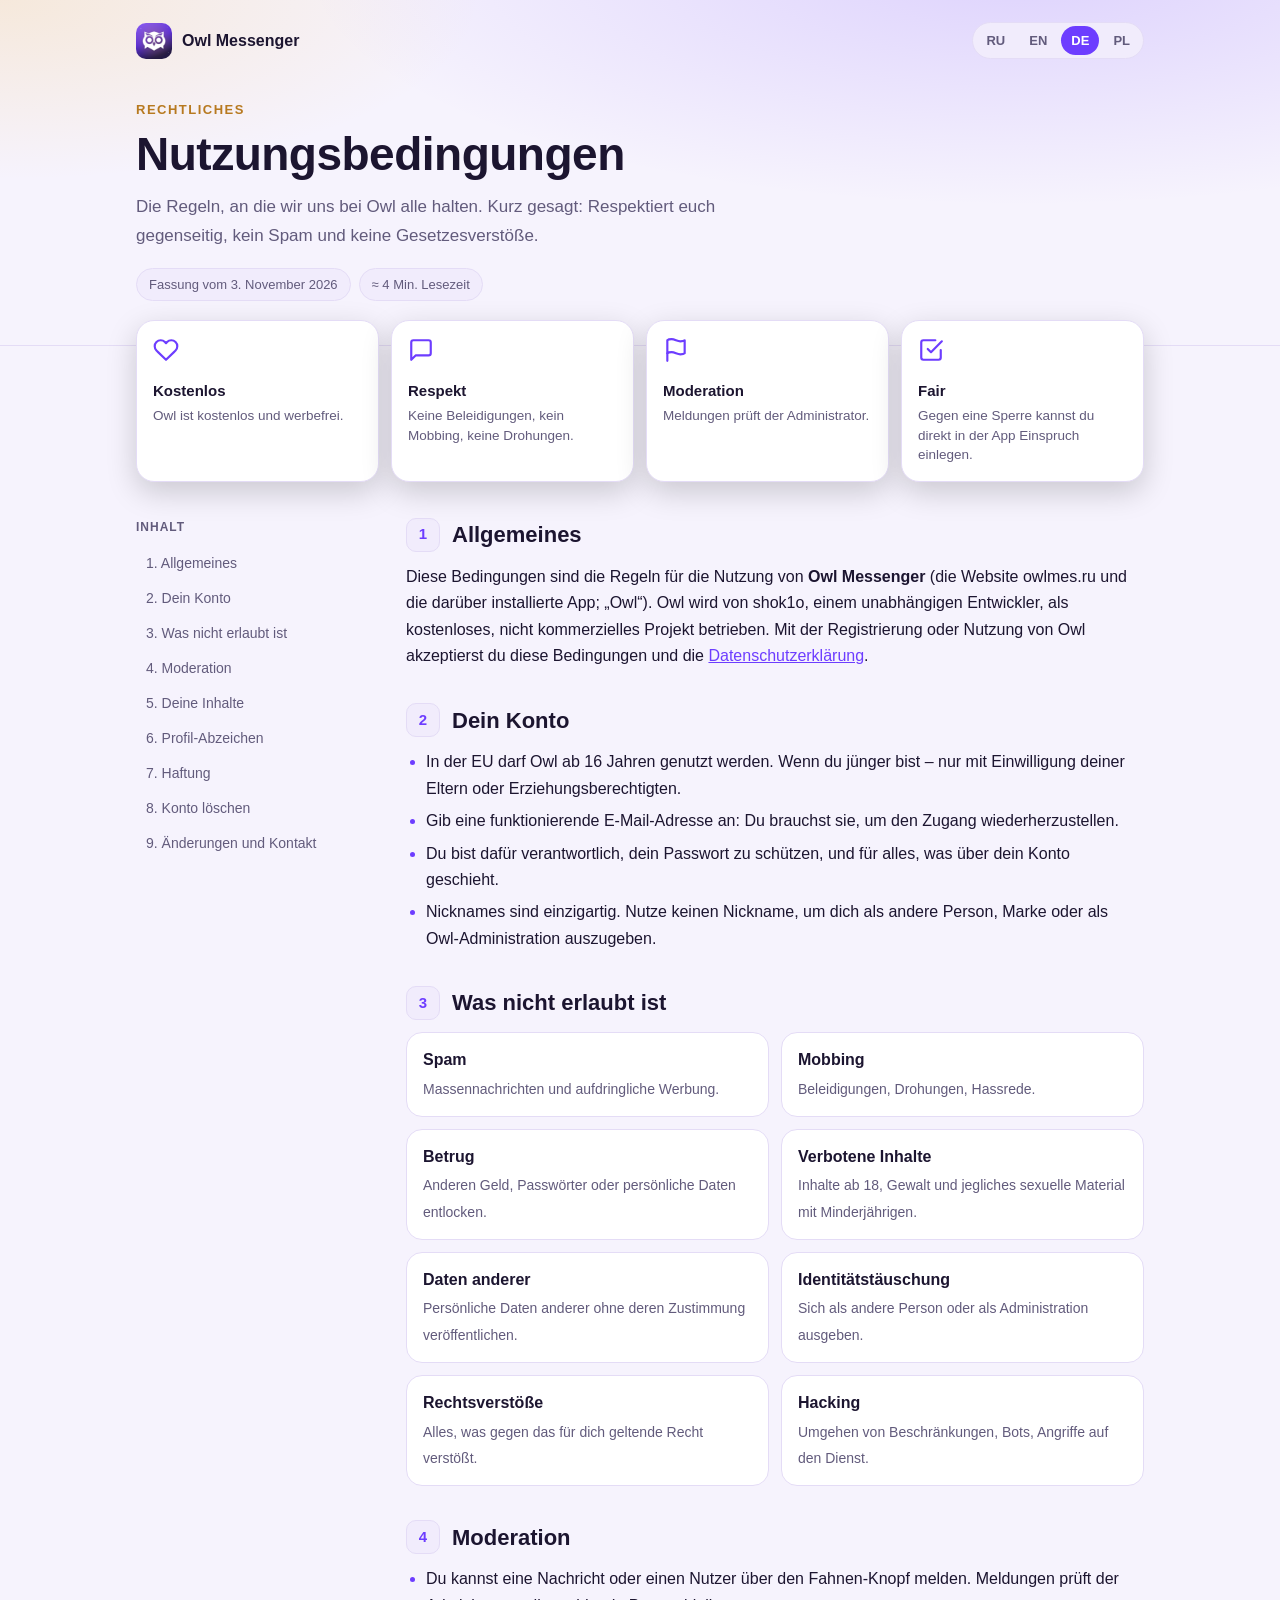
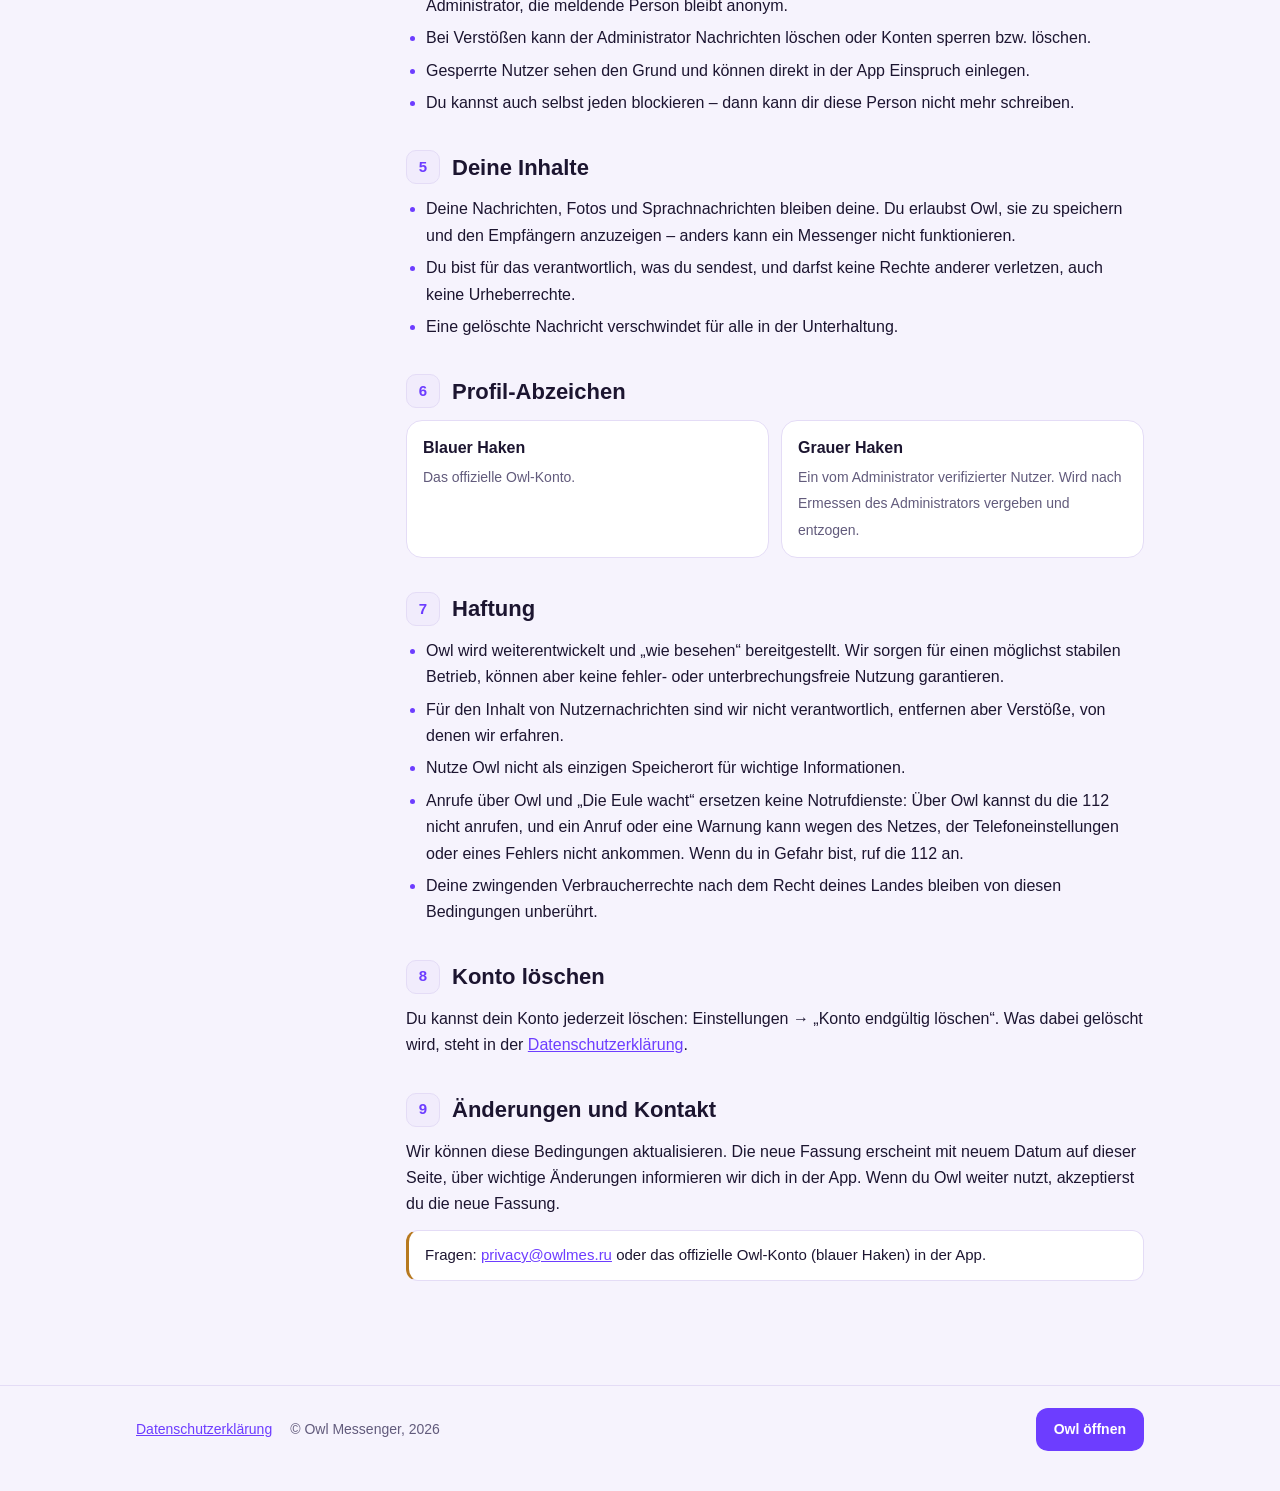
<file: terms-de.html>
<!DOCTYPE html>
<html lang="de">
<head>
<meta charset="utf-8">
<!-- Защита от чужих скриптов (CSP): только свои файлы — оформление legal.css, иконка, защита от рамки. Без inline-кода и inline-стилей -->
<meta http-equiv="Content-Security-Policy" content="default-src 'none'; script-src 'self'; style-src 'self'; img-src 'self'; object-src 'none'; base-uri 'none'; form-action 'none'">
<script src="/frame-guard.js?v=1"></script>
<meta name="viewport" content="width=device-width, initial-scale=1">
<title>Nutzungsbedingungen — Owl Messenger</title>
<meta name="description" content="Die Regeln für die Nutzung von Owl Messenger.">
<meta name="theme-color" content="#141120">
<link rel="icon" href="/icon-192.png">
<link rel="alternate" hreflang="ru" href="https://owlmes.ru/terms.html"><link rel="alternate" hreflang="en" href="https://owlmes.ru/terms-en.html"><link rel="alternate" hreflang="de" href="https://owlmes.ru/terms-de.html"><link rel="alternate" hreflang="pl" href="https://owlmes.ru/terms-pl.html">
<link rel="stylesheet" href="/legal.css?v=1">
</head>
<body>

<header class="hero"><div class="hero-in">
  <div class="top"><a class="brand" href="/"><img src="/icon-192.png" alt="">Owl Messenger</a><nav class="langs" aria-label="Language"><a href="/terms.html" hreflang="ru" lang="ru">RU</a><a href="/terms-en.html" hreflang="en" lang="en">EN</a><a href="/terms-de.html" class="on" hreflang="de" lang="de">DE</a><a href="/terms-pl.html" hreflang="pl" lang="pl">PL</a></nav></div>
  <div class="eyebrow">Rechtliches</div>
  <h1>Nutzungsbedingungen</h1>
  <p class="lead">Die Regeln, an die wir uns bei Owl alle halten. Kurz gesagt: Respektiert euch gegenseitig, kein Spam und keine Gesetzesverstöße.</p>
  <div class="meta"><span class="pill">Fassung vom 3. November 2026</span><span class="pill">≈ 4 Min. Lesezeit</span></div>
</div></header>

<div class="tldr">
  <div class="tl"><svg viewBox="0 0 24 24" fill="none" stroke="currentColor" stroke-width="2" stroke-linecap="round" stroke-linejoin="round"><path d="M20.8 4.6a5.5 5.5 0 0 0-7.8 0L12 5.7l-1-1.1a5.5 5.5 0 0 0-7.8 7.8l1 1.1L12 21l7.8-7.5 1-1.1a5.5 5.5 0 0 0 0-7.8z"/></svg><b>Kostenlos</b><span>Owl ist kostenlos und werbefrei.</span></div><div class="tl"><svg viewBox="0 0 24 24" fill="none" stroke="currentColor" stroke-width="2" stroke-linecap="round" stroke-linejoin="round"><path d="M21 15a2 2 0 0 1-2 2H7l-4 4V5a2 2 0 0 1 2-2h14a2 2 0 0 1 2 2z"/></svg><b>Respekt</b><span>Keine Beleidigungen, kein Mobbing, keine Drohungen.</span></div><div class="tl"><svg viewBox="0 0 24 24" fill="none" stroke="currentColor" stroke-width="2" stroke-linecap="round" stroke-linejoin="round"><path d="M4 15s1-1 4-1 5 2 8 2 4-1 4-1V3s-1 1-4 1-5-2-8-2-4 1-4 1z"/><line x1="4" y1="22" x2="4" y2="15"/></svg><b>Moderation</b><span>Meldungen prüft der Administrator.</span></div><div class="tl"><svg viewBox="0 0 24 24" fill="none" stroke="currentColor" stroke-width="2" stroke-linecap="round" stroke-linejoin="round"><polyline points="9 11 12 14 22 4"/><path d="M21 12v7a2 2 0 0 1-2 2H5a2 2 0 0 1-2-2V5a2 2 0 0 1 2-2h11"/></svg><b>Fair</b><span>Gegen eine Sperre kannst du direkt in der App Einspruch einlegen.</span></div>
</div>

<div class="layout">
  <nav class="toc">
    <b>Inhalt</b>
    <a href="#s1">1. Allgemeines</a><a href="#s2">2. Dein Konto</a><a href="#s3">3. Was nicht erlaubt ist</a><a href="#s4">4. Moderation</a><a href="#s5">5. Deine Inhalte</a><a href="#s6">6. Profil-Abzeichen</a><a href="#s7">7. Haftung</a><a href="#s8">8. Konto löschen</a><a href="#s9">9. Änderungen und Kontakt</a>
  </nav>

  <main>
    <section id="s1">
      <h2><span class="n">1</span>Allgemeines</h2>
      <p>Diese Bedingungen sind die Regeln für die Nutzung von <b>Owl Messenger</b> (die Website owlmes.ru und die darüber installierte App; „Owl“). Owl wird von shok1o, einem unabhängigen Entwickler, als kostenloses, nicht kommerzielles Projekt betrieben. Mit der Registrierung oder Nutzung von Owl akzeptierst du diese Bedingungen und die <a href="/privacy-de.html">Datenschutzerklärung</a>.</p>
    </section>

    <section id="s2">
      <h2><span class="n">2</span>Dein Konto</h2>
      <ul>
<li>In der EU darf Owl ab 16 Jahren genutzt werden. Wenn du jünger bist – nur mit Einwilligung deiner Eltern oder Erziehungsberechtigten.</li>
<li>Gib eine funktionierende E-Mail-Adresse an: Du brauchst sie, um den Zugang wiederherzustellen.</li>
<li>Du bist dafür verantwortlich, dein Passwort zu schützen, und für alles, was über dein Konto geschieht.</li>
<li>Nicknames sind einzigartig. Nutze keinen Nickname, um dich als andere Person, Marke oder als Owl-Administration auszugeben.</li>
</ul>
    </section>

    <section id="s3">
      <h2><span class="n">3</span>Was nicht erlaubt ist</h2>
      <div class="grid2">
<div class="card"><b>Spam</b><span>Massennachrichten und aufdringliche Werbung.</span></div>
<div class="card"><b>Mobbing</b><span>Beleidigungen, Drohungen, Hassrede.</span></div>
<div class="card"><b>Betrug</b><span>Anderen Geld, Passwörter oder persönliche Daten entlocken.</span></div>
<div class="card"><b>Verbotene Inhalte</b><span>Inhalte ab 18, Gewalt und jegliches sexuelle Material mit Minderjährigen.</span></div>
<div class="card"><b>Daten anderer</b><span>Persönliche Daten anderer ohne deren Zustimmung veröffentlichen.</span></div>
<div class="card"><b>Identitätstäuschung</b><span>Sich als andere Person oder als Administration ausgeben.</span></div>
<div class="card"><b>Rechtsverstöße</b><span>Alles, was gegen das für dich geltende Recht verstößt.</span></div>
<div class="card"><b>Hacking</b><span>Umgehen von Beschränkungen, Bots, Angriffe auf den Dienst.</span></div>
</div>
    </section>

    <section id="s4">
      <h2><span class="n">4</span>Moderation</h2>
      <ul>
<li>Du kannst eine Nachricht oder einen Nutzer über den Fahnen-Knopf melden. Meldungen prüft der Administrator, die meldende Person bleibt anonym.</li>
<li>Bei Verstößen kann der Administrator Nachrichten löschen oder Konten sperren bzw. löschen.</li>
<li>Gesperrte Nutzer sehen den Grund und können direkt in der App Einspruch einlegen.</li>
<li>Du kannst auch selbst jeden blockieren – dann kann dir diese Person nicht mehr schreiben.</li>
</ul>
    </section>

    <section id="s5">
      <h2><span class="n">5</span>Deine Inhalte</h2>
      <ul>
<li>Deine Nachrichten, Fotos und Sprachnachrichten bleiben deine. Du erlaubst Owl, sie zu speichern und den Empfängern anzuzeigen – anders kann ein Messenger nicht funktionieren.</li>
<li>Du bist für das verantwortlich, was du sendest, und darfst keine Rechte anderer verletzen, auch keine Urheberrechte.</li>
<li>Eine gelöschte Nachricht verschwindet für alle in der Unterhaltung.</li>
</ul>
    </section>

    <section id="s6">
      <h2><span class="n">6</span>Profil-Abzeichen</h2>
      <div class="grid2">
<div class="card"><b>Blauer Haken</b><span>Das offizielle Owl-Konto.</span></div>
<div class="card"><b>Grauer Haken</b><span>Ein vom Administrator verifizierter Nutzer. Wird nach Ermessen des Administrators vergeben und entzogen.</span></div>
</div>
    </section>

    <section id="s7">
      <h2><span class="n">7</span>Haftung</h2>
      <ul>
<li>Owl wird weiterentwickelt und „wie besehen“ bereitgestellt. Wir sorgen für einen möglichst stabilen Betrieb, können aber keine fehler- oder unterbrechungsfreie Nutzung garantieren.</li>
<li>Für den Inhalt von Nutzernachrichten sind wir nicht verantwortlich, entfernen aber Verstöße, von denen wir erfahren.</li>
<li>Nutze Owl nicht als einzigen Speicherort für wichtige Informationen.</li>
<li>Anrufe über Owl und „Die Eule wacht“ ersetzen keine Notrufdienste: Über Owl kannst du die 112 nicht anrufen, und ein Anruf oder eine Warnung kann wegen des Netzes, der Telefoneinstellungen oder eines Fehlers nicht ankommen. Wenn du in Gefahr bist, ruf die 112 an.</li>
<li>Deine zwingenden Verbraucherrechte nach dem Recht deines Landes bleiben von diesen Bedingungen unberührt.</li>
</ul>
    </section>

    <section id="s8">
      <h2><span class="n">8</span>Konto löschen</h2>
      <p>Du kannst dein Konto jederzeit löschen: Einstellungen → „Konto endgültig löschen“. Was dabei gelöscht wird, steht in der <a href="/privacy-de.html">Datenschutzerklärung</a>.</p>
    </section>

    <section id="s9">
      <h2><span class="n">9</span>Änderungen und Kontakt</h2>
      <p>Wir können diese Bedingungen aktualisieren. Die neue Fassung erscheint mit neuem Datum auf dieser Seite, über wichtige Änderungen informieren wir dich in der App. Wenn du Owl weiter nutzt, akzeptierst du die neue Fassung.</p>
<p class="note">Fragen: <a href="mailto:privacy@owlmes.ru">privacy@owlmes.ru</a> oder das offizielle Owl-Konto (blauer Haken) in der App.</p>
    </section>
  </main>
</div>

<footer><div class="foot">
  <a href="/privacy-de.html">Datenschutzerklärung</a>
  <span>© Owl Messenger, 2026</span>
  <a class="cta" href="/">Owl öffnen</a>
</div></footer>

</body>
</html>
</file>
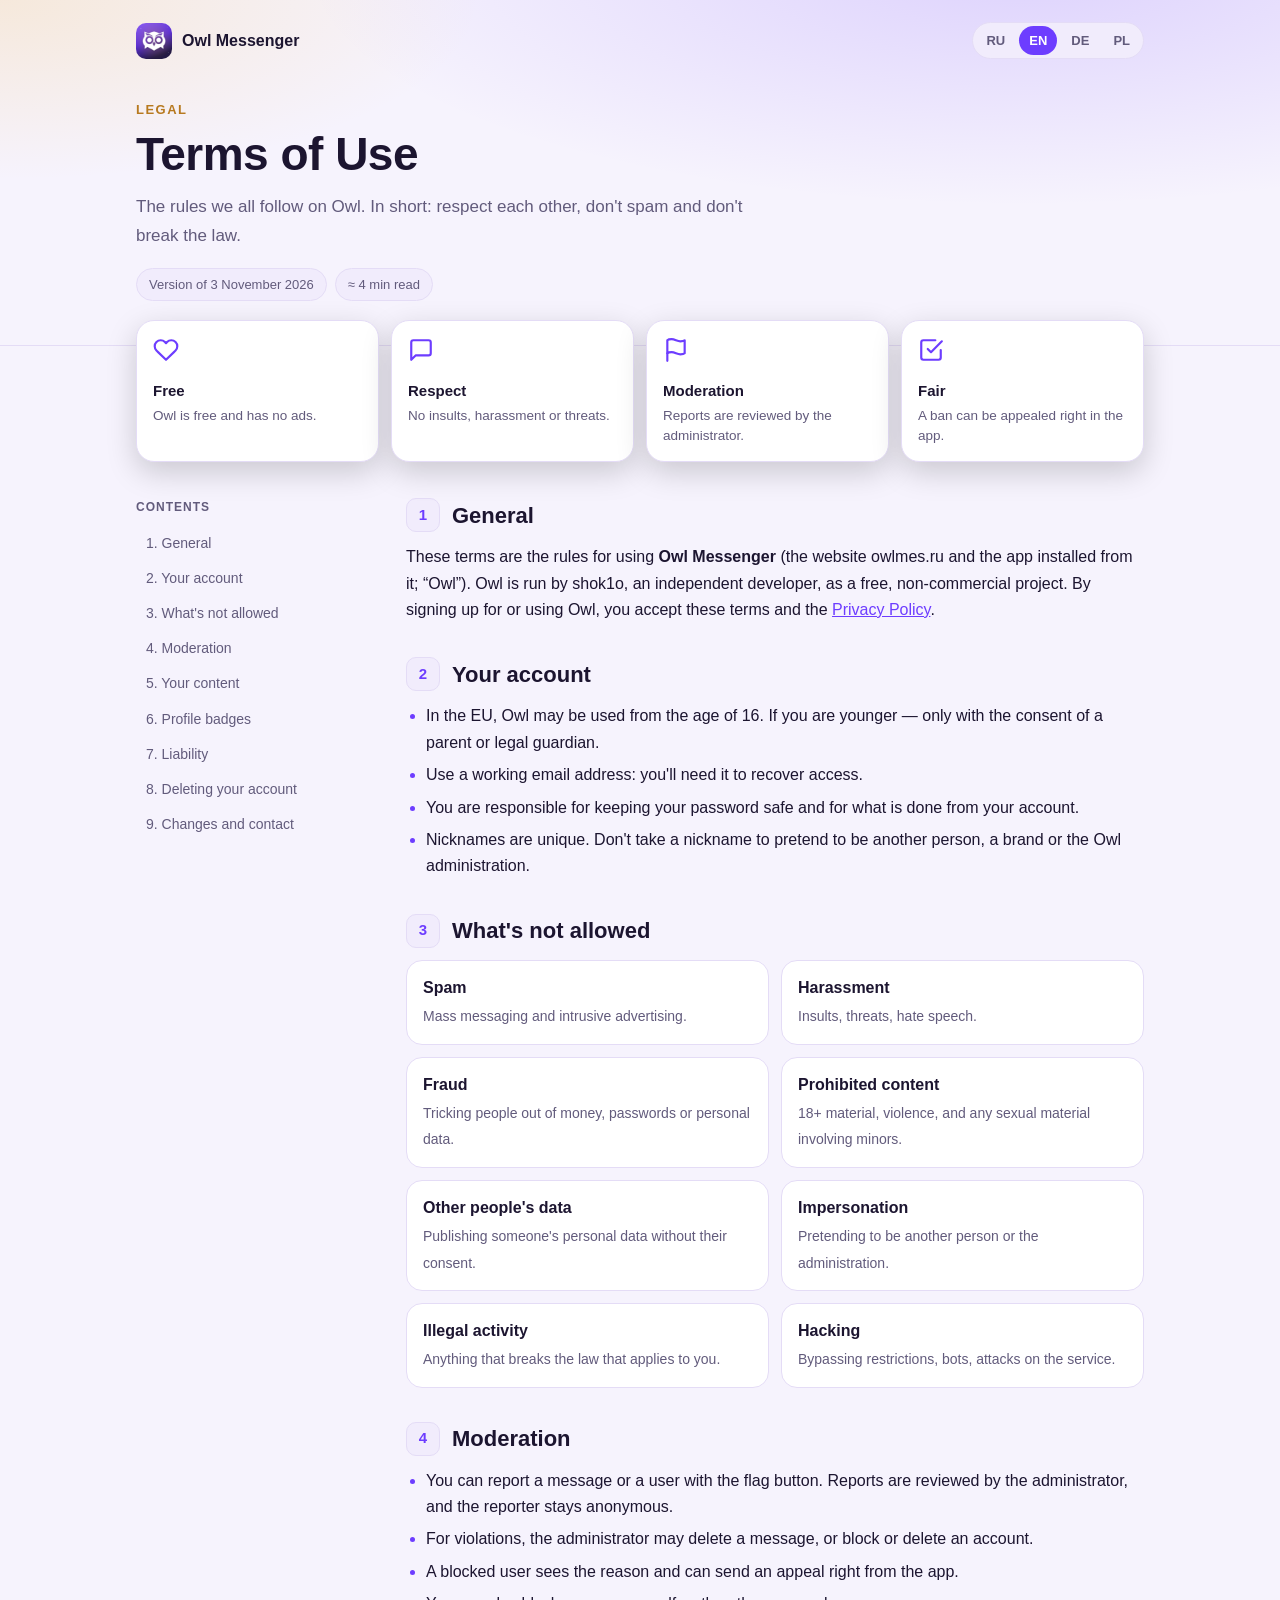
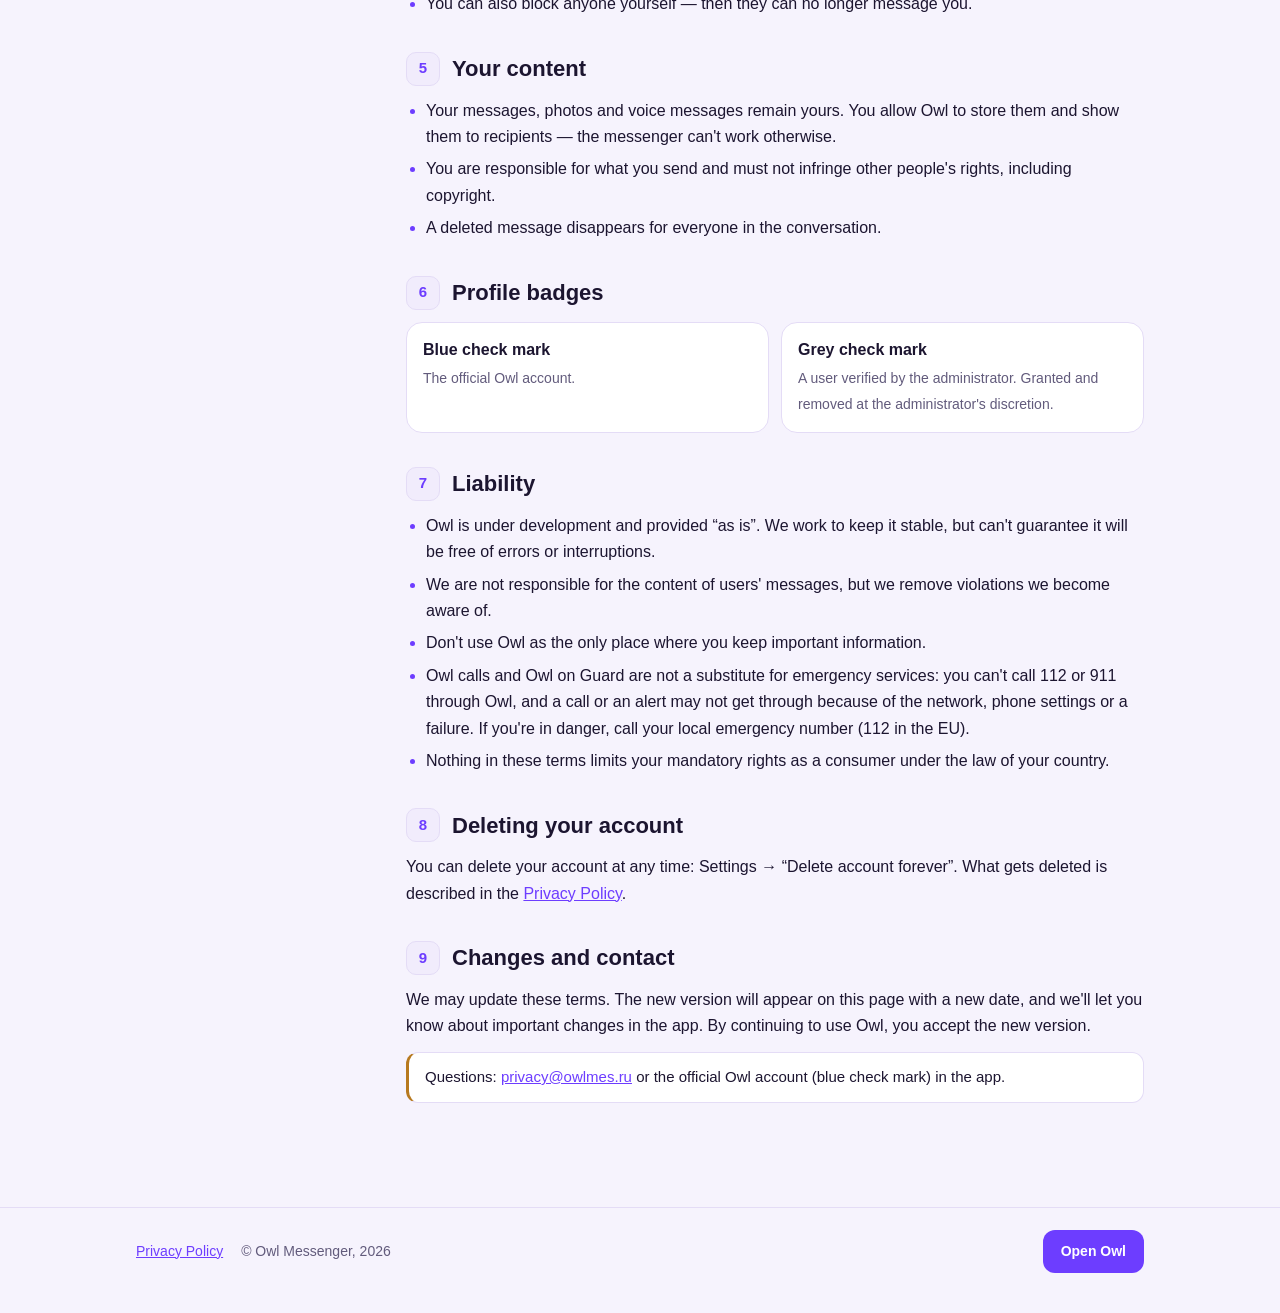
<file: terms-en.html>
<!DOCTYPE html>
<html lang="en">
<head>
<meta charset="utf-8">
<!-- Защита от чужих скриптов (CSP): только свои файлы — оформление legal.css, иконка, защита от рамки. Без inline-кода и inline-стилей -->
<meta http-equiv="Content-Security-Policy" content="default-src 'none'; script-src 'self'; style-src 'self'; img-src 'self'; object-src 'none'; base-uri 'none'; form-action 'none'">
<script src="/frame-guard.js?v=1"></script>
<meta name="viewport" content="width=device-width, initial-scale=1">
<title>Terms of Use — Owl Messenger</title>
<meta name="description" content="The rules for using Owl Messenger.">
<meta name="theme-color" content="#141120">
<link rel="icon" href="/icon-192.png">
<link rel="alternate" hreflang="ru" href="https://owlmes.ru/terms.html"><link rel="alternate" hreflang="en" href="https://owlmes.ru/terms-en.html"><link rel="alternate" hreflang="de" href="https://owlmes.ru/terms-de.html"><link rel="alternate" hreflang="pl" href="https://owlmes.ru/terms-pl.html">
<link rel="stylesheet" href="/legal.css?v=1">
</head>
<body>

<header class="hero"><div class="hero-in">
  <div class="top"><a class="brand" href="/"><img src="/icon-192.png" alt="">Owl Messenger</a><nav class="langs" aria-label="Language"><a href="/terms.html" hreflang="ru" lang="ru">RU</a><a href="/terms-en.html" class="on" hreflang="en" lang="en">EN</a><a href="/terms-de.html" hreflang="de" lang="de">DE</a><a href="/terms-pl.html" hreflang="pl" lang="pl">PL</a></nav></div>
  <div class="eyebrow">Legal</div>
  <h1>Terms of Use</h1>
  <p class="lead">The rules we all follow on Owl. In short: respect each other, don't spam and don't break the law.</p>
  <div class="meta"><span class="pill">Version of 3 November 2026</span><span class="pill">≈ 4 min read</span></div>
</div></header>

<div class="tldr">
  <div class="tl"><svg viewBox="0 0 24 24" fill="none" stroke="currentColor" stroke-width="2" stroke-linecap="round" stroke-linejoin="round"><path d="M20.8 4.6a5.5 5.5 0 0 0-7.8 0L12 5.7l-1-1.1a5.5 5.5 0 0 0-7.8 7.8l1 1.1L12 21l7.8-7.5 1-1.1a5.5 5.5 0 0 0 0-7.8z"/></svg><b>Free</b><span>Owl is free and has no ads.</span></div><div class="tl"><svg viewBox="0 0 24 24" fill="none" stroke="currentColor" stroke-width="2" stroke-linecap="round" stroke-linejoin="round"><path d="M21 15a2 2 0 0 1-2 2H7l-4 4V5a2 2 0 0 1 2-2h14a2 2 0 0 1 2 2z"/></svg><b>Respect</b><span>No insults, harassment or threats.</span></div><div class="tl"><svg viewBox="0 0 24 24" fill="none" stroke="currentColor" stroke-width="2" stroke-linecap="round" stroke-linejoin="round"><path d="M4 15s1-1 4-1 5 2 8 2 4-1 4-1V3s-1 1-4 1-5-2-8-2-4 1-4 1z"/><line x1="4" y1="22" x2="4" y2="15"/></svg><b>Moderation</b><span>Reports are reviewed by the administrator.</span></div><div class="tl"><svg viewBox="0 0 24 24" fill="none" stroke="currentColor" stroke-width="2" stroke-linecap="round" stroke-linejoin="round"><polyline points="9 11 12 14 22 4"/><path d="M21 12v7a2 2 0 0 1-2 2H5a2 2 0 0 1-2-2V5a2 2 0 0 1 2-2h11"/></svg><b>Fair</b><span>A ban can be appealed right in the app.</span></div>
</div>

<div class="layout">
  <nav class="toc">
    <b>Contents</b>
    <a href="#s1">1. General</a><a href="#s2">2. Your account</a><a href="#s3">3. What's not allowed</a><a href="#s4">4. Moderation</a><a href="#s5">5. Your content</a><a href="#s6">6. Profile badges</a><a href="#s7">7. Liability</a><a href="#s8">8. Deleting your account</a><a href="#s9">9. Changes and contact</a>
  </nav>

  <main>
    <section id="s1">
      <h2><span class="n">1</span>General</h2>
      <p>These terms are the rules for using <b>Owl Messenger</b> (the website owlmes.ru and the app installed from it; “Owl”). Owl is run by shok1o, an independent developer, as a free, non-commercial project. By signing up for or using Owl, you accept these terms and the <a href="/privacy-en.html">Privacy Policy</a>.</p>
    </section>

    <section id="s2">
      <h2><span class="n">2</span>Your account</h2>
      <ul>
<li>In the EU, Owl may be used from the age of 16. If you are younger — only with the consent of a parent or legal guardian.</li>
<li>Use a working email address: you'll need it to recover access.</li>
<li>You are responsible for keeping your password safe and for what is done from your account.</li>
<li>Nicknames are unique. Don't take a nickname to pretend to be another person, a brand or the Owl administration.</li>
</ul>
    </section>

    <section id="s3">
      <h2><span class="n">3</span>What's not allowed</h2>
      <div class="grid2">
<div class="card"><b>Spam</b><span>Mass messaging and intrusive advertising.</span></div>
<div class="card"><b>Harassment</b><span>Insults, threats, hate speech.</span></div>
<div class="card"><b>Fraud</b><span>Tricking people out of money, passwords or personal data.</span></div>
<div class="card"><b>Prohibited content</b><span>18+ material, violence, and any sexual material involving minors.</span></div>
<div class="card"><b>Other people's data</b><span>Publishing someone's personal data without their consent.</span></div>
<div class="card"><b>Impersonation</b><span>Pretending to be another person or the administration.</span></div>
<div class="card"><b>Illegal activity</b><span>Anything that breaks the law that applies to you.</span></div>
<div class="card"><b>Hacking</b><span>Bypassing restrictions, bots, attacks on the service.</span></div>
</div>
    </section>

    <section id="s4">
      <h2><span class="n">4</span>Moderation</h2>
      <ul>
<li>You can report a message or a user with the flag button. Reports are reviewed by the administrator, and the reporter stays anonymous.</li>
<li>For violations, the administrator may delete a message, or block or delete an account.</li>
<li>A blocked user sees the reason and can send an appeal right from the app.</li>
<li>You can also block anyone yourself — then they can no longer message you.</li>
</ul>
    </section>

    <section id="s5">
      <h2><span class="n">5</span>Your content</h2>
      <ul>
<li>Your messages, photos and voice messages remain yours. You allow Owl to store them and show them to recipients — the messenger can't work otherwise.</li>
<li>You are responsible for what you send and must not infringe other people's rights, including copyright.</li>
<li>A deleted message disappears for everyone in the conversation.</li>
</ul>
    </section>

    <section id="s6">
      <h2><span class="n">6</span>Profile badges</h2>
      <div class="grid2">
<div class="card"><b>Blue check mark</b><span>The official Owl account.</span></div>
<div class="card"><b>Grey check mark</b><span>A user verified by the administrator. Granted and removed at the administrator's discretion.</span></div>
</div>
    </section>

    <section id="s7">
      <h2><span class="n">7</span>Liability</h2>
      <ul>
<li>Owl is under development and provided “as is”. We work to keep it stable, but can't guarantee it will be free of errors or interruptions.</li>
<li>We are not responsible for the content of users' messages, but we remove violations we become aware of.</li>
<li>Don't use Owl as the only place where you keep important information.</li>
<li>Owl calls and Owl on Guard are not a substitute for emergency services: you can't call 112 or 911 through Owl, and a call or an alert may not get through because of the network, phone settings or a failure. If you're in danger, call your local emergency number (112 in the EU).</li>
<li>Nothing in these terms limits your mandatory rights as a consumer under the law of your country.</li>
</ul>
    </section>

    <section id="s8">
      <h2><span class="n">8</span>Deleting your account</h2>
      <p>You can delete your account at any time: Settings → “Delete account forever”. What gets deleted is described in the <a href="/privacy-en.html">Privacy Policy</a>.</p>
    </section>

    <section id="s9">
      <h2><span class="n">9</span>Changes and contact</h2>
      <p>We may update these terms. The new version will appear on this page with a new date, and we'll let you know about important changes in the app. By continuing to use Owl, you accept the new version.</p>
<p class="note">Questions: <a href="mailto:privacy@owlmes.ru">privacy@owlmes.ru</a> or the official Owl account (blue check mark) in the app.</p>
    </section>
  </main>
</div>

<footer><div class="foot">
  <a href="/privacy-en.html">Privacy Policy</a>
  <span>© Owl Messenger, 2026</span>
  <a class="cta" href="/">Open Owl</a>
</div></footer>

</body>
</html>
</file>
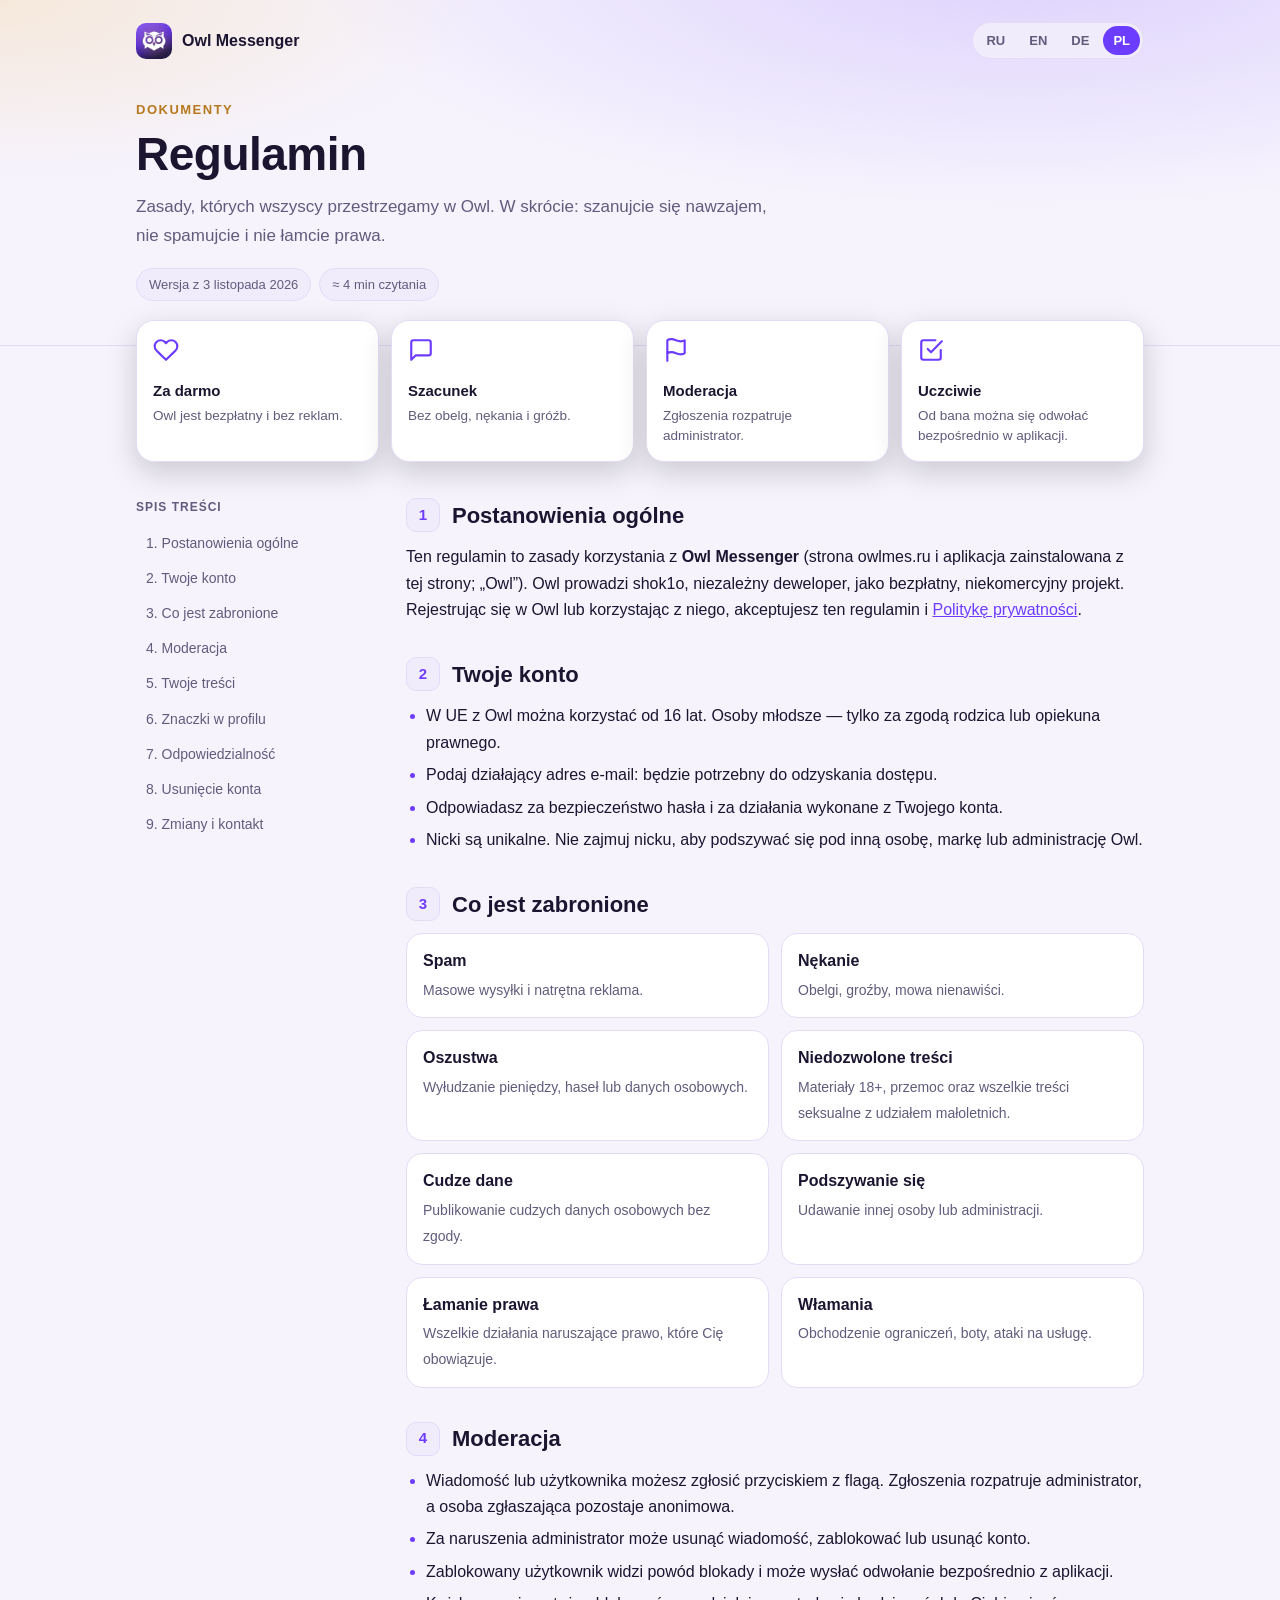
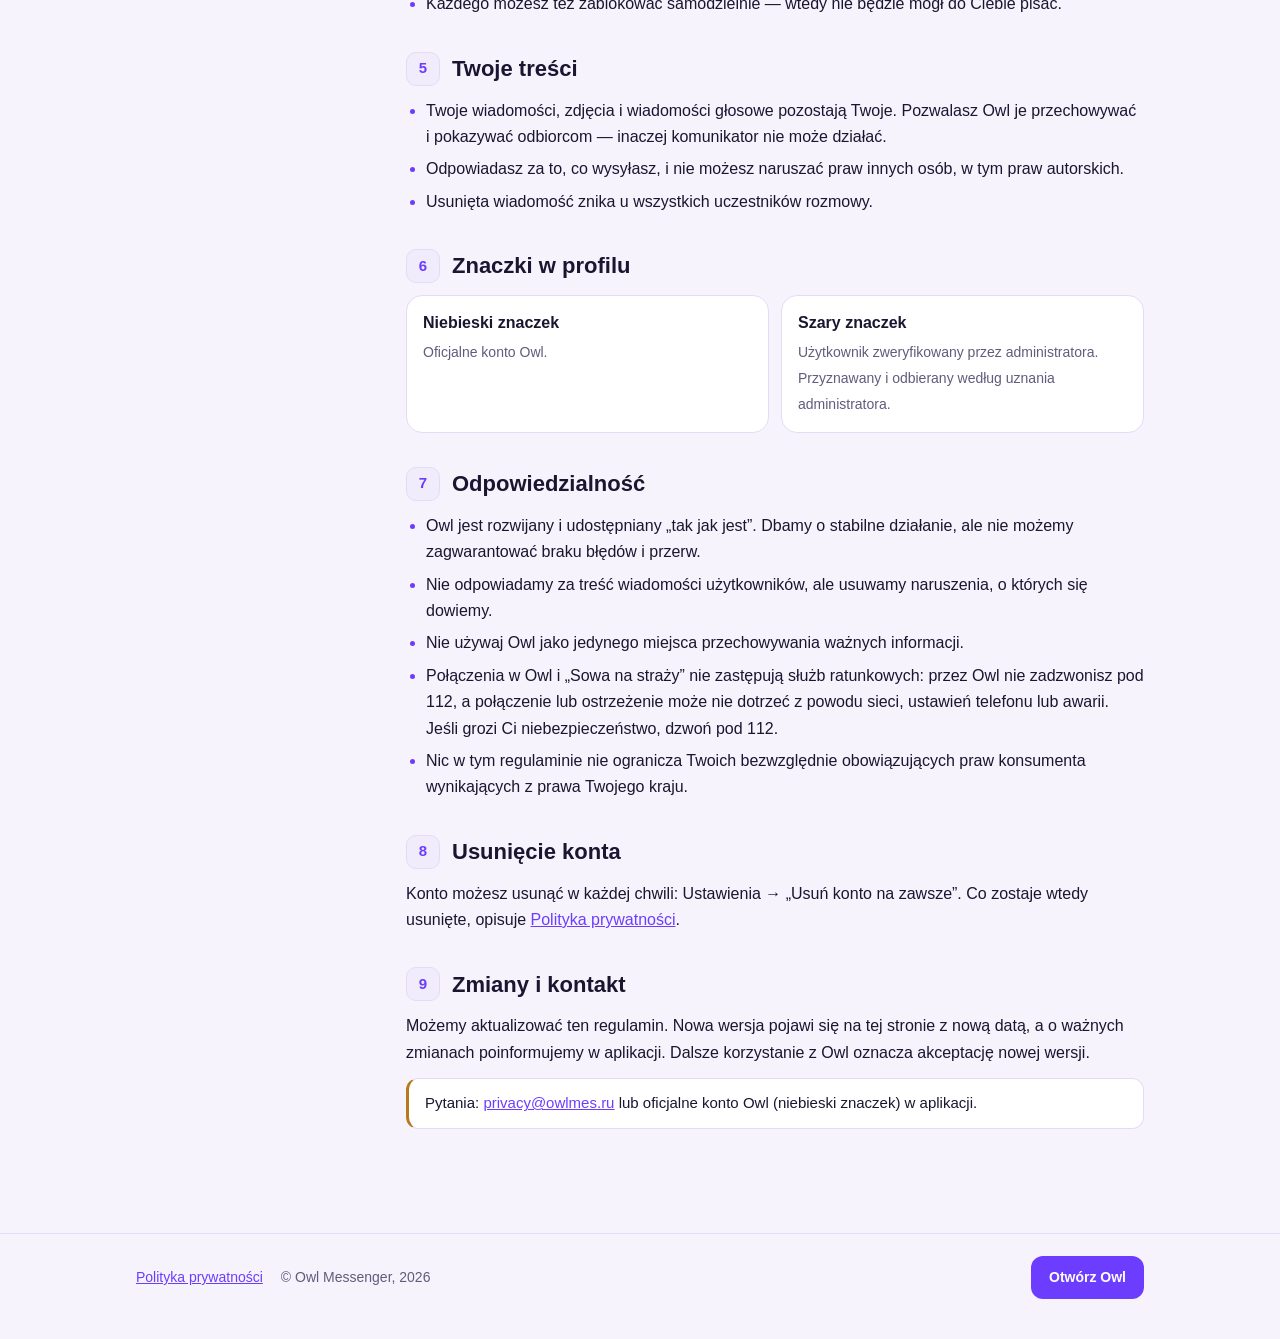
<file: terms-pl.html>
<!DOCTYPE html>
<html lang="pl">
<head>
<meta charset="utf-8">
<!-- Защита от чужих скриптов (CSP): только свои файлы — оформление legal.css, иконка, защита от рамки. Без inline-кода и inline-стилей -->
<meta http-equiv="Content-Security-Policy" content="default-src 'none'; script-src 'self'; style-src 'self'; img-src 'self'; object-src 'none'; base-uri 'none'; form-action 'none'">
<script src="/frame-guard.js?v=1"></script>
<meta name="viewport" content="width=device-width, initial-scale=1">
<title>Regulamin — Owl Messenger</title>
<meta name="description" content="Zasady korzystania z Owl Messenger.">
<meta name="theme-color" content="#141120">
<link rel="icon" href="/icon-192.png">
<link rel="alternate" hreflang="ru" href="https://owlmes.ru/terms.html"><link rel="alternate" hreflang="en" href="https://owlmes.ru/terms-en.html"><link rel="alternate" hreflang="de" href="https://owlmes.ru/terms-de.html"><link rel="alternate" hreflang="pl" href="https://owlmes.ru/terms-pl.html">
<link rel="stylesheet" href="/legal.css?v=1">
</head>
<body>

<header class="hero"><div class="hero-in">
  <div class="top"><a class="brand" href="/"><img src="/icon-192.png" alt="">Owl Messenger</a><nav class="langs" aria-label="Language"><a href="/terms.html" hreflang="ru" lang="ru">RU</a><a href="/terms-en.html" hreflang="en" lang="en">EN</a><a href="/terms-de.html" hreflang="de" lang="de">DE</a><a href="/terms-pl.html" class="on" hreflang="pl" lang="pl">PL</a></nav></div>
  <div class="eyebrow">Dokumenty</div>
  <h1>Regulamin</h1>
  <p class="lead">Zasady, których wszyscy przestrzegamy w Owl. W skrócie: szanujcie się nawzajem, nie spamujcie i nie łamcie prawa.</p>
  <div class="meta"><span class="pill">Wersja z 3 listopada 2026</span><span class="pill">≈ 4 min czytania</span></div>
</div></header>

<div class="tldr">
  <div class="tl"><svg viewBox="0 0 24 24" fill="none" stroke="currentColor" stroke-width="2" stroke-linecap="round" stroke-linejoin="round"><path d="M20.8 4.6a5.5 5.5 0 0 0-7.8 0L12 5.7l-1-1.1a5.5 5.5 0 0 0-7.8 7.8l1 1.1L12 21l7.8-7.5 1-1.1a5.5 5.5 0 0 0 0-7.8z"/></svg><b>Za darmo</b><span>Owl jest bezpłatny i bez reklam.</span></div><div class="tl"><svg viewBox="0 0 24 24" fill="none" stroke="currentColor" stroke-width="2" stroke-linecap="round" stroke-linejoin="round"><path d="M21 15a2 2 0 0 1-2 2H7l-4 4V5a2 2 0 0 1 2-2h14a2 2 0 0 1 2 2z"/></svg><b>Szacunek</b><span>Bez obelg, nękania i gróźb.</span></div><div class="tl"><svg viewBox="0 0 24 24" fill="none" stroke="currentColor" stroke-width="2" stroke-linecap="round" stroke-linejoin="round"><path d="M4 15s1-1 4-1 5 2 8 2 4-1 4-1V3s-1 1-4 1-5-2-8-2-4 1-4 1z"/><line x1="4" y1="22" x2="4" y2="15"/></svg><b>Moderacja</b><span>Zgłoszenia rozpatruje administrator.</span></div><div class="tl"><svg viewBox="0 0 24 24" fill="none" stroke="currentColor" stroke-width="2" stroke-linecap="round" stroke-linejoin="round"><polyline points="9 11 12 14 22 4"/><path d="M21 12v7a2 2 0 0 1-2 2H5a2 2 0 0 1-2-2V5a2 2 0 0 1 2-2h11"/></svg><b>Uczciwie</b><span>Od bana można się odwołać bezpośrednio w aplikacji.</span></div>
</div>

<div class="layout">
  <nav class="toc">
    <b>Spis treści</b>
    <a href="#s1">1. Postanowienia ogólne</a><a href="#s2">2. Twoje konto</a><a href="#s3">3. Co jest zabronione</a><a href="#s4">4. Moderacja</a><a href="#s5">5. Twoje treści</a><a href="#s6">6. Znaczki w profilu</a><a href="#s7">7. Odpowiedzialność</a><a href="#s8">8. Usunięcie konta</a><a href="#s9">9. Zmiany i kontakt</a>
  </nav>

  <main>
    <section id="s1">
      <h2><span class="n">1</span>Postanowienia ogólne</h2>
      <p>Ten regulamin to zasady korzystania z <b>Owl Messenger</b> (strona owlmes.ru i aplikacja zainstalowana z tej strony; „Owl”). Owl prowadzi shok1o, niezależny deweloper, jako bezpłatny, niekomercyjny projekt. Rejestrując się w Owl lub korzystając z niego, akceptujesz ten regulamin i <a href="/privacy-pl.html">Politykę prywatności</a>.</p>
    </section>

    <section id="s2">
      <h2><span class="n">2</span>Twoje konto</h2>
      <ul>
<li>W UE z Owl można korzystać od 16 lat. Osoby młodsze — tylko za zgodą rodzica lub opiekuna prawnego.</li>
<li>Podaj działający adres e-mail: będzie potrzebny do odzyskania dostępu.</li>
<li>Odpowiadasz za bezpieczeństwo hasła i za działania wykonane z Twojego konta.</li>
<li>Nicki są unikalne. Nie zajmuj nicku, aby podszywać się pod inną osobę, markę lub administrację Owl.</li>
</ul>
    </section>

    <section id="s3">
      <h2><span class="n">3</span>Co jest zabronione</h2>
      <div class="grid2">
<div class="card"><b>Spam</b><span>Masowe wysyłki i natrętna reklama.</span></div>
<div class="card"><b>Nękanie</b><span>Obelgi, groźby, mowa nienawiści.</span></div>
<div class="card"><b>Oszustwa</b><span>Wyłudzanie pieniędzy, haseł lub danych osobowych.</span></div>
<div class="card"><b>Niedozwolone treści</b><span>Materiały 18+, przemoc oraz wszelkie treści seksualne z udziałem małoletnich.</span></div>
<div class="card"><b>Cudze dane</b><span>Publikowanie cudzych danych osobowych bez zgody.</span></div>
<div class="card"><b>Podszywanie się</b><span>Udawanie innej osoby lub administracji.</span></div>
<div class="card"><b>Łamanie prawa</b><span>Wszelkie działania naruszające prawo, które Cię obowiązuje.</span></div>
<div class="card"><b>Włamania</b><span>Obchodzenie ograniczeń, boty, ataki na usługę.</span></div>
</div>
    </section>

    <section id="s4">
      <h2><span class="n">4</span>Moderacja</h2>
      <ul>
<li>Wiadomość lub użytkownika możesz zgłosić przyciskiem z flagą. Zgłoszenia rozpatruje administrator, a osoba zgłaszająca pozostaje anonimowa.</li>
<li>Za naruszenia administrator może usunąć wiadomość, zablokować lub usunąć konto.</li>
<li>Zablokowany użytkownik widzi powód blokady i może wysłać odwołanie bezpośrednio z aplikacji.</li>
<li>Każdego możesz też zablokować samodzielnie — wtedy nie będzie mógł do Ciebie pisać.</li>
</ul>
    </section>

    <section id="s5">
      <h2><span class="n">5</span>Twoje treści</h2>
      <ul>
<li>Twoje wiadomości, zdjęcia i wiadomości głosowe pozostają Twoje. Pozwalasz Owl je przechowywać i pokazywać odbiorcom — inaczej komunikator nie może działać.</li>
<li>Odpowiadasz za to, co wysyłasz, i nie możesz naruszać praw innych osób, w tym praw autorskich.</li>
<li>Usunięta wiadomość znika u wszystkich uczestników rozmowy.</li>
</ul>
    </section>

    <section id="s6">
      <h2><span class="n">6</span>Znaczki w profilu</h2>
      <div class="grid2">
<div class="card"><b>Niebieski znaczek</b><span>Oficjalne konto Owl.</span></div>
<div class="card"><b>Szary znaczek</b><span>Użytkownik zweryfikowany przez administratora. Przyznawany i odbierany według uznania administratora.</span></div>
</div>
    </section>

    <section id="s7">
      <h2><span class="n">7</span>Odpowiedzialność</h2>
      <ul>
<li>Owl jest rozwijany i udostępniany „tak jak jest”. Dbamy o stabilne działanie, ale nie możemy zagwarantować braku błędów i przerw.</li>
<li>Nie odpowiadamy za treść wiadomości użytkowników, ale usuwamy naruszenia, o których się dowiemy.</li>
<li>Nie używaj Owl jako jedynego miejsca przechowywania ważnych informacji.</li>
<li>Połączenia w Owl i „Sowa na straży” nie zastępują służb ratunkowych: przez Owl nie zadzwonisz pod 112, a połączenie lub ostrzeżenie może nie dotrzeć z powodu sieci, ustawień telefonu lub awarii. Jeśli grozi Ci niebezpieczeństwo, dzwoń pod 112.</li>
<li>Nic w tym regulaminie nie ogranicza Twoich bezwzględnie obowiązujących praw konsumenta wynikających z prawa Twojego kraju.</li>
</ul>
    </section>

    <section id="s8">
      <h2><span class="n">8</span>Usunięcie konta</h2>
      <p>Konto możesz usunąć w każdej chwili: Ustawienia → „Usuń konto na zawsze”. Co zostaje wtedy usunięte, opisuje <a href="/privacy-pl.html">Polityka prywatności</a>.</p>
    </section>

    <section id="s9">
      <h2><span class="n">9</span>Zmiany i kontakt</h2>
      <p>Możemy aktualizować ten regulamin. Nowa wersja pojawi się na tej stronie z nową datą, a o ważnych zmianach poinformujemy w aplikacji. Dalsze korzystanie z Owl oznacza akceptację nowej wersji.</p>
<p class="note">Pytania: <a href="mailto:privacy@owlmes.ru">privacy@owlmes.ru</a> lub oficjalne konto Owl (niebieski znaczek) w aplikacji.</p>
    </section>
  </main>
</div>

<footer><div class="foot">
  <a href="/privacy-pl.html">Polityka prywatności</a>
  <span>© Owl Messenger, 2026</span>
  <a class="cta" href="/">Otwórz Owl</a>
</div></footer>

</body>
</html>
</file>
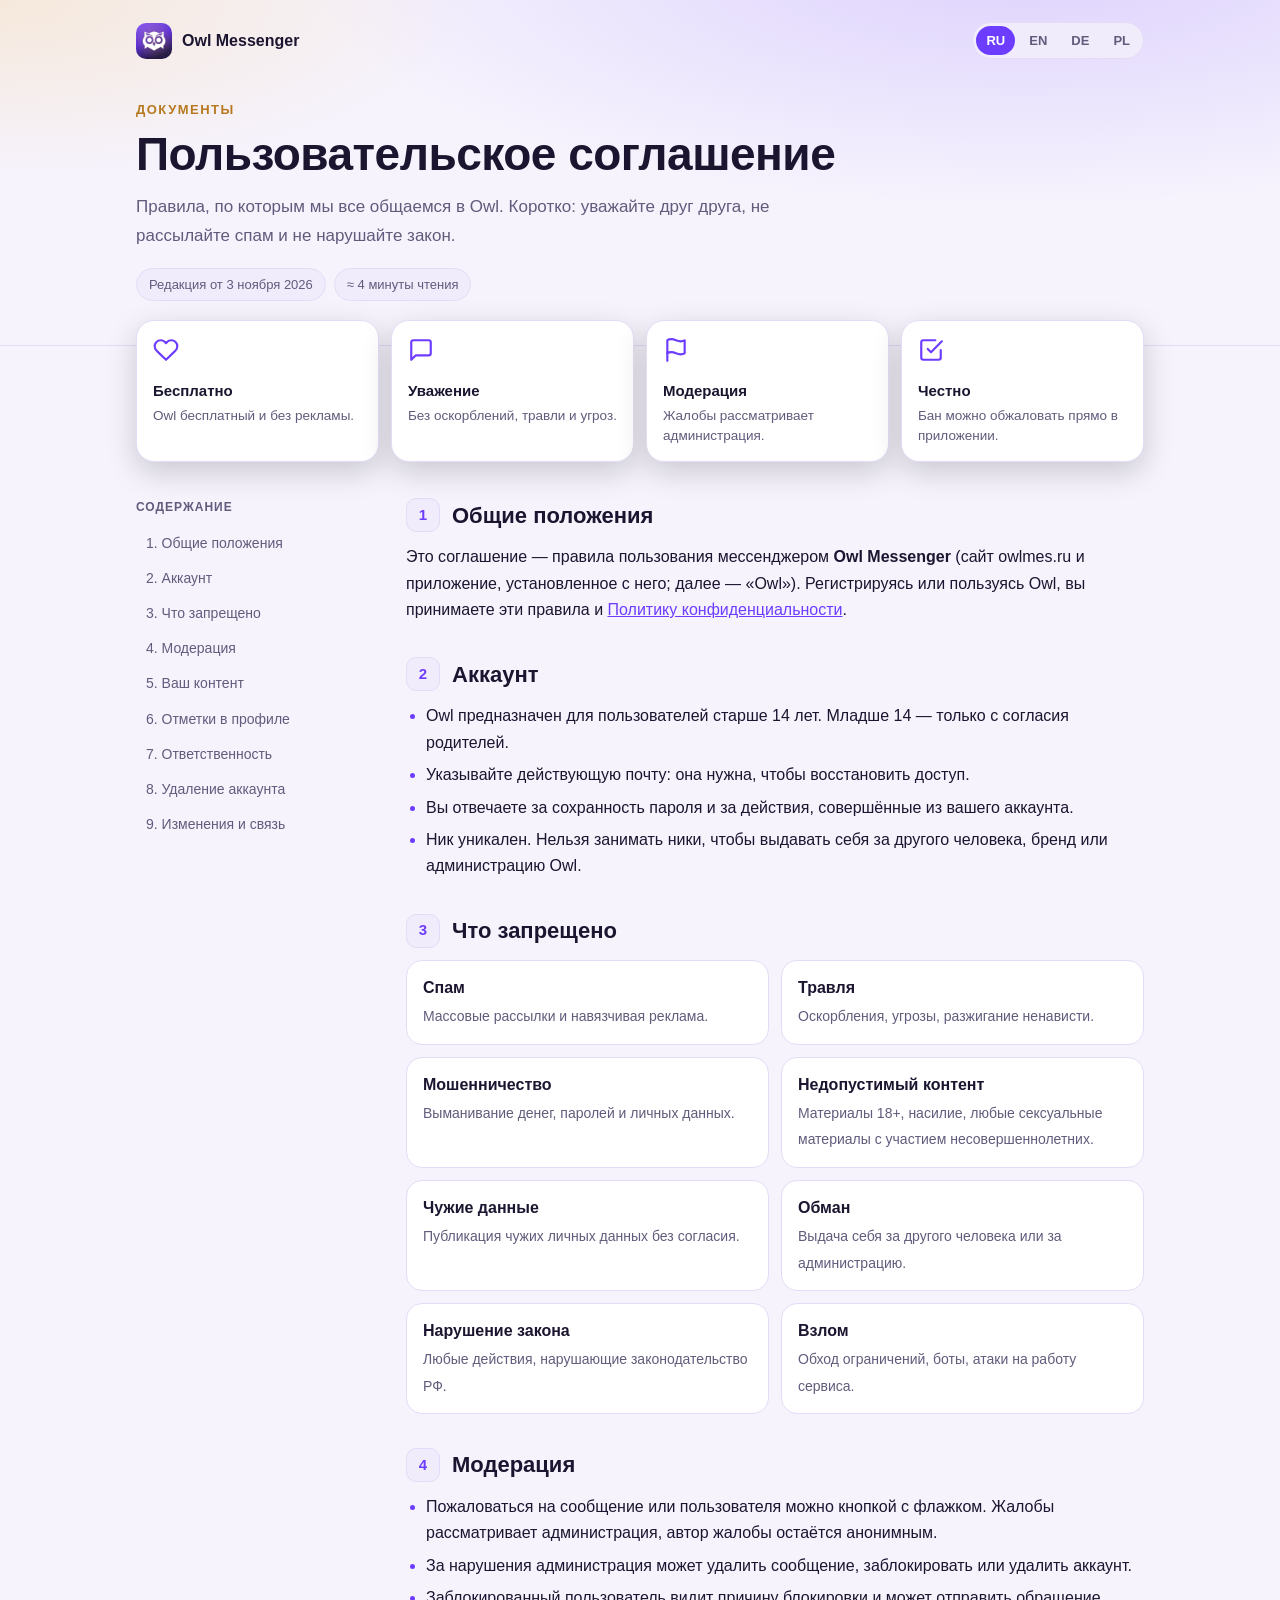
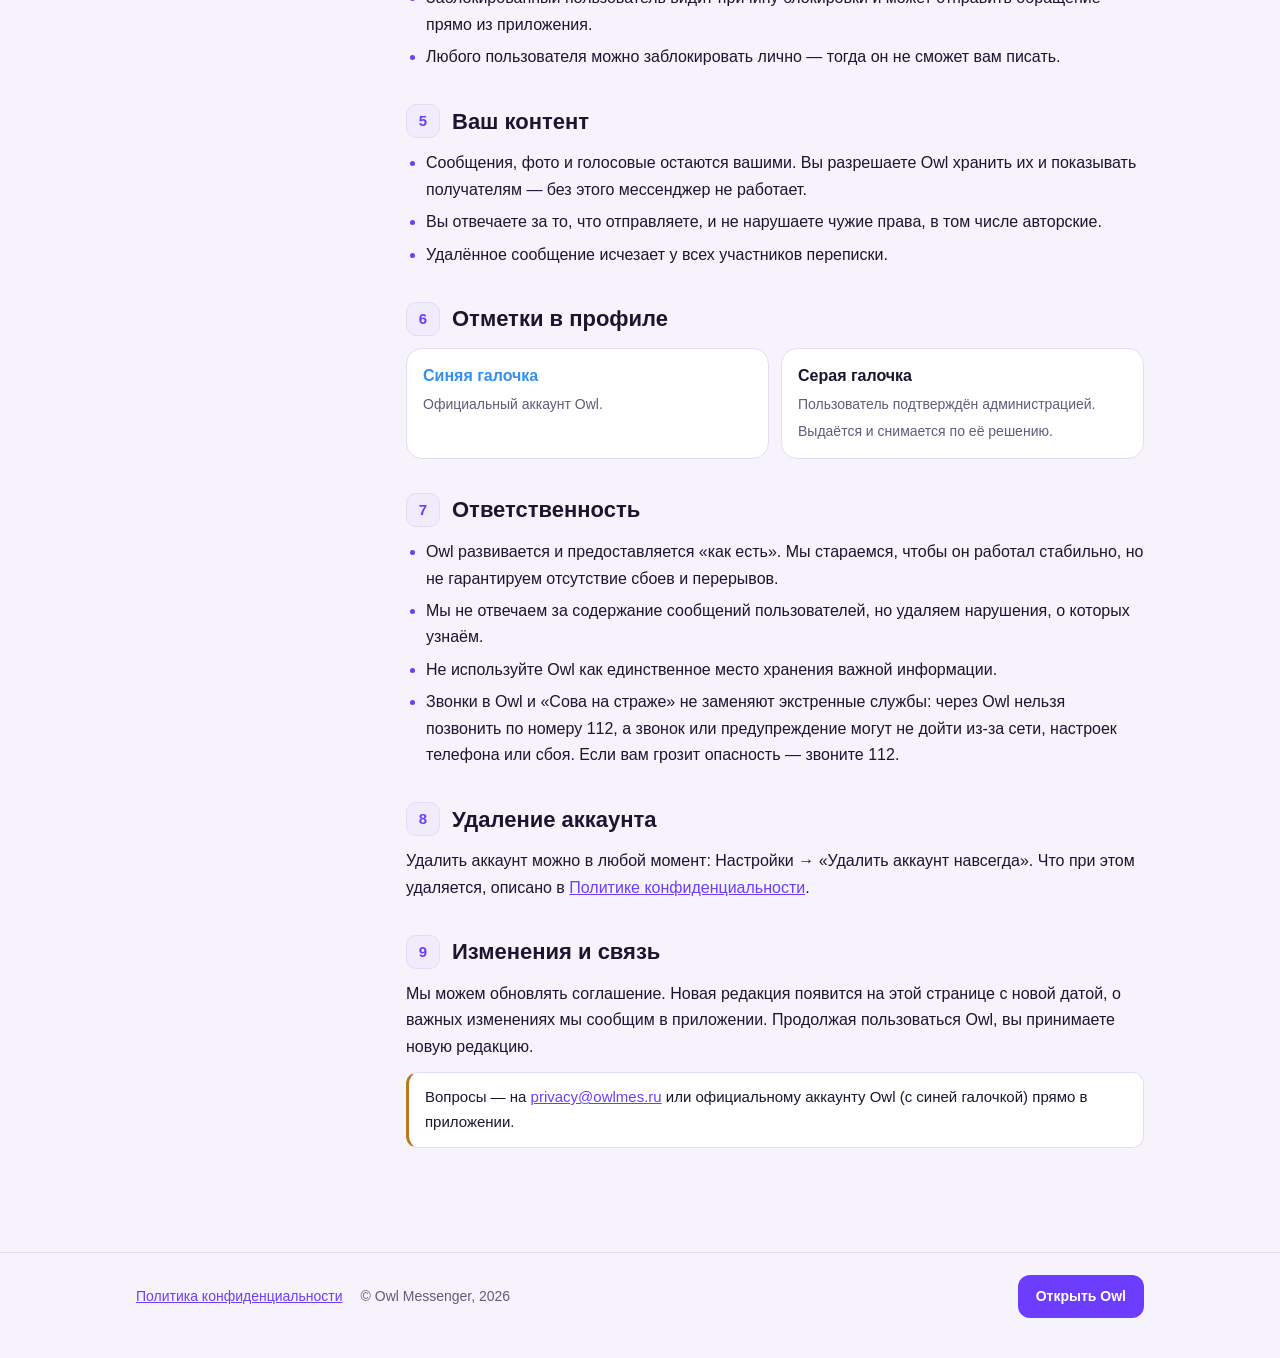
<file: terms.html>
<!DOCTYPE html>
<html lang="ru">
<head>
<meta charset="utf-8">
<!-- Защита от чужих скриптов (CSP): только свои файлы — оформление legal.css, иконка, защита от рамки. Без inline-кода и inline-стилей -->
<meta http-equiv="Content-Security-Policy" content="default-src 'none'; script-src 'self'; style-src 'self'; img-src 'self'; object-src 'none'; base-uri 'none'; form-action 'none'">
<script src="/frame-guard.js?v=1"></script>
<meta name="viewport" content="width=device-width, initial-scale=1">
<title>Пользовательское соглашение — Owl Messenger</title>
<meta name="description" content="Правила пользования мессенджером Owl Messenger.">
<meta name="theme-color" content="#141120">
<link rel="icon" href="/icon-192.png">
<link rel="alternate" hreflang="ru" href="https://owlmes.ru/terms.html"><link rel="alternate" hreflang="en" href="https://owlmes.ru/terms-en.html"><link rel="alternate" hreflang="de" href="https://owlmes.ru/terms-de.html"><link rel="alternate" hreflang="pl" href="https://owlmes.ru/terms-pl.html">
<link rel="stylesheet" href="/legal.css?v=1">
</head>
<body>

<header class="hero"><div class="hero-in">
  <div class="top"><a class="brand" href="/"><img src="/icon-192.png" alt="">Owl Messenger</a><nav class="langs" aria-label="Language"><a href="/terms.html" class="on" hreflang="ru" lang="ru">RU</a><a href="/terms-en.html" hreflang="en" lang="en">EN</a><a href="/terms-de.html" hreflang="de" lang="de">DE</a><a href="/terms-pl.html" hreflang="pl" lang="pl">PL</a></nav></div>
  <div class="eyebrow">Документы</div>
  <h1>Пользовательское соглашение</h1>
  <p class="lead">Правила, по которым мы все общаемся в Owl. Коротко: уважайте друг друга, не рассылайте спам и не нарушайте закон.</p>
  <div class="meta"><span class="pill">Редакция от 3 ноября 2026</span><span class="pill">≈ 4 минуты чтения</span></div>
</div></header>

<div class="tldr">
  <div class="tl"><svg viewBox="0 0 24 24" fill="none" stroke="currentColor" stroke-width="2" stroke-linecap="round" stroke-linejoin="round"><path d="M20.8 4.6a5.5 5.5 0 0 0-7.8 0L12 5.7l-1-1.1a5.5 5.5 0 0 0-7.8 7.8l1 1.1L12 21l7.8-7.5 1-1.1a5.5 5.5 0 0 0 0-7.8z"/></svg><b>Бесплатно</b><span>Owl бесплатный и без рекламы.</span></div>
  <div class="tl"><svg viewBox="0 0 24 24" fill="none" stroke="currentColor" stroke-width="2" stroke-linecap="round" stroke-linejoin="round"><path d="M21 15a2 2 0 0 1-2 2H7l-4 4V5a2 2 0 0 1 2-2h14a2 2 0 0 1 2 2z"/></svg><b>Уважение</b><span>Без оскорблений, травли и угроз.</span></div>
  <div class="tl"><svg viewBox="0 0 24 24" fill="none" stroke="currentColor" stroke-width="2" stroke-linecap="round" stroke-linejoin="round"><path d="M4 15s1-1 4-1 5 2 8 2 4-1 4-1V3s-1 1-4 1-5-2-8-2-4 1-4 1z"/><line x1="4" y1="22" x2="4" y2="15"/></svg><b>Модерация</b><span>Жалобы рассматривает администрация.</span></div>
  <div class="tl"><svg viewBox="0 0 24 24" fill="none" stroke="currentColor" stroke-width="2" stroke-linecap="round" stroke-linejoin="round"><polyline points="9 11 12 14 22 4"/><path d="M21 12v7a2 2 0 0 1-2 2H5a2 2 0 0 1-2-2V5a2 2 0 0 1 2-2h11"/></svg><b>Честно</b><span>Бан можно обжаловать прямо в приложении.</span></div>
</div>

<div class="layout">
  <nav class="toc">
    <b>Содержание</b>
    <a href="#s1">1. Общие положения</a>
    <a href="#s2">2. Аккаунт</a>
    <a href="#s3">3. Что запрещено</a>
    <a href="#s4">4. Модерация</a>
    <a href="#s5">5. Ваш контент</a>
    <a href="#s6">6. Отметки в профиле</a>
    <a href="#s7">7. Ответственность</a>
    <a href="#s8">8. Удаление аккаунта</a>
    <a href="#s9">9. Изменения и связь</a>
  </nav>

  <main>
    <section id="s1">
      <h2><span class="n">1</span>Общие положения</h2>
      <p>Это соглашение — правила пользования мессенджером <b>Owl Messenger</b> (сайт owlmes.ru и приложение, установленное с него; далее — «Owl»). Регистрируясь или пользуясь Owl, вы принимаете эти правила и <a href="/privacy.html">Политику конфиденциальности</a>.</p>
    </section>

    <section id="s2">
      <h2><span class="n">2</span>Аккаунт</h2>
      <ul>
        <li>Owl предназначен для пользователей старше 14 лет. Младше 14 — только с согласия родителей.</li>
        <li>Указывайте действующую почту: она нужна, чтобы восстановить доступ.</li>
        <li>Вы отвечаете за сохранность пароля и за действия, совершённые из вашего аккаунта.</li>
        <li>Ник уникален. Нельзя занимать ники, чтобы выдавать себя за другого человека, бренд или администрацию Owl.</li>
      </ul>
    </section>

    <section id="s3">
      <h2><span class="n">3</span>Что запрещено</h2>
      <div class="grid2">
        <div class="card"><b>Спам</b><span>Массовые рассылки и навязчивая реклама.</span></div>
        <div class="card"><b>Травля</b><span>Оскорбления, угрозы, разжигание ненависти.</span></div>
        <div class="card"><b>Мошенничество</b><span>Выманивание денег, паролей и личных данных.</span></div>
        <div class="card"><b>Недопустимый контент</b><span>Материалы 18+, насилие, любые сексуальные материалы с участием несовершеннолетних.</span></div>
        <div class="card"><b>Чужие данные</b><span>Публикация чужих личных данных без согласия.</span></div>
        <div class="card"><b>Обман</b><span>Выдача себя за другого человека или за администрацию.</span></div>
        <div class="card"><b>Нарушение закона</b><span>Любые действия, нарушающие законодательство РФ.</span></div>
        <div class="card"><b>Взлом</b><span>Обход ограничений, боты, атаки на работу сервиса.</span></div>
      </div>
    </section>

    <section id="s4">
      <h2><span class="n">4</span>Модерация</h2>
      <ul>
        <li>Пожаловаться на сообщение или пользователя можно кнопкой с флажком. Жалобы рассматривает администрация, автор жалобы остаётся анонимным.</li>
        <li>За нарушения администрация может удалить сообщение, заблокировать или удалить аккаунт.</li>
        <li>Заблокированный пользователь видит причину блокировки и может отправить обращение прямо из приложения.</li>
        <li>Любого пользователя можно заблокировать лично — тогда он не сможет вам писать.</li>
      </ul>
    </section>

    <section id="s5">
      <h2><span class="n">5</span>Ваш контент</h2>
      <ul>
        <li>Сообщения, фото и голосовые остаются вашими. Вы разрешаете Owl хранить их и показывать получателям — без этого мессенджер не работает.</li>
        <li>Вы отвечаете за то, что отправляете, и не нарушаете чужие права, в том числе авторские.</li>
        <li>Удалённое сообщение исчезает у всех участников переписки.</li>
      </ul>
    </section>

    <section id="s6">
      <h2><span class="n">6</span>Отметки в профиле</h2>
      <div class="grid2">
        <div class="card"><b class="tick-blue">Синяя галочка</b><span>Официальный аккаунт Owl.</span></div>
        <div class="card"><b>Серая галочка</b><span>Пользователь подтверждён администрацией. Выдаётся и снимается по её решению.</span></div>
      </div>
    </section>

    <section id="s7">
      <h2><span class="n">7</span>Ответственность</h2>
      <ul>
        <li>Owl развивается и предоставляется «как есть». Мы стараемся, чтобы он работал стабильно, но не гарантируем отсутствие сбоев и перерывов.</li>
        <li>Мы не отвечаем за содержание сообщений пользователей, но удаляем нарушения, о которых узнаём.</li>
        <li>Не используйте Owl как единственное место хранения важной информации.</li>
        <li>Звонки в Owl и «Сова на страже» не заменяют экстренные службы: через Owl нельзя позвонить по номеру 112, а звонок или предупреждение могут не дойти из-за сети, настроек телефона или сбоя. Если вам грозит опасность — звоните 112.</li>
      </ul>
    </section>

    <section id="s8">
      <h2><span class="n">8</span>Удаление аккаунта</h2>
      <p>Удалить аккаунт можно в любой момент: Настройки → «Удалить аккаунт навсегда». Что при этом удаляется, описано в <a href="/privacy.html#s6">Политике конфиденциальности</a>.</p>
    </section>

    <section id="s9">
      <h2><span class="n">9</span>Изменения и связь</h2>
      <p>Мы можем обновлять соглашение. Новая редакция появится на этой странице с новой датой, о важных изменениях мы сообщим в приложении. Продолжая пользоваться Owl, вы принимаете новую редакцию.</p>
      <p class="note">Вопросы — на <a href="mailto:privacy@owlmes.ru">privacy@owlmes.ru</a> или официальному аккаунту Owl (с синей галочкой) прямо в приложении.</p>
    </section>
  </main>
</div>

<footer><div class="foot">
  <a href="/privacy.html">Политика конфиденциальности</a>
  <span>© Owl Messenger, 2026</span>
  <a class="cta" href="/">Открыть Owl</a>
</div></footer>

</body>
</html>
</file>
<file: legal.css>
/* Owl: оформление «Политики конфиденциальности» и «Пользовательского соглашения» (privacy*.html, terms*.html, все языки).
   Вынесено из <style> (во всех восьми файлах был одинаковый), чтобы CSP не разрешала inline-стили.
   Меняешь файл — подними ?v= у <link href="/legal.css?v=…"> во всех восьми страницах */
:root {
  --bg: #0b0913; --panel: #15112a; --panel-2: #1c1735; --text: #f4f1ff; --muted: #a39cbd;
  --accent: #8b5cf6; --accent-2: #b49bff; --gold: #f5b942; --border: #2a2440; --ok: #34c759;
  --hero: radial-gradient(1200px 400px at 80% -10%, rgba(139,92,246,.45), transparent 60%), radial-gradient(800px 300px at 0% 0%, rgba(245,185,66,.12), transparent 60%);
}
@media (prefers-color-scheme: light) {
  :root { --bg: #f6f3fd; --panel: #ffffff; --panel-2: #f1ecfc; --text: #1c1530; --muted: #625b7c; --accent: #6d3dff; --accent-2: #6d3dff; --gold: #b7791f; --border: #e4dcf6; --ok: #1f9d55;
    --hero: radial-gradient(1200px 400px at 80% -10%, rgba(109,61,255,.18), transparent 60%), radial-gradient(800px 300px at 0% 0%, rgba(245,185,66,.18), transparent 60%); }
}
* { box-sizing: border-box; }
html { scroll-behavior: smooth; }
body { margin: 0; background: var(--bg); color: var(--text); font: 16px/1.65 -apple-system, BlinkMacSystemFont, "Segoe UI", Roboto, sans-serif; -webkit-font-smoothing: antialiased; }
a { color: var(--accent-2); }
.hero { background: var(--hero); border-bottom: 1px solid var(--border); }
.hero-in { max-width: 1040px; margin: 0 auto; padding: 22px 16px 44px; }
.brand { display: inline-flex; align-items: center; gap: 10px; color: var(--text); text-decoration: none; font-weight: 700; }
.brand img { width: 36px; height: 36px; border-radius: 10px; }
.eyebrow { margin: 40px 0 8px; color: var(--gold); font-size: 13px; font-weight: 700; letter-spacing: 1.5px; text-transform: uppercase; }
h1 { margin: 0; font-size: clamp(30px, 6vw, 46px); line-height: 1.1; letter-spacing: -.5px; }
.lead { max-width: 640px; margin: 14px 0 0; color: var(--muted); font-size: 17px; }
.meta { margin-top: 18px; display: flex; gap: 8px; flex-wrap: wrap; }
.pill { padding: 5px 12px; border-radius: 999px; background: var(--panel-2); border: 1px solid var(--border); color: var(--muted); font-size: 13px; }
.tldr { max-width: 1040px; margin: -26px auto 0; padding: 0 16px; display: grid; grid-template-columns: repeat(4, 1fr); gap: 12px; position: relative; }
.tl { background: var(--panel); border: 1px solid var(--border); border-radius: 18px; padding: 16px; box-shadow: 0 10px 30px rgba(0,0,0,.18); }
.tl svg { width: 26px; height: 26px; color: var(--accent-2); }
.tl b { display: block; margin: 8px 0 2px; font-size: 15px; }
.tl span { color: var(--muted); font-size: 13.5px; line-height: 1.45; display: block; }
.layout { max-width: 1040px; margin: 0 auto; padding: 36px 16px 70px; display: grid; grid-template-columns: 230px 1fr; gap: 40px; align-items: start; }
nav.toc { position: sticky; top: 20px; font-size: 14px; }
nav.toc b { display: block; margin-bottom: 8px; color: var(--muted); font-size: 12px; letter-spacing: 1px; text-transform: uppercase; }
nav.toc a { display: block; padding: 6px 10px; border-radius: 8px; color: var(--muted); text-decoration: none; }
nav.toc a:hover { background: var(--panel-2); color: var(--text); }
section { margin: 0 0 34px; scroll-margin-top: 20px; }
h2 { display: flex; align-items: center; gap: 12px; margin: 0 0 12px; font-size: 22px; line-height: 1.25; }
h2 .n { flex: 0 0 34px; height: 34px; border-radius: 10px; background: var(--panel-2); border: 1px solid var(--border); color: var(--accent-2); font-size: 15px; display: flex; align-items: center; justify-content: center; }
p { margin: 0 0 12px; }
ul { margin: 0 0 12px; padding-left: 20px; }
li { margin: 6px 0; }
li::marker { color: var(--accent); }
.table { border: 1px solid var(--border); border-radius: 16px; overflow: hidden; background: var(--panel); }
.row { display: grid; grid-template-columns: 1.1fr 1.4fr 1fr; gap: 14px; padding: 12px 16px; border-top: 1px solid var(--border); font-size: 14.5px; }
.row:first-child { border-top: 0; background: var(--panel-2); color: var(--muted); font-size: 12px; font-weight: 700; letter-spacing: .8px; text-transform: uppercase; }
.row b { font-weight: 650; }
.note { background: var(--panel); border: 1px solid var(--border); border-left: 3px solid var(--gold); border-radius: 12px; padding: 12px 16px; color: var(--text); font-size: 15px; }
.grid2 { display: grid; grid-template-columns: 1fr 1fr; gap: 12px; }
.card { background: var(--panel); border: 1px solid var(--border); border-radius: 16px; padding: 14px 16px; }
.card b { display: block; margin-bottom: 2px; }
.card span { color: var(--muted); font-size: 14px; }
.rights .card b::before { content: "✓ "; color: var(--ok); }
footer { border-top: 1px solid var(--border); }
.foot { max-width: 1040px; margin: 0 auto; padding: 22px 16px 40px; display: flex; gap: 18px; flex-wrap: wrap; align-items: center; color: var(--muted); font-size: 14px; }
.foot .cta { margin-left: auto; padding: 10px 18px; border-radius: 12px; background: var(--accent); color: #fff; text-decoration: none; font-weight: 600; }
@media (max-width: 860px) {
  .tldr { grid-template-columns: 1fr 1fr; }
  .layout { grid-template-columns: 1fr; gap: 0; padding-top: 28px; }
  nav.toc { display: none; }
}
@media (max-width: 560px) {
  .row { grid-template-columns: 1fr; gap: 2px; }
  .row:first-child { display: none; }
  .row span:nth-child(2), .row span:nth-child(3) { color: var(--muted); font-size: 13.5px; }
  .grid2 { grid-template-columns: 1fr; }
  .foot .cta { margin-left: 0; }
}
.top { display: flex; align-items: center; justify-content: space-between; gap: 12px; flex-wrap: wrap; }
.langs { display: flex; gap: 4px; padding: 3px; border-radius: 999px; background: var(--panel-2); border: 1px solid var(--border); }
.langs a { padding: 4px 10px; border-radius: 999px; color: var(--muted); text-decoration: none; font-size: 13px; font-weight: 700; }
.langs a.on { background: var(--accent); color: #fff; }
/* вместо style="…" в разметке (CSP без inline-стилей): отступ над абзацем после таблицы/карточек и синяя галочка */
p.gap-top { margin-top: 12px; }
.tick-blue { color: #3390ec; }
</file>
